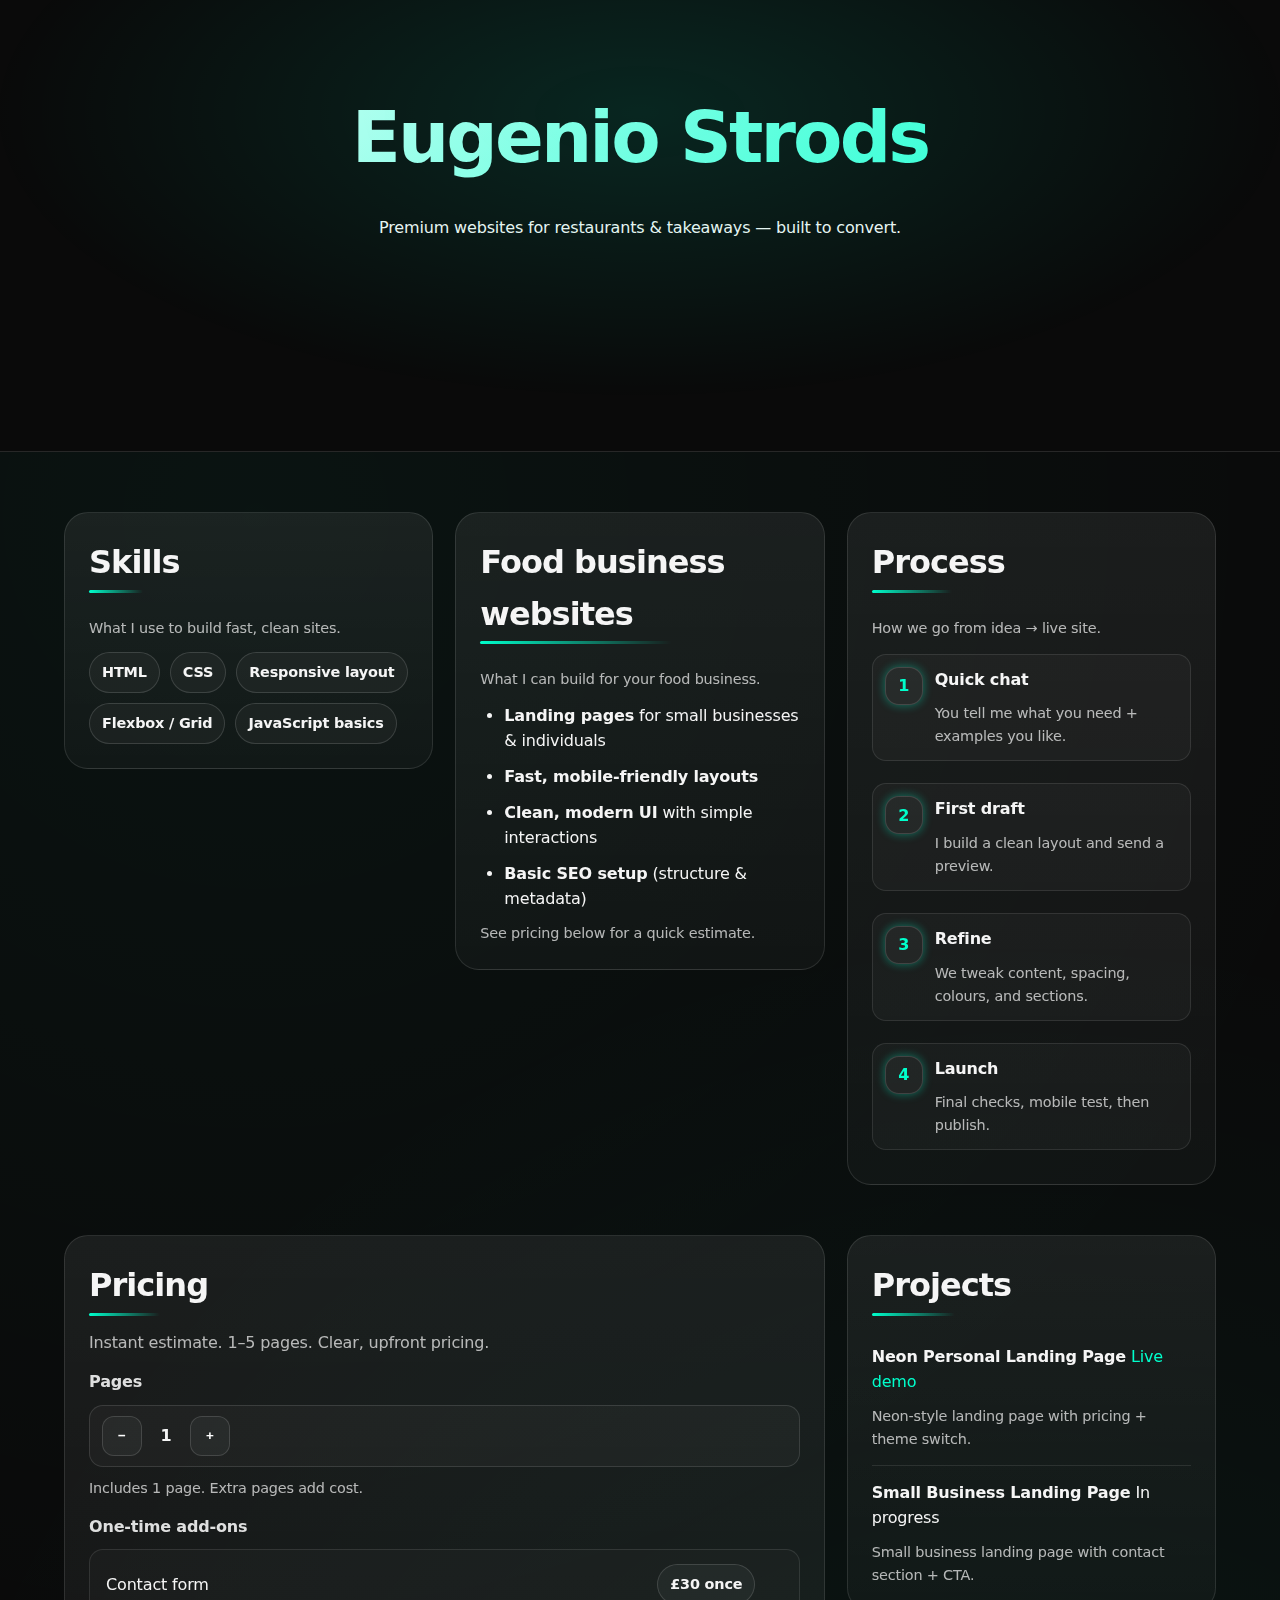
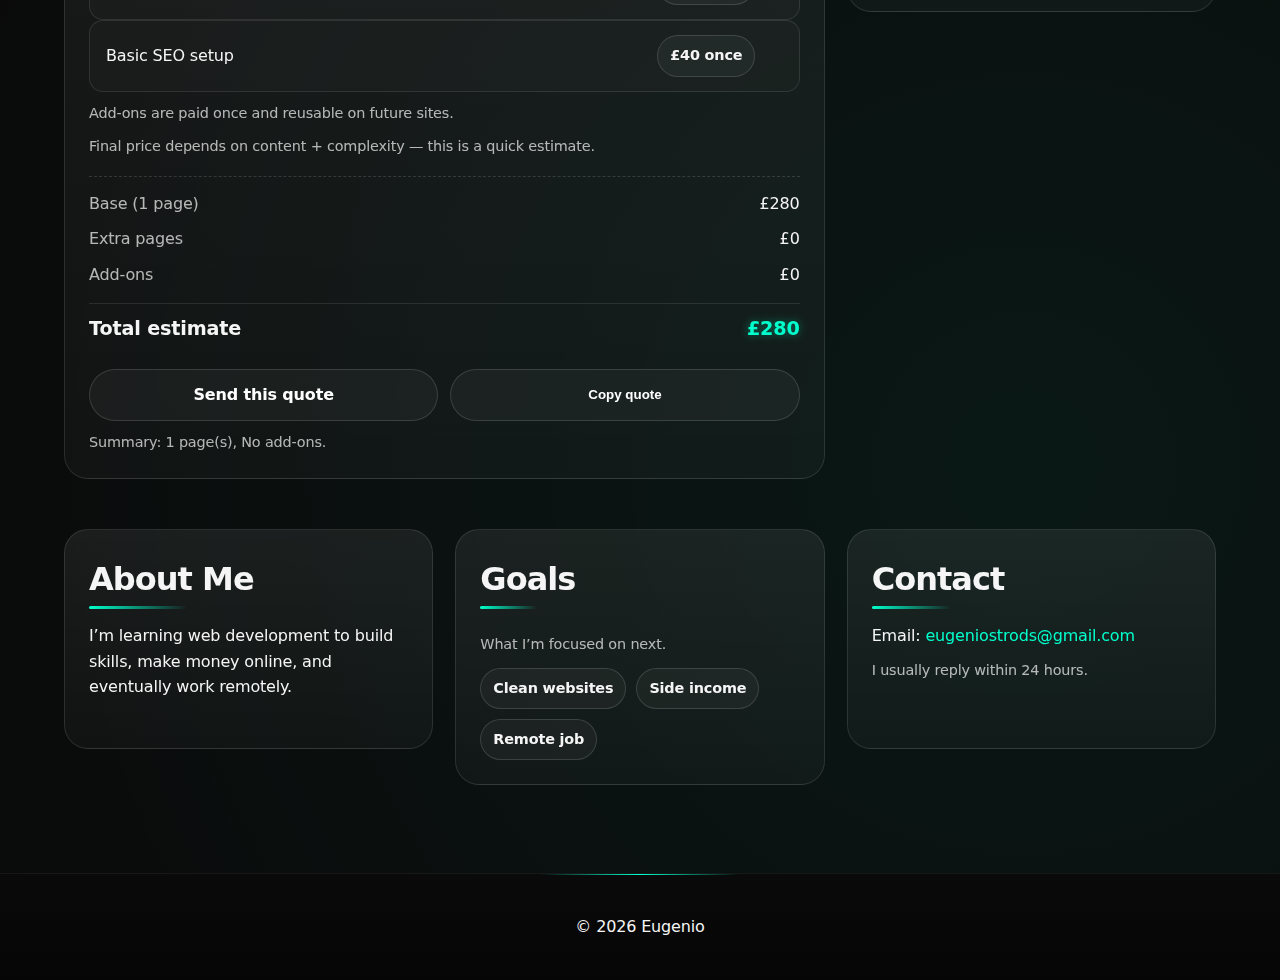
<file: index.html>
<!DOCTYPE html>
<html lang="en">
<head>
  <meta name="viewport" content="width=device-width, initial-scale=1.0">
  <meta charset="UTF-8">
  <title>Eugenio Strods | Learning Web Dev</title>

  <link rel="preconnect" href="https://fonts.googleapis.com">
  <link rel="preconnect" href="https://fonts.gstatic.com" crossorigin>
  <link href="https://fonts.googleapis.com/css2?family=Inter+Tight:wght@400;500;600;700&display=swap" rel="stylesheet">

  <link rel="stylesheet" href="assets/css/themes.css">
  <link rel="stylesheet" href="assets/css/base.css">
  <link rel="stylesheet" href="assets/css/components.css">
  <link rel="stylesheet" href="assets/css/sections.css">
</head>


<body>

  <header>
  <h1>Eugenio Strods</h1>
   <p id="heroLine1">Fast, clean landing pages for small businesses — built to convert.</p>
   <p class="muted tiny" id="heroLine2">1–5 pages. Mobile-first. Clean, modern design.</p>
<div class="header-actions">
  <a class="btn" id="heroCta" href="#pricing">Get a quote</a>

  <div class="chips">
    <button type="button" class="chip" id="accentRed">Red Package</button>
    <button type="button" class="chip" id="accentCyan">Cyan Package</button>
  </div>
</div>

</header>

 <main>
  <div class="grid">
   <section class="card">
  <h2>Skills</h2>
  <p class="muted tiny">What I use to build fast, clean sites.</p>

  <div class="pill-list">
    <span class="pill">HTML</span>
    <span class="pill">CSS</span>
    <span class="pill">Responsive layout</span>
    <span class="pill">Flexbox / Grid</span>
    <span class="pill">JavaScript basics</span>
  </div>
</section>

<section class="card">
  <h2 id="servicesTitle">Services</h2>
  <p class="muted tiny" id="servicesTagline">What I can build for you.</p>

  <ul class="service-list">
    <li><strong>Landing pages</strong> for small businesses & individuals</li>
    <li><strong>Fast, mobile-friendly layouts</strong></li>
    <li><strong>Clean, modern UI</strong> with simple interactions</li>
    <li><strong>Basic SEO setup</strong> (structure & metadata)</li>
  </ul>
  <p class="muted tiny">See pricing below for a quick estimate.</p>
</section>

<section class="card">
  <h2>Process</h2>
  <p class="muted tiny">How we go from idea → live site.</p>

  <ol class="process">
    <li>
      <span class="step">1</span>
      <div>
        <strong>Quick chat</strong>
        <p class="muted tiny">You tell me what you need + examples you like.</p>
      </div>
    </li>

    <li>
      <span class="step">2</span>
      <div>
        <strong>First draft</strong>
        <p class="muted tiny">I build a clean layout and send a preview.</p>
      </div>
    </li>

    <li>
      <span class="step">3</span>
      <div>
        <strong>Refine</strong>
        <p class="muted tiny">We tweak content, spacing, colours, and sections.</p>
      </div>
    </li>

    <li>
      <span class="step">4</span>
      <div>
        <strong>Launch</strong>
        <p class="muted tiny">Final checks, mobile test, then publish.</p>
      </div>
    </li>
  </ol>
</section>

<section class="card wide" id="pricing">
  <h2>Pricing</h2>
  <p class="muted">Instant estimate. 1–5 pages. Clear, upfront pricing.</p>

  <div class="field">
    <label class="label">Pages</label>

    <div class="qty">
      <button class="qty-btn" id="minusBtn" type="button" aria-label="Decrease pages">−</button>
      <span class="qty-value" id="pagesValue">1</span>
      <button class="qty-btn" id="plusBtn" type="button" aria-label="Increase pages">+</button>
      <input class="input-hidden" id="pages" type="number" min="1" max="5" value="1">
    </div>
    <p class="muted tiny">Includes 1 page. Extra pages add cost.</p>
  </div>

  <div class="field">
    <label class="label">One-time add-ons</label>

    <label class="check">
  <input type="checkbox" id="contactForm" class="input-hidden">
  <span class="check-label">Contact form</span>
  <span class="pill">£30 once</span>
</label>

<label class="check">
  <input type="checkbox" id="seo" class="input-hidden">
  <span class="check-label">Basic SEO setup</span>
  <span class="pill">£40 once</span>
</label>

    <p class="muted tiny">Add-ons are paid once and reusable on future sites.</p>
    <p class="muted tiny">Final price depends on content + complexity — this is a quick estimate.</p>
  </div>

  <div class="breakdown">
    <div class="row"><span class="muted">Base (1 page)</span><span id="rowBase">£120</span></div>
    <div class="row"><span class="muted">Extra pages</span><span id="rowPages">£0</span></div>
    <div class="row"><span class="muted">Add-ons</span><span id="rowAddons">£0</span></div>
    <div class="row total"><span>Total estimate</span><span id="priceValue">£120</span></div>
  </div>
  <div class="quote-actions">
  <a class="btn" id="sendQuoteBtn" href="#contact">Send this quote</a>
  <button class="btn" id="copyQuoteBtn" type="button">Copy quote</button>
</div>

<p class="muted tiny" id="quoteSummary" style="margin-top:10px;"></p>
</section>

<section class="card">
  <h2>Projects</h2>

  <div class="project">
    <div class="project-top">
      <strong>Neon Personal Landing Page</strong>
      <a class="link" href="https://eugeniostrods.netlify.app/" target="_blank" rel="noreferrer">Live demo</a>
    </div>
    <p class="muted tiny">Neon-style landing page with pricing + theme switch.</p>
  </div>

  <div class="project">
    <div class="project-top">
      <strong>Small Business Landing Page</strong>
      <span class="status">In progress</span>
    </div>
    <p class="muted tiny">Small business landing page with contact section + CTA.</p>
  </div>
</section>


    <section class="card">
      <h2>About Me</h2>
      <p>
        I’m learning web development to build skills,
        make money online, and eventually work remotely.
      </p>
    </section>

    <section class="card">
  <h2>Goals</h2>
  <p class="muted tiny">What I’m focused on next.</p>

  <div class="pill-list">
    <span class="pill">Clean websites</span>
    <span class="pill">Side income</span>
    <span class="pill">Remote job</span>
  </div>
</section>

   
    <section class="card" id="contact">
      <h2>Contact</h2>
      <p>Email: <a class="link" href="mailto:eugeniostrods@gmail.com">eugeniostrods@gmail.com</a></p>
      <p class="muted tiny">I usually reply within 24 hours.</p>
    </section>
 
</div>
</main>


  <footer>
    <p>© 2026 Eugenio</p>
  </footer>

<!-- JS -->
<script src="assets/js/state.js"></script>
<script src="assets/js/pricing.js"></script>
<script src="assets/js/theme.js"></script>
<script src="assets/js/reveal.js"></script>

</body>
</html>
</file>
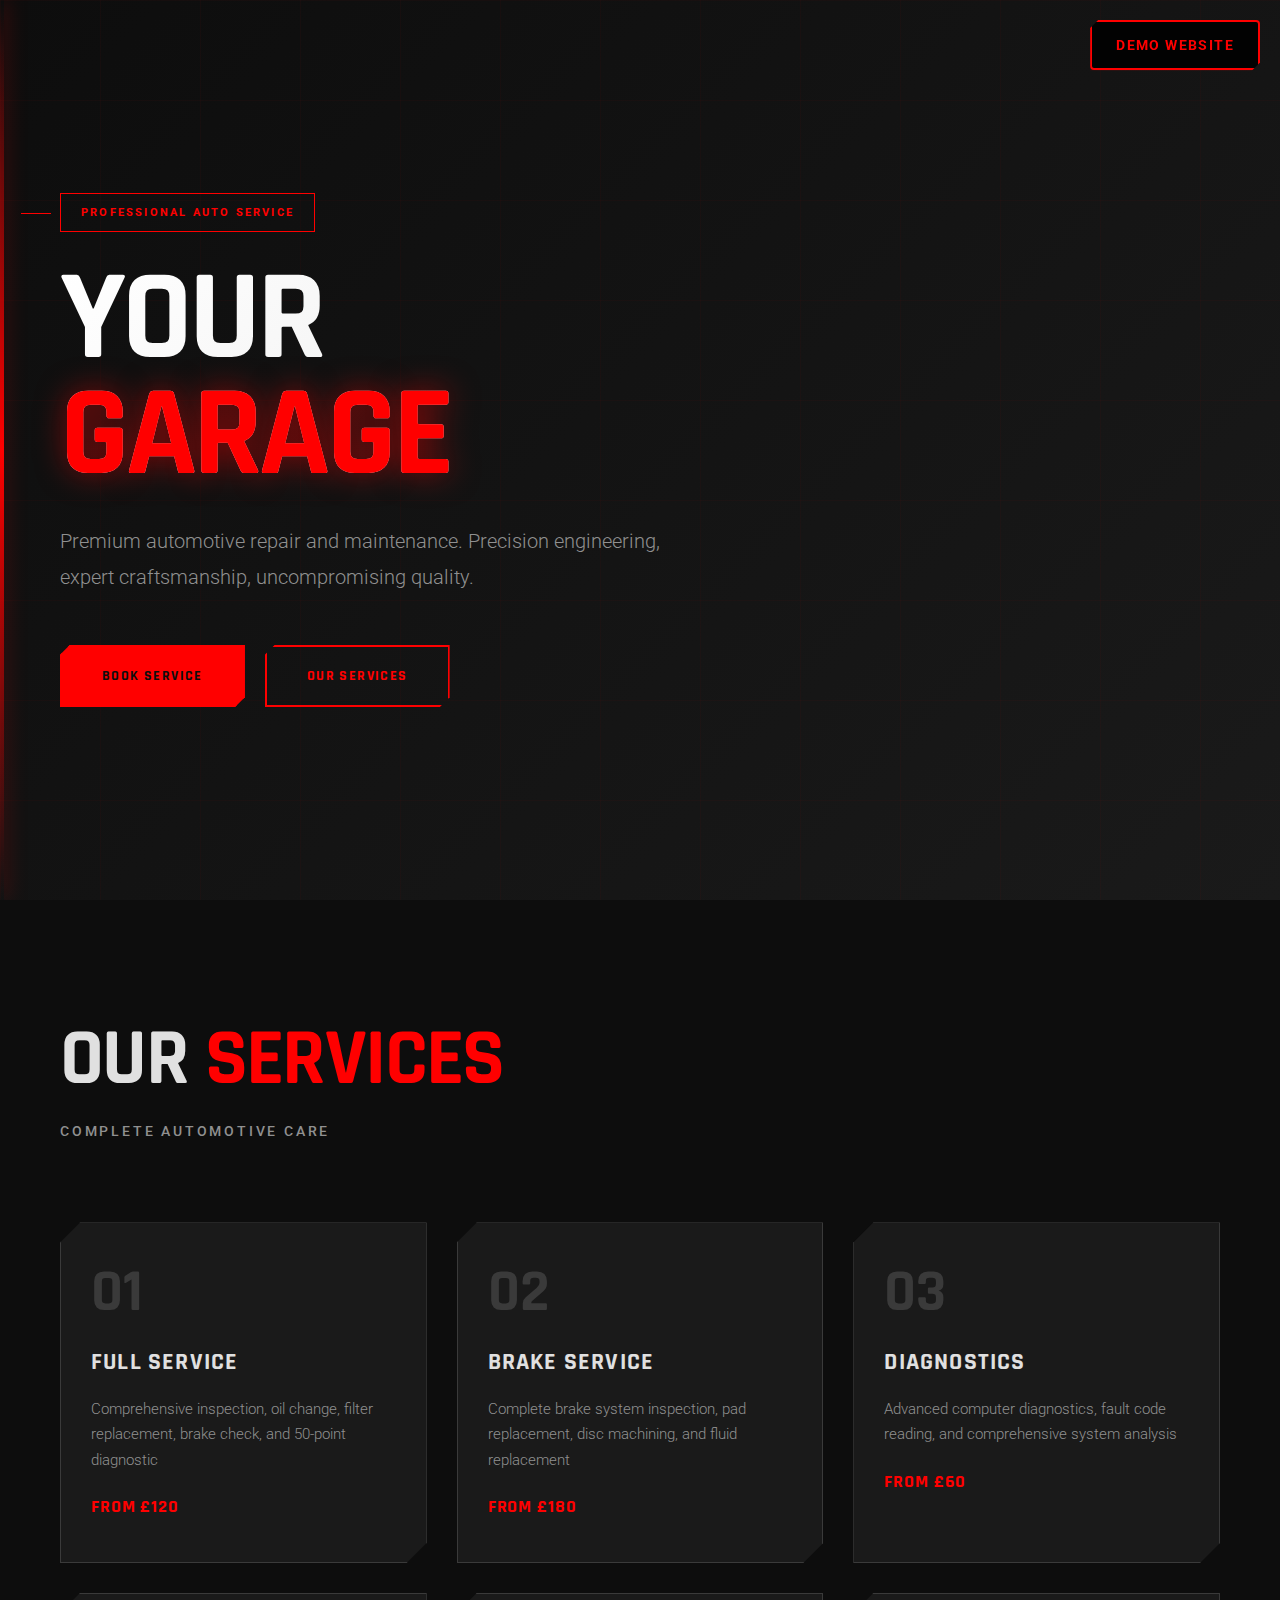
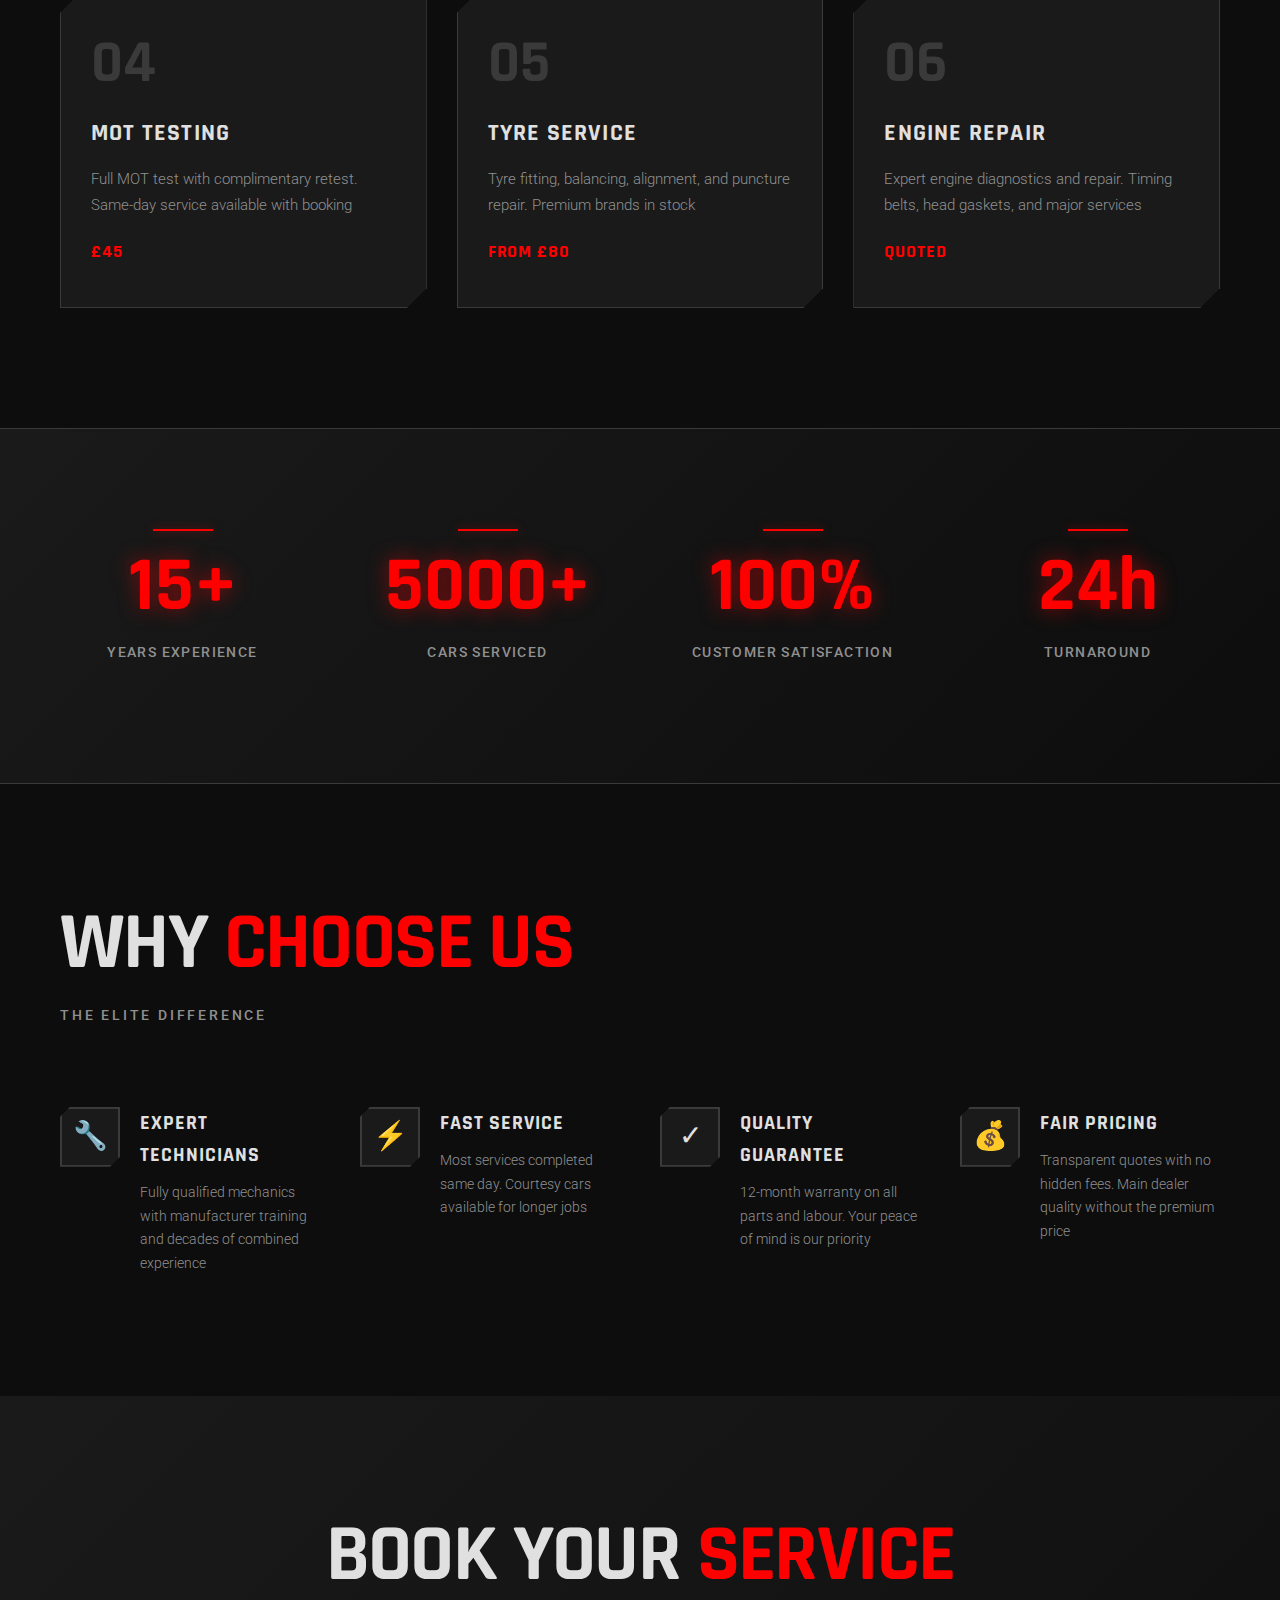
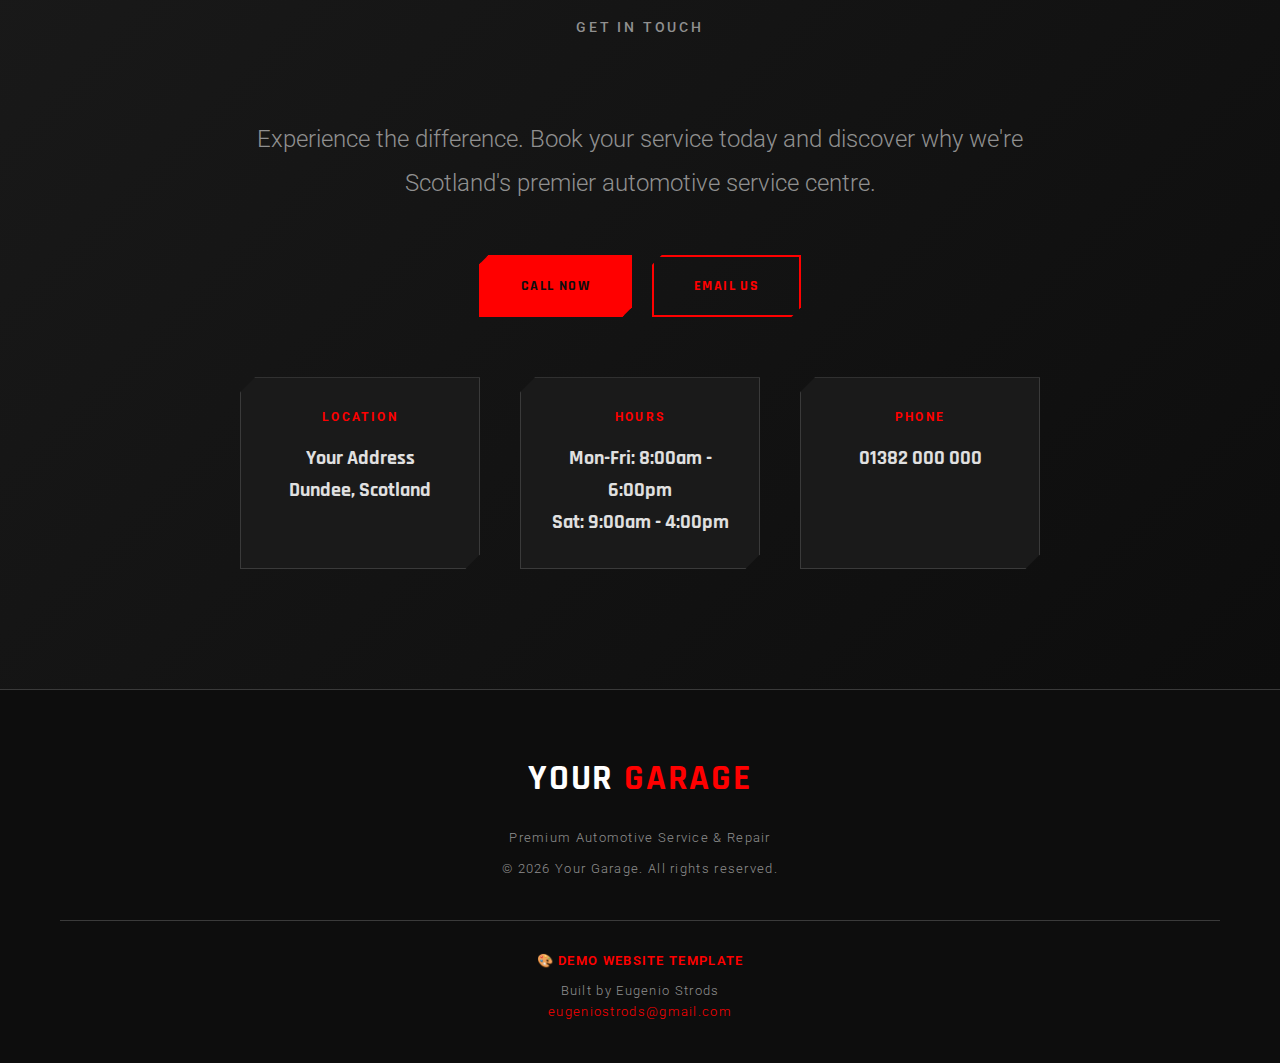
<file: garage-elite-motors.html>
<!DOCTYPE html>
<html lang="en">
<head>
  <meta charset="UTF-8">
  <meta name="viewport" content="width=device-width, initial-scale=1.0">
  <title>Your Garage | Premium Auto Repair & Service</title>
  <meta name="description" content="Professional automotive service and repair. Precision engineering, expert care.">
  
  <link rel="preconnect" href="https://fonts.googleapis.com">
  <link rel="preconnect" href="https://fonts.gstatic.com" crossorigin>
  <link href="https://fonts.googleapis.com/css2?family=Rajdhani:wght@300;400;500;600;700&family=Roboto:wght@300;400;500;700&display=swap" rel="stylesheet">
  
  <style>
    :root {
      --red: #FF0000;
      --red-dark: #CC0000;
      --red-glow: rgba(255, 0, 0, 0.5);
      --black: #0D0D0D;
      --gray-dark: #1A1A1A;
      --gray: #2A2A2A;
      --gray-light: #3A3A3A;
      --white: #FFFFFF;
      --text: #E0E0E0;
      --text-muted: #909090;
    }
    
    * {
      margin: 0;
      padding: 0;
      box-sizing: border-box;
    }
    
    body {
      font-family: 'Roboto', sans-serif;
      background: var(--black);
      color: var(--text);
      line-height: 1.6;
      overflow-x: hidden;
    }
    
    h1, h2, h3 {
      font-family: 'Rajdhani', sans-serif;
      font-weight: 700;
      letter-spacing: -0.02em;
      text-transform: uppercase;
    }
    
    /* Hero Section */
    .hero {
      position: relative;
      height: 100vh;
      display: flex;
      align-items: center;
      overflow: hidden;
      background: linear-gradient(135deg, var(--black) 0%, var(--gray-dark) 100%);
    }
    
    /* Dynamic grid background */
    .hero::before {
      content: '';
      position: absolute;
      inset: 0;
      background-image: 
        linear-gradient(rgba(255,0,0,0.03) 1px, transparent 1px),
        linear-gradient(90deg, rgba(255,0,0,0.03) 1px, transparent 1px);
      background-size: 100px 100px;
      animation: gridPulse 4s ease-in-out infinite;
      z-index: 1;
    }
    
    @keyframes gridPulse {
      0%, 100% { opacity: 0.3; }
      50% { opacity: 0.6; }
    }
    
    /* Red accent line */
    .hero::after {
      content: '';
      position: absolute;
      top: 0;
      left: 0;
      width: 4px;
      height: 100%;
      background: linear-gradient(to bottom, transparent, var(--red), transparent);
      box-shadow: 0 0 20px var(--red-glow);
      animation: scanline 3s ease-in-out infinite;
    }
    
    @keyframes scanline {
      0%, 100% { transform: translateY(-100%); }
      50% { transform: translateY(100%); }
    }
    
    .hero-content {
      position: relative;
      z-index: 2;
      max-width: 1400px;
      margin: 0 auto;
      padding: 0 60px;
      width: 100%;
    }
    
    .hero-badge {
      display: inline-block;
      padding: 10px 20px;
      border: 1px solid var(--red);
      color: var(--red);
      font-size: 11px;
      font-weight: 700;
      letter-spacing: 0.2em;
      text-transform: uppercase;
      margin-bottom: 30px;
      animation: slideInLeft 0.8s ease-out;
      position: relative;
    }
    
    .hero-badge::before {
      content: '';
      position: absolute;
      top: 50%;
      left: -40px;
      width: 30px;
      height: 1px;
      background: var(--red);
    }
    
    @keyframes slideInLeft {
      from {
        opacity: 0;
        transform: translateX(-50px);
      }
      to {
        opacity: 1;
        transform: translateX(0);
      }
    }
    
    .hero-title {
      font-size: clamp(50px, 10vw, 140px);
      font-weight: 700;
      line-height: 0.9;
      margin-bottom: 30px;
      letter-spacing: -0.03em;
      animation: slideInLeft 1s ease-out 0.2s both;
    }
    
    .hero-title span {
      display: block;
      background: linear-gradient(135deg, var(--white) 0%, var(--text) 100%);
      -webkit-background-clip: text;
      -webkit-text-fill-color: transparent;
      background-clip: text;
    }
    
    .hero-title .highlight {
      color: var(--red);
      -webkit-text-fill-color: var(--red);
      text-shadow: 0 0 30px var(--red-glow);
    }
    
    .hero-description {
      font-size: clamp(16px, 2vw, 20px);
      font-weight: 300;
      max-width: 600px;
      margin-bottom: 50px;
      line-height: 1.8;
      color: var(--text-muted);
      animation: slideInLeft 1.2s ease-out 0.4s both;
    }
    
    /* Sharp buttons */
    .btn-group {
      display: flex;
      gap: 20px;
      flex-wrap: wrap;
      animation: slideInLeft 1.4s ease-out 0.6s both;
    }
    
    .btn {
      display: inline-block;
      padding: 18px 40px;
      font-family: 'Rajdhani', sans-serif;
      font-size: 14px;
      font-weight: 700;
      letter-spacing: 0.1em;
      text-transform: uppercase;
      text-decoration: none;
      background: transparent;
      border: 2px solid var(--red);
      color: var(--red);
      clip-path: polygon(10px 0, 100% 0, 100% calc(100% - 10px), calc(100% - 10px) 100%, 0 100%, 0 10px);
      position: relative;
      overflow: hidden;
      transition: all 0.3s cubic-bezier(0.4, 0, 0.2, 1);
    }
    
    .btn::before {
      content: '';
      position: absolute;
      top: 0;
      left: -100%;
      width: 100%;
      height: 100%;
      background: var(--red);
      transition: left 0.3s cubic-bezier(0.4, 0, 0.2, 1);
      z-index: -1;
    }
    
    .btn:hover::before {
      left: 0;
    }
    
    .btn:hover {
      color: var(--black);
      transform: translateX(5px);
      box-shadow: 0 0 30px var(--red-glow);
    }
    
    .btn-primary {
      background: var(--red);
      color: var(--black);
    }
    
    .btn-primary::before {
      background: var(--black);
    }
    
    .btn-primary:hover {
      color: var(--red);
      border-color: var(--red);
    }
    
    /* Services Section */
    .section {
      padding: 120px 60px;
      max-width: 1400px;
      margin: 0 auto;
      position: relative;
    }
    
    .section-header {
      margin-bottom: 80px;
    }
    
    .section-title {
      font-size: clamp(40px, 7vw, 80px);
      font-weight: 700;
      margin-bottom: 20px;
      line-height: 1;
    }
    
    .section-title span {
      color: var(--red);
    }
    
    .section-subtitle {
      font-size: 14px;
      font-weight: 500;
      letter-spacing: 0.2em;
      text-transform: uppercase;
      color: var(--text-muted);
    }
    
    /* Services Grid */
    .services-grid {
      display: grid;
      grid-template-columns: repeat(auto-fit, minmax(300px, 1fr));
      gap: 30px;
    }
    
    .service-card {
      background: var(--gray-dark);
      border: 1px solid var(--gray-light);
      clip-path: polygon(20px 0, 100% 0, 100% calc(100% - 20px), calc(100% - 20px) 100%, 0 100%, 0 20px);
      padding: 40px 30px;
      position: relative;
      overflow: hidden;
      transition: all 0.4s cubic-bezier(0.4, 0, 0.2, 1);
    }
    
    .service-card::before {
      content: '';
      position: absolute;
      top: 0;
      right: 0;
      width: 2px;
      height: 0;
      background: var(--red);
      transition: height 0.4s cubic-bezier(0.4, 0, 0.2, 1);
    }
    
    .service-card:hover {
      transform: translateY(-10px);
      border-color: var(--red);
      box-shadow: 0 20px 60px rgba(0, 0, 0, 0.5);
    }
    
    .service-card:hover::before {
      height: 100%;
      box-shadow: 0 0 20px var(--red-glow);
    }
    
    .service-number {
      font-family: 'Rajdhani', sans-serif;
      font-size: 60px;
      font-weight: 700;
      color: var(--gray-light);
      line-height: 1;
      margin-bottom: 20px;
      transition: all 0.4s ease;
    }
    
    .service-card:hover .service-number {
      color: var(--red);
      text-shadow: 0 0 20px var(--red-glow);
    }
    
    .service-title {
      font-size: 24px;
      font-weight: 700;
      margin-bottom: 15px;
      text-transform: uppercase;
      letter-spacing: 0.05em;
    }
    
    .service-description {
      font-size: 15px;
      font-weight: 300;
      line-height: 1.7;
      color: var(--text-muted);
    }
    
    .service-price {
      font-family: 'Rajdhani', sans-serif;
      font-size: 18px;
      font-weight: 700;
      color: var(--red);
      margin-top: 20px;
      letter-spacing: 0.05em;
    }
    
    /* Stats Section */
    .stats-section {
      background: linear-gradient(135deg, var(--gray-dark) 0%, var(--black) 100%);
      border-top: 1px solid var(--gray-light);
      border-bottom: 1px solid var(--gray-light);
    }
    
    .stats-grid {
      display: grid;
      grid-template-columns: repeat(auto-fit, minmax(200px, 1fr));
      gap: 60px;
      text-align: center;
    }
    
    .stat {
      position: relative;
    }
    
    .stat::before {
      content: '';
      position: absolute;
      top: -20px;
      left: 50%;
      transform: translateX(-50%);
      width: 60px;
      height: 2px;
      background: var(--red);
      box-shadow: 0 0 10px var(--red-glow);
    }
    
    .stat-number {
      font-family: 'Rajdhani', sans-serif;
      font-size: clamp(50px, 6vw, 80px);
      font-weight: 700;
      color: var(--red);
      line-height: 1;
      margin-bottom: 15px;
      text-shadow: 0 0 20px var(--red-glow);
    }
    
    .stat-label {
      font-size: 14px;
      font-weight: 500;
      letter-spacing: 0.1em;
      text-transform: uppercase;
      color: var(--text-muted);
    }
    
    /* Why Choose Section */
    .why-choose {
      background: var(--black);
    }
    
    .features-grid {
      display: grid;
      grid-template-columns: repeat(auto-fit, minmax(250px, 1fr));
      gap: 40px;
    }
    
    .feature {
      position: relative;
      padding-left: 80px;
    }
    
    .feature-icon {
      position: absolute;
      left: 0;
      top: 0;
      width: 60px;
      height: 60px;
      display: flex;
      align-items: center;
      justify-content: center;
      font-size: 28px;
      background: var(--gray-dark);
      border: 2px solid var(--gray-light);
      clip-path: polygon(10px 0, 100% 0, 100% calc(100% - 10px), calc(100% - 10px) 100%, 0 100%, 0 10px);
      transition: all 0.3s ease;
    }
    
    .feature:hover .feature-icon {
      background: var(--red);
      border-color: var(--red);
      box-shadow: 0 0 20px var(--red-glow);
    }
    
    .feature-title {
      font-size: 20px;
      font-weight: 700;
      margin-bottom: 10px;
      text-transform: uppercase;
      letter-spacing: 0.05em;
    }
    
    .feature-description {
      font-size: 14px;
      font-weight: 300;
      line-height: 1.7;
      color: var(--text-muted);
    }
    
    /* Contact Section */
    .contact-section {
      background: linear-gradient(135deg, var(--gray-dark) 0%, var(--black) 100%);
      text-align: center;
    }
    
    .contact-content {
      max-width: 800px;
      margin: 0 auto;
    }
    
    .contact-text {
      font-size: clamp(18px, 2vw, 24px);
      font-weight: 300;
      line-height: 1.8;
      margin-bottom: 50px;
      color: var(--text-muted);
    }
    
    .contact-grid {
      display: grid;
      grid-template-columns: repeat(auto-fit, minmax(200px, 1fr));
      gap: 40px;
      margin-top: 60px;
    }
    
    .contact-item {
      padding: 30px 20px;
      background: var(--gray-dark);
      border: 1px solid var(--gray-light);
      clip-path: polygon(15px 0, 100% 0, 100% calc(100% - 15px), calc(100% - 15px) 100%, 0 100%, 0 15px);
      transition: all 0.3s ease;
    }
    
    .contact-item:hover {
      border-color: var(--red);
      transform: translateY(-5px);
    }
    
    .contact-label {
      font-size: 12px;
      font-weight: 700;
      letter-spacing: 0.2em;
      text-transform: uppercase;
      color: var(--red);
      margin-bottom: 15px;
    }
    
    .contact-value {
      font-family: 'Rajdhani', sans-serif;
      font-size: 20px;
      font-weight: 700;
      color: var(--text);
      text-decoration: none;
      display: block;
      transition: all 0.3s ease;
    }
    
    .contact-value:hover {
      color: var(--red);
    }
    
    /* Footer */
    footer {
      background: var(--black);
      padding: 60px 60px 40px;
      border-top: 1px solid var(--gray-light);
    }
    
    .footer-content {
      max-width: 1400px;
      margin: 0 auto;
      text-align: center;
    }
    
    .footer-logo {
      font-family: 'Rajdhani', sans-serif;
      font-size: 36px;
      font-weight: 700;
      color: var(--white);
      margin-bottom: 20px;
      text-transform: uppercase;
      letter-spacing: 0.05em;
    }
    
    .footer-logo span {
      color: var(--red);
    }
    
    .footer-text {
      font-size: 13px;
      font-weight: 300;
      color: var(--text-muted);
      letter-spacing: 0.1em;
    }
    
    /* Responsive */
    @media (max-width: 768px) {
      .hero-content,
      .section {
        padding-left: 30px;
        padding-right: 30px;
      }
      
      .hero {
        height: 90vh;
      }
      
      .section {
        padding-top: 80px;
        padding-bottom: 80px;
      }
      
      .btn-group {
        flex-direction: column;
      }
      
      .btn {
        width: 100%;
        text-align: center;
      }
      
      footer {
        padding: 40px 30px;
      }
    }
    
    /* Reduced Motion */
    @media (prefers-reduced-motion: reduce) {
      *,
      *::before,
      *::after {
        animation-duration: 0.01ms !important;
        animation-iteration-count: 1 !important;
        transition-duration: 0.01ms !important;
      }
    }
    
    /* Demo Badge */
    .demo-badge {
      position: fixed;
      top: 20px;
      right: 20px;
      background: rgba(0, 0, 0, 0.9);
      backdrop-filter: blur(10px);
      border: 2px solid var(--red);
      padding: 12px 24px;
      border-radius: 4px;
      z-index: 1000;
      font-size: 14px;
      font-weight: 700;
      color: var(--red);
      text-transform: uppercase;
      letter-spacing: 0.1em;
      box-shadow: 0 4px 20px rgba(255, 0, 0, 0.3);
      clip-path: polygon(8px 0, 100% 0, 100% calc(100% - 8px), calc(100% - 8px) 100%, 0 100%, 0 8px);
    }
    
    @media (max-width: 768px) {
      .demo-badge {
        top: 10px;
        right: 10px;
        padding: 8px 16px;
        font-size: 11px;
      }
    }
  </style>
</head>
<body>

  <!-- Demo Badge -->
  <div class="demo-badge">DEMO WEBSITE</div>

  <!-- Hero Section -->
  <section class="hero">
    <div class="hero-content">
      <div class="hero-badge">Professional Auto Service</div>
      <h1 class="hero-title">
        <span>YOUR</span>
        <span class="highlight">GARAGE</span>
      </h1>
      <p class="hero-description">
        Premium automotive repair and maintenance. Precision engineering, expert craftsmanship, uncompromising quality.
      </p>
      <div class="btn-group">
        <a href="tel:01382000000" class="btn btn-primary">Book Service</a>
        <a href="#services" class="btn">Our Services</a>
      </div>
    </div>
  </section>

  <!-- Services Section -->
  <section id="services" class="section">
    <div class="section-header">
      <h2 class="section-title">OUR <span>SERVICES</span></h2>
      <p class="section-subtitle">Complete Automotive Care</p>
    </div>
    
    <div class="services-grid">
      <div class="service-card">
        <div class="service-number">01</div>
        <h3 class="service-title">Full Service</h3>
        <p class="service-description">
          Comprehensive inspection, oil change, filter replacement, brake check, and 50-point diagnostic
        </p>
        <div class="service-price">FROM £120</div>
      </div>
      
      <div class="service-card">
        <div class="service-number">02</div>
        <h3 class="service-title">Brake Service</h3>
        <p class="service-description">
          Complete brake system inspection, pad replacement, disc machining, and fluid replacement
        </p>
        <div class="service-price">FROM £180</div>
      </div>
      
      <div class="service-card">
        <div class="service-number">03</div>
        <h3 class="service-title">Diagnostics</h3>
        <p class="service-description">
          Advanced computer diagnostics, fault code reading, and comprehensive system analysis
        </p>
        <div class="service-price">FROM £60</div>
      </div>
      
      <div class="service-card">
        <div class="service-number">04</div>
        <h3 class="service-title">MOT Testing</h3>
        <p class="service-description">
          Full MOT test with complimentary retest. Same-day service available with booking
        </p>
        <div class="service-price">£45</div>
      </div>
      
      <div class="service-card">
        <div class="service-number">05</div>
        <h3 class="service-title">Tyre Service</h3>
        <p class="service-description">
          Tyre fitting, balancing, alignment, and puncture repair. Premium brands in stock
        </p>
        <div class="service-price">FROM £80</div>
      </div>
      
      <div class="service-card">
        <div class="service-number">06</div>
        <h3 class="service-title">Engine Repair</h3>
        <p class="service-description">
          Expert engine diagnostics and repair. Timing belts, head gaskets, and major services
        </p>
        <div class="service-price">QUOTED</div>
      </div>
    </div>
  </section>

  <!-- Stats Section -->
  <section class="section stats-section">
    <div class="stats-grid">
      <div class="stat">
        <div class="stat-number">15+</div>
        <div class="stat-label">Years Experience</div>
      </div>
      
      <div class="stat">
        <div class="stat-number">5000+</div>
        <div class="stat-label">Cars Serviced</div>
      </div>
      
      <div class="stat">
        <div class="stat-number">100%</div>
        <div class="stat-label">Customer Satisfaction</div>
      </div>
      
      <div class="stat">
        <div class="stat-number">24h</div>
        <div class="stat-label">Turnaround</div>
      </div>
    </div>
  </section>

  <!-- Why Choose Section -->
  <section class="section why-choose">
    <div class="section-header">
      <h2 class="section-title">WHY <span>CHOOSE US</span></h2>
      <p class="section-subtitle">The Elite Difference</p>
    </div>
    
    <div class="features-grid">
      <div class="feature">
        <div class="feature-icon">🔧</div>
        <h3 class="feature-title">Expert Technicians</h3>
        <p class="feature-description">
          Fully qualified mechanics with manufacturer training and decades of combined experience
        </p>
      </div>
      
      <div class="feature">
        <div class="feature-icon">⚡</div>
        <h3 class="feature-title">Fast Service</h3>
        <p class="feature-description">
          Most services completed same day. Courtesy cars available for longer jobs
        </p>
      </div>
      
      <div class="feature">
        <div class="feature-icon">✓</div>
        <h3 class="feature-title">Quality Guarantee</h3>
        <p class="feature-description">
          12-month warranty on all parts and labour. Your peace of mind is our priority
        </p>
      </div>
      
      <div class="feature">
        <div class="feature-icon">💰</div>
        <h3 class="feature-title">Fair Pricing</h3>
        <p class="feature-description">
          Transparent quotes with no hidden fees. Main dealer quality without the premium price
        </p>
      </div>
    </div>
  </section>

  <!-- Contact Section -->
  <section class="section contact-section">
    <div class="contact-content">
      <div class="section-header">
        <h2 class="section-title">BOOK YOUR <span>SERVICE</span></h2>
        <p class="section-subtitle">Get In Touch</p>
      </div>
      
      <p class="contact-text">
        Experience the difference. Book your service today and discover why we're Scotland's premier automotive service centre.
      </p>
      
      <div class="btn-group" style="justify-content: center;">
        <a href="tel:01382000000" class="btn btn-primary">Call Now</a>
        <a href="mailto:info@yourgarage.co.uk" class="btn">Email Us</a>
      </div>
      
      <div class="contact-grid">
        <div class="contact-item">
          <div class="contact-label">Location</div>
          <a href="https://maps.google.com" target="_blank" class="contact-value">
            Your Address<br>Dundee, Scotland
          </a>
        </div>
        
        <div class="contact-item">
          <div class="contact-label">Hours</div>
          <div class="contact-value">
            Mon-Fri: 8:00am - 6:00pm<br>
            Sat: 9:00am - 4:00pm
          </div>
        </div>
        
        <div class="contact-item">
          <div class="contact-label">Phone</div>
          <a href="tel:01382000000" class="contact-value">
            01382 000 000
          </a>
        </div>
      </div>
    </div>
  </section>

  <!-- Footer -->
  <footer>
    <div class="footer-content">
      <div class="footer-logo">YOUR <span>GARAGE</span></div>
      <p class="footer-text">Premium Automotive Service & Repair</p>
      <p class="footer-text" style="margin-top: 10px;">© 2026 Your Garage. All rights reserved.</p>
      <div style="margin-top: 40px; padding-top: 30px; border-top: 1px solid var(--gray-light);">
        <p class="footer-text" style="color: var(--red); font-weight: 600;">🎨 DEMO WEBSITE TEMPLATE</p>
        <p class="footer-text" style="margin-top: 10px;">Built by Eugenio Strods</p>
        <p class="footer-text"><a href="mailto:eugeniostrods@gmail.com" style="color: var(--red); text-decoration: none;">eugeniostrods@gmail.com</a></p>
      </div>
    </div>
  </footer>

</body>
</html>
</file>
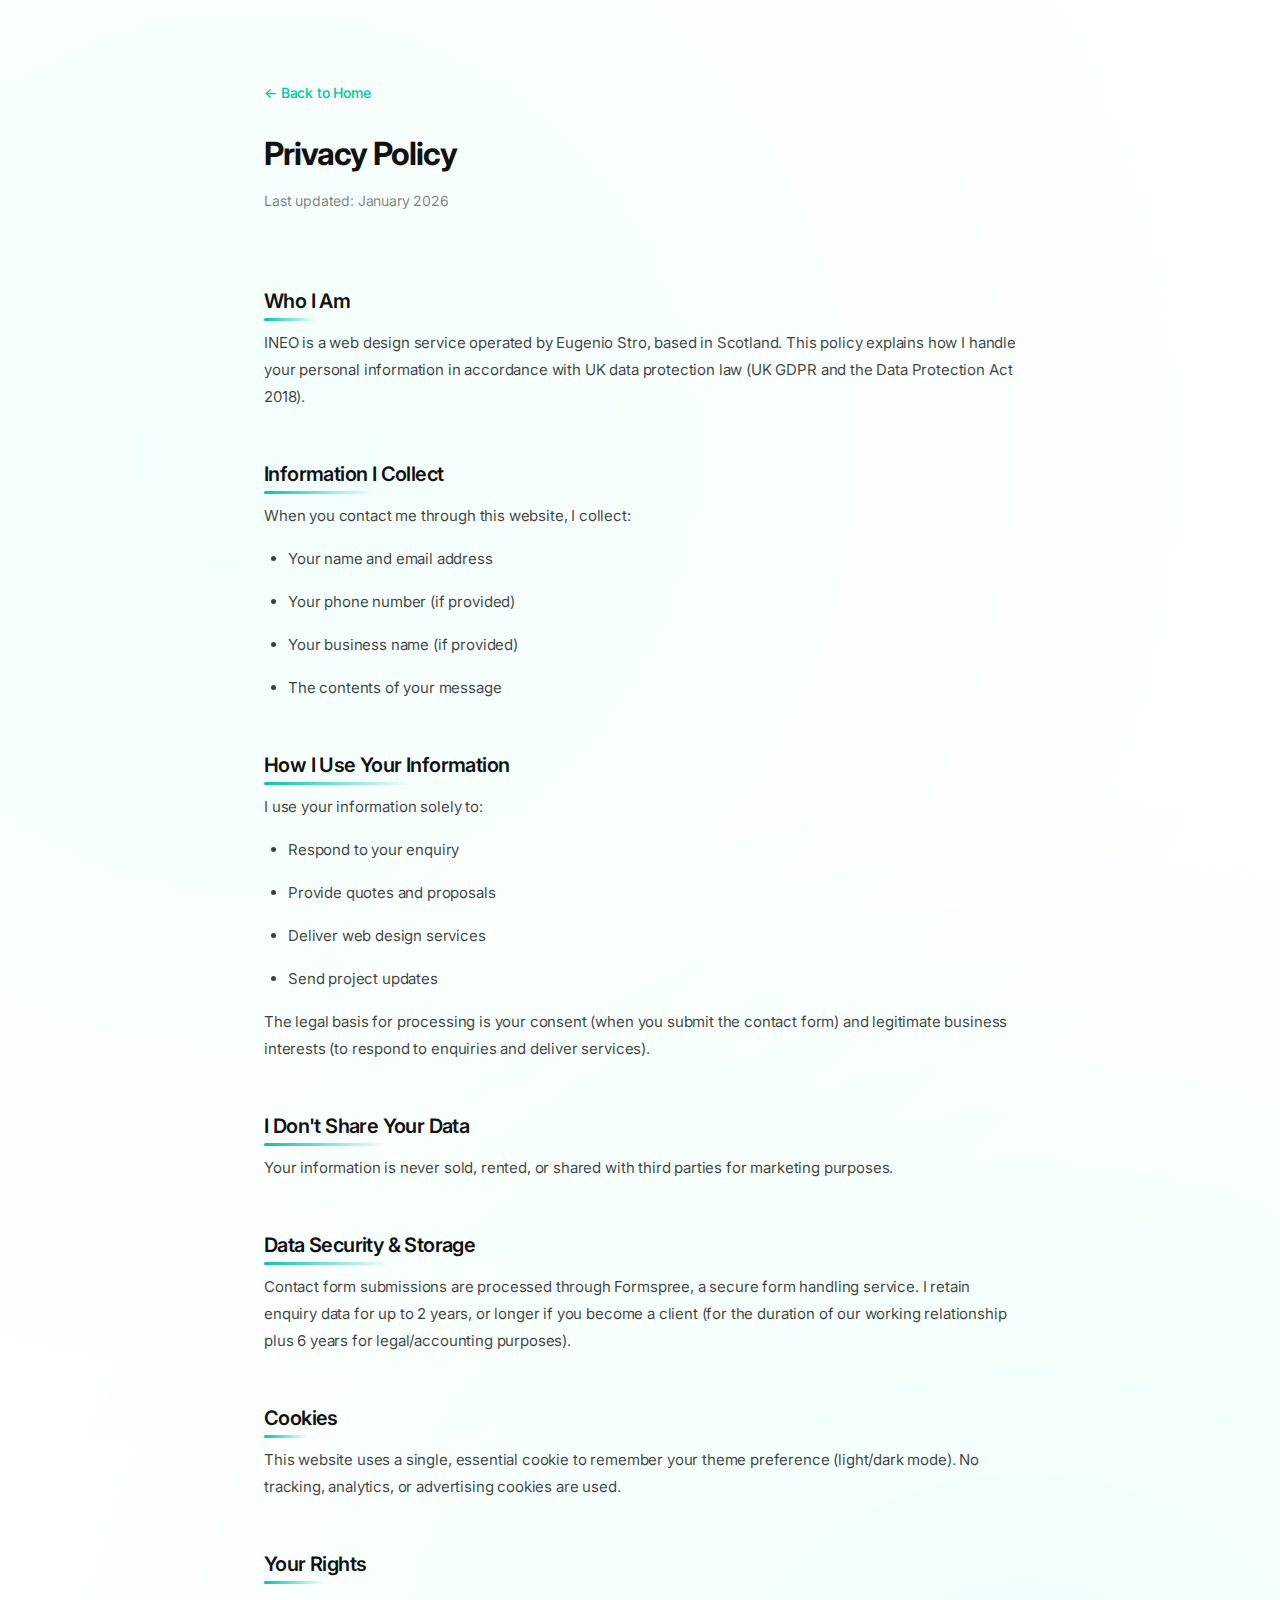
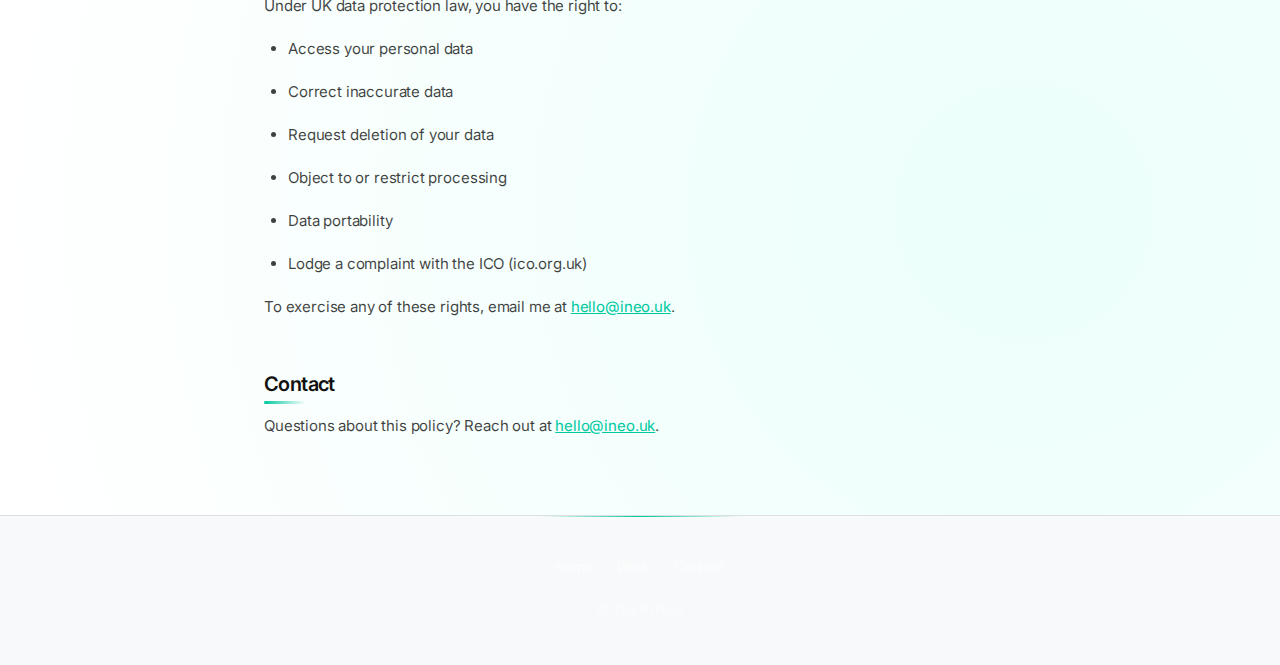
<file: privacy.html>
<!DOCTYPE html>
<html lang="en" data-theme="dark">
<head>
  <meta name="theme-color" content="#00ffcc">
  <meta name="viewport" content="width=device-width, initial-scale=1.0">
  <meta charset="UTF-8">
  <title>Privacy Policy | INEO</title>
  <meta name="description" content="Privacy policy for INEO web design services.">

  <link rel="icon" type="image/svg+xml" href="assets/images/brand/ineo-favicon.svg">
  <link rel="preconnect" href="https://fonts.googleapis.com">
  <link rel="preconnect" href="https://fonts.gstatic.com" crossorigin>
  <link href="https://fonts.googleapis.com/css2?family=Inter:wght@400;500;600;700&display=swap" rel="stylesheet">

  <link rel="stylesheet" href="assets/css/themes.css">
  <link rel="stylesheet" href="assets/css/base.css">
  <link rel="stylesheet" href="assets/css/components.css">
  <link rel="stylesheet" href="assets/css/sections.css">

  <style>
    * { font-family: "Inter", system-ui, sans-serif !important; }
    
    .legal-page {
      max-width: 800px;
      margin: 0 auto;
      padding: 80px 24px 60px;
    }
    
    .legal-page h1 {
      font-size: 32px;
      font-weight: 700;
      margin-bottom: 8px;
      color: var(--text-primary);
    }
    
    .legal-page .updated {
      color: var(--text-muted);
      font-size: 14px;
      margin-bottom: 40px;
    }
    
    .legal-page h2 {
      font-size: 20px;
      font-weight: 600;
      margin: 32px 0 12px;
      color: var(--text-primary);
    }
    
    .legal-page p, .legal-page li {
      color: var(--text-secondary);
      line-height: 1.8;
      font-size: 15px;
      margin-bottom: 16px;
    }
    
    .legal-page ul {
      padding-left: 24px;
      margin-bottom: 16px;
    }
    
    .back-link {
      display: inline-flex;
      align-items: center;
      gap: 8px;
      color: var(--accent-color);
      text-decoration: none;
      font-size: 14px;
      font-weight: 500;
      margin-bottom: 24px;
    }
    
    .back-link:hover {
      text-decoration: underline;
    }
  </style>
</head>
<body>
  <div class="legal-page">
    <a href="index.html" class="back-link">← Back to Home</a>
    
    <h1>Privacy Policy</h1>
    <p class="updated">Last updated: January 2026</p>

    <h2>Who I Am</h2>
    <p>INEO is a web design service operated by Eugenio Stro, based in Scotland. This policy explains how I handle your personal information in accordance with UK data protection law (UK GDPR and the Data Protection Act 2018).</p>

    <h2>Information I Collect</h2>
    <p>When you contact me through this website, I collect:</p>
    <ul>
      <li>Your name and email address</li>
      <li>Your phone number (if provided)</li>
      <li>Your business name (if provided)</li>
      <li>The contents of your message</li>
    </ul>

    <h2>How I Use Your Information</h2>
    <p>I use your information solely to:</p>
    <ul>
      <li>Respond to your enquiry</li>
      <li>Provide quotes and proposals</li>
      <li>Deliver web design services</li>
      <li>Send project updates</li>
    </ul>
    <p>The legal basis for processing is your consent (when you submit the contact form) and legitimate business interests (to respond to enquiries and deliver services).</p>

    <h2>I Don't Share Your Data</h2>
    <p>Your information is never sold, rented, or shared with third parties for marketing purposes.</p>

    <h2>Data Security & Storage</h2>
    <p>Contact form submissions are processed through Formspree, a secure form handling service. I retain enquiry data for up to 2 years, or longer if you become a client (for the duration of our working relationship plus 6 years for legal/accounting purposes).</p>

    <h2>Cookies</h2>
    <p>This website uses a single, essential cookie to remember your theme preference (light/dark mode). No tracking, analytics, or advertising cookies are used.</p>

    <h2>Your Rights</h2>
    <p>Under UK data protection law, you have the right to:</p>
    <ul>
      <li>Access your personal data</li>
      <li>Correct inaccurate data</li>
      <li>Request deletion of your data</li>
      <li>Object to or restrict processing</li>
      <li>Data portability</li>
      <li>Lodge a complaint with the ICO (ico.org.uk)</li>
    </ul>
    <p>To exercise any of these rights, email me at <a href="mailto:hello@ineo.uk" style="color: var(--accent-color);">hello@ineo.uk</a>.</p>

    <h2>Contact</h2>
    <p>Questions about this policy? Reach out at <a href="mailto:hello@ineo.uk" style="color: var(--accent-color);">hello@ineo.uk</a>.</p>
  </div>

  <footer>
    <div class="footer-content">
      <nav class="footer-nav">
        <a href="index.html">Home</a>
        <a href="work.html">Work</a>
        <a href="index.html#contact">Contact</a>
      </nav>
      <p>© 2026 INEO</p>
    </div>
  </footer>

  <script src="assets/js/theme-ultra-divine.js"></script>
</body>
</html>
</file>
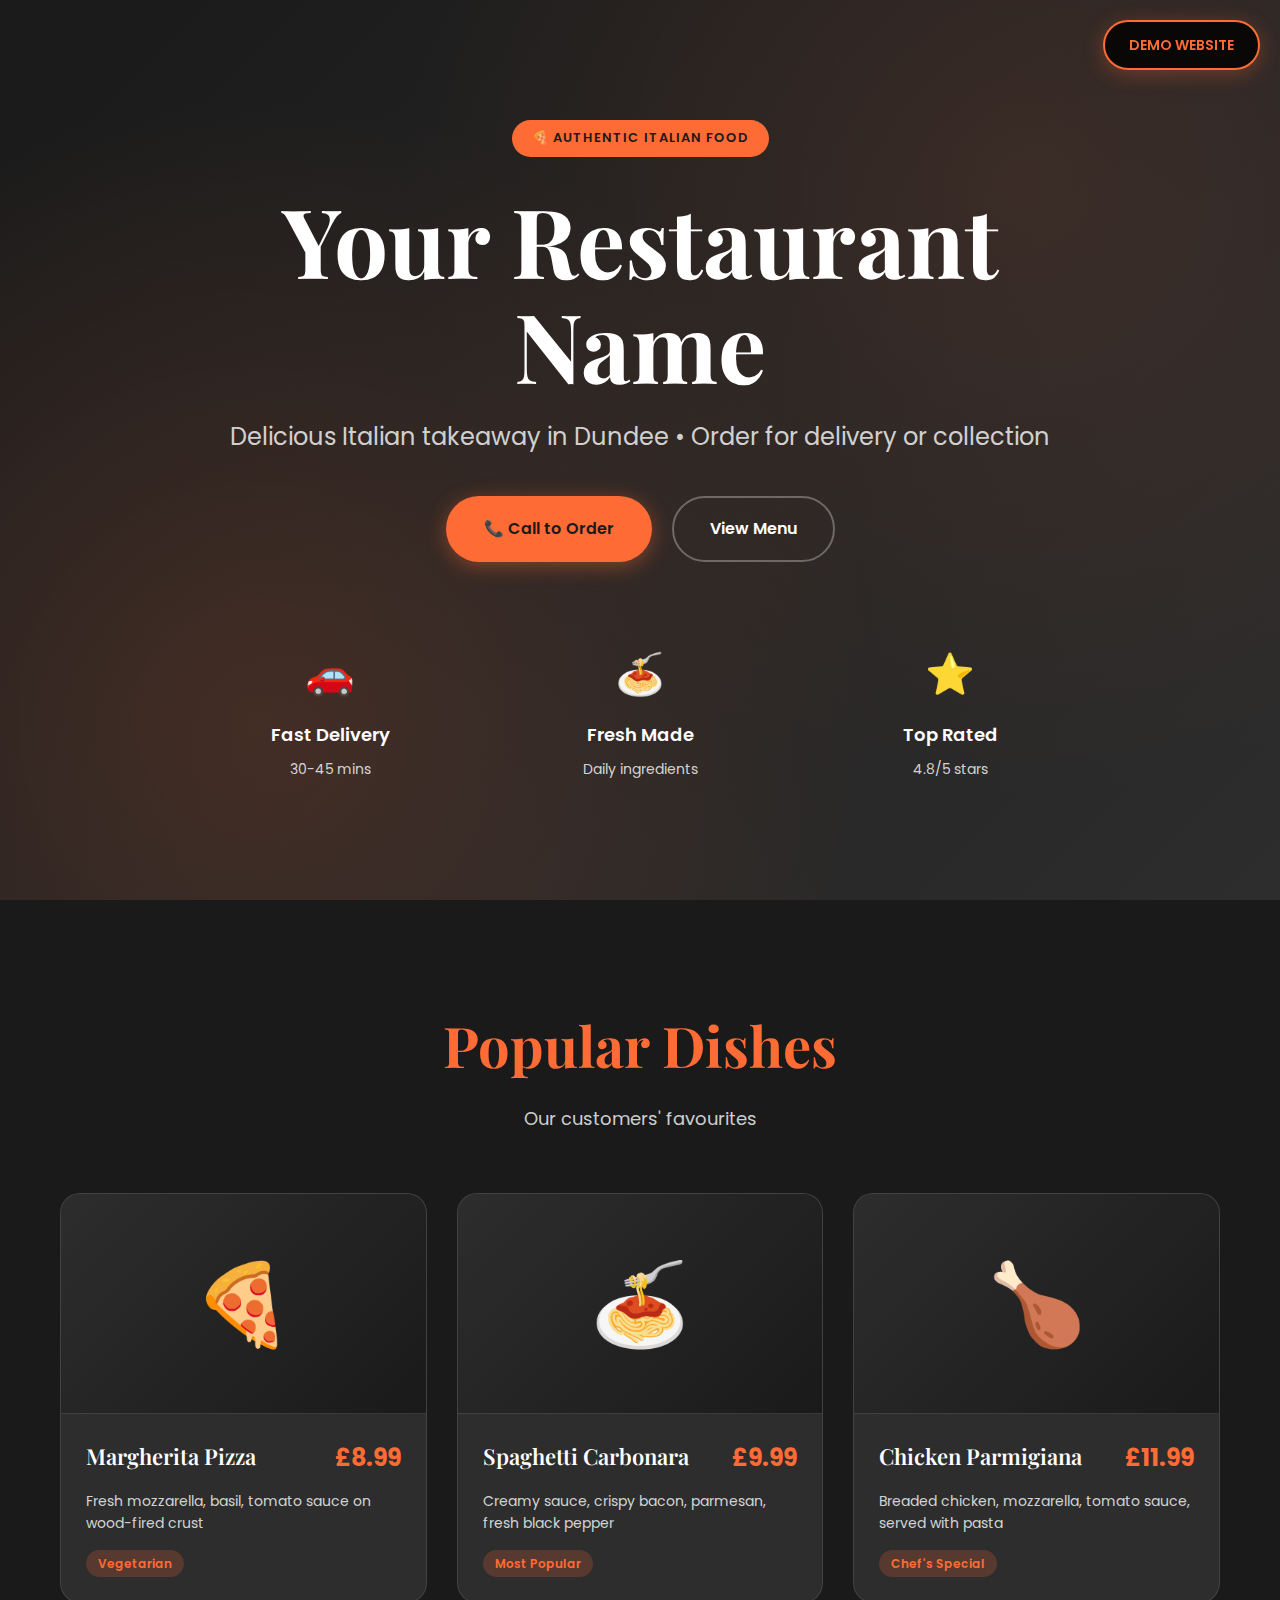
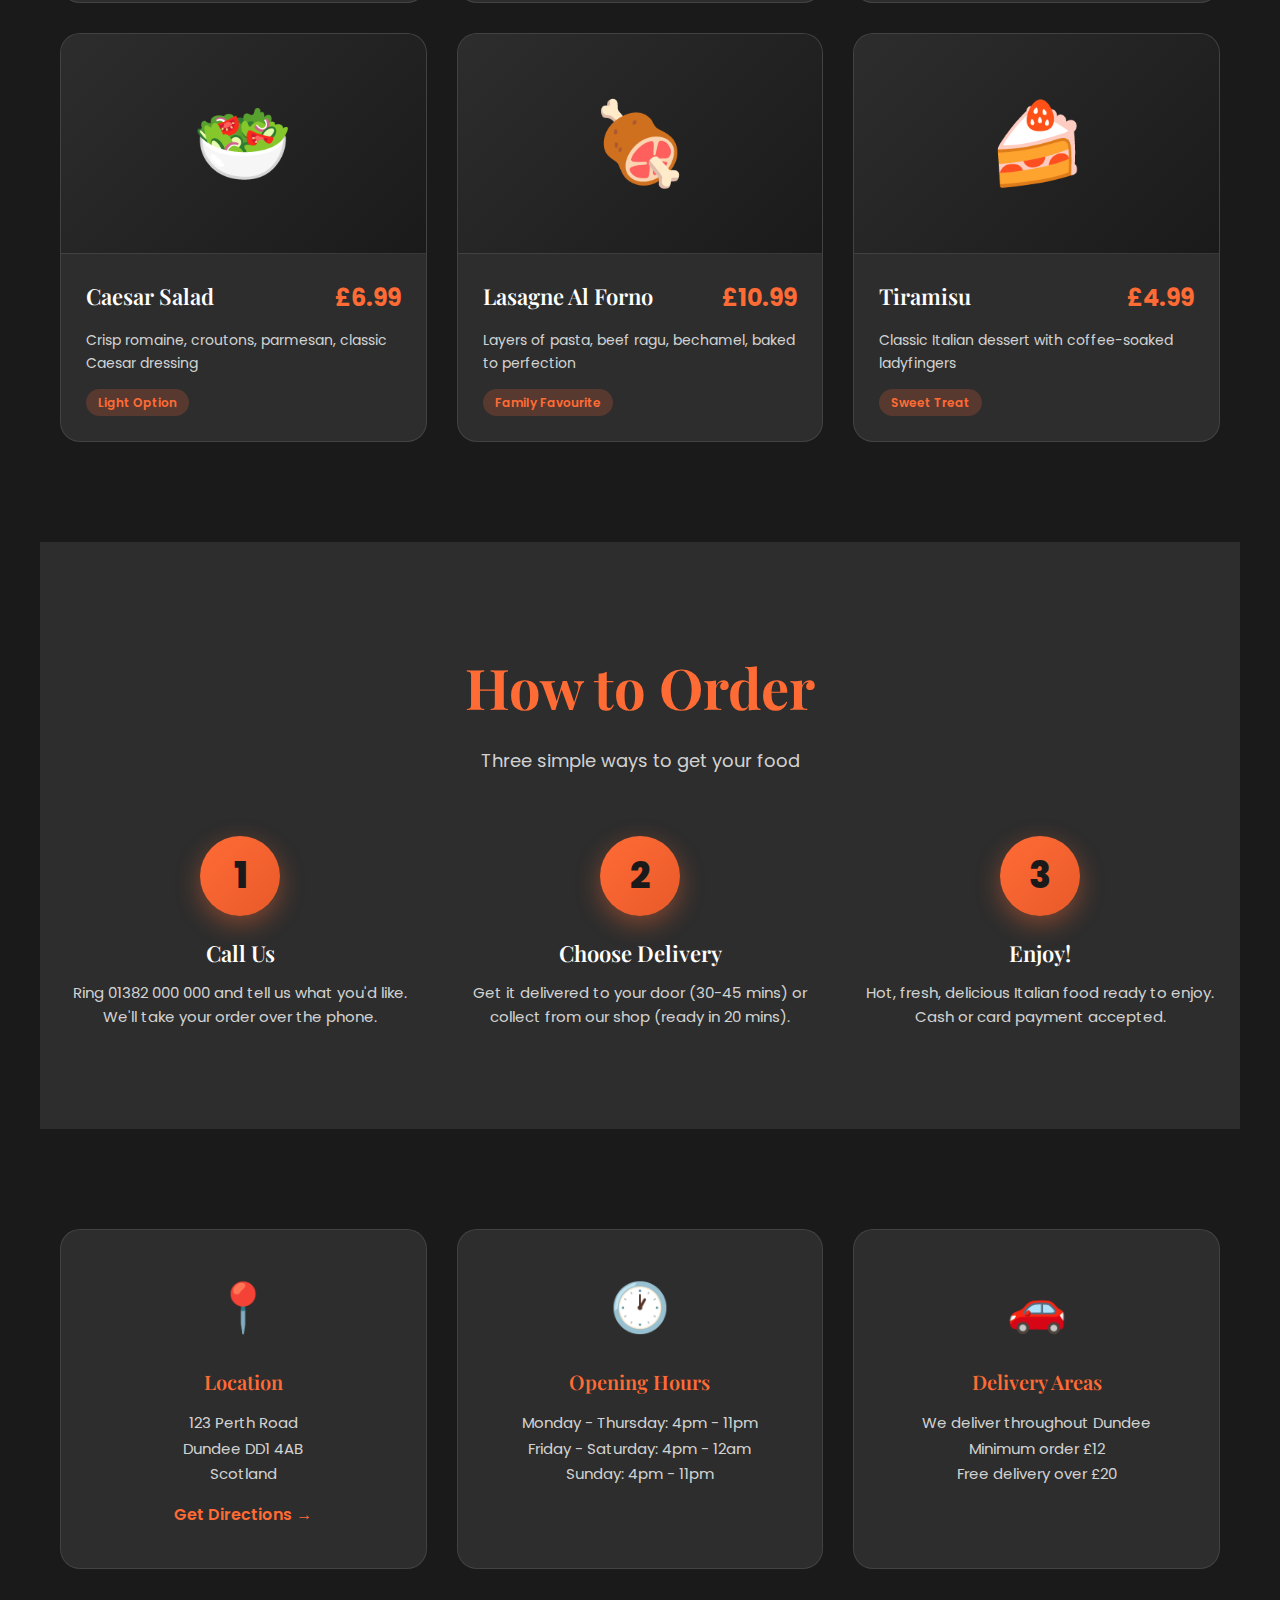
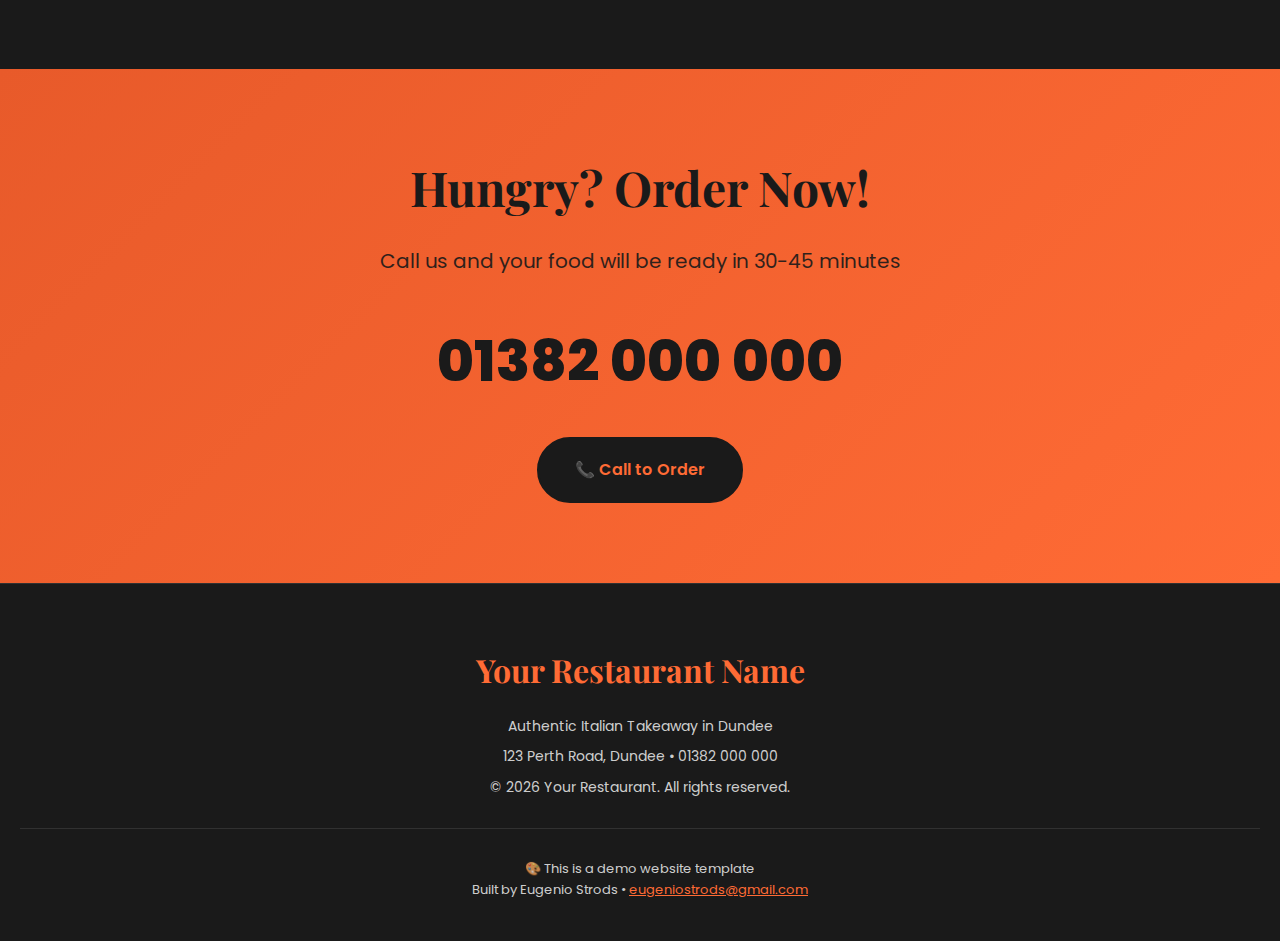
<file: restaurant-takeaway-demo.html>
<!DOCTYPE html>
<html lang="en">
<head>
  <meta charset="UTF-8">
  <meta name="viewport" content="width=device-width, initial-scale=1.0">
  <title>Your Restaurant | Delicious Italian Takeaway</title>
  <meta name="description" content="Order delicious Italian food for delivery or collection. Fast service, authentic taste.">
  
  <link rel="preconnect" href="https://fonts.googleapis.com">
  <link rel="preconnect" href="https://fonts.gstatic.com" crossorigin>
  <link href="https://fonts.googleapis.com/css2?family=Poppins:wght@300;400;500;600;700;800&family=Playfair+Display:wght@400;700&display=swap" rel="stylesheet">
  
  <style>
    :root {
      --orange: #FF6B35;
      --orange-light: #FF8C5A;
      --orange-dark: #E85A2A;
      --dark: #1A1A1A;
      --dark-light: #2D2D2D;
      --cream: #FFF8F0;
      --green: #4CAF50;
      --text: #FFFFFF;
      --text-dark: #1A1A1A;
      --text-muted: rgba(255, 255, 255, 0.8);
    }
    
    * {
      margin: 0;
      padding: 0;
      box-sizing: border-box;
    }
    
    body {
      font-family: 'Poppins', sans-serif;
      background: var(--dark);
      color: var(--text);
      line-height: 1.6;
      overflow-x: hidden;
    }
    
    h1, h2, h3 {
      font-family: 'Playfair Display', serif;
      font-weight: 700;
    }
    
    /* Demo Badge */
    .demo-badge {
      position: fixed;
      top: 20px;
      right: 20px;
      background: rgba(0, 0, 0, 0.8);
      backdrop-filter: blur(10px);
      border: 2px solid var(--orange);
      padding: 12px 24px;
      border-radius: 50px;
      z-index: 1000;
      font-size: 14px;
      font-weight: 600;
      color: var(--orange);
      box-shadow: 0 4px 20px rgba(255, 107, 53, 0.3);
      animation: pulse 2s ease-in-out infinite;
    }
    
    @keyframes pulse {
      0%, 100% { transform: scale(1); }
      50% { transform: scale(1.05); }
    }
    
    /* Hero Section */
    .hero {
      position: relative;
      min-height: 100vh;
      display: flex;
      align-items: center;
      justify-content: center;
      text-align: center;
      background: linear-gradient(135deg, var(--dark) 0%, var(--dark-light) 100%);
      overflow: hidden;
      padding: 100px 20px 80px;
    }
    
    .hero::before {
      content: '';
      position: absolute;
      inset: 0;
      background: 
        radial-gradient(circle at 20% 80%, rgba(255, 107, 53, 0.15) 0%, transparent 50%),
        radial-gradient(circle at 80% 20%, rgba(255, 107, 53, 0.1) 0%, transparent 50%);
      animation: floatBg 20s ease-in-out infinite;
    }
    
    @keyframes floatBg {
      0%, 100% { transform: translate(0, 0) scale(1); }
      50% { transform: translate(20px, -20px) scale(1.1); }
    }
    
    .hero-content {
      position: relative;
      z-index: 2;
      max-width: 900px;
    }
    
    .hero-badge {
      display: inline-block;
      padding: 8px 20px;
      background: var(--orange);
      color: var(--text-dark);
      border-radius: 50px;
      font-size: 13px;
      font-weight: 600;
      text-transform: uppercase;
      letter-spacing: 1px;
      margin-bottom: 30px;
      animation: slideDown 0.8s ease-out;
    }
    
    @keyframes slideDown {
      from {
        opacity: 0;
        transform: translateY(-30px);
      }
      to {
        opacity: 1;
        transform: translateY(0);
      }
    }
    
    .hero-title {
      font-size: clamp(48px, 8vw, 96px);
      line-height: 1.1;
      margin-bottom: 20px;
      animation: fadeInUp 1s ease-out 0.2s both;
    }
    
    @keyframes fadeInUp {
      from {
        opacity: 0;
        transform: translateY(30px);
      }
      to {
        opacity: 1;
        transform: translateY(0);
      }
    }
    
    .hero-subtitle {
      font-size: clamp(18px, 2vw, 24px);
      font-weight: 400;
      color: var(--text-muted);
      margin-bottom: 40px;
      animation: fadeInUp 1.2s ease-out 0.4s both;
    }
    
    .hero-cta {
      display: flex;
      gap: 20px;
      justify-content: center;
      flex-wrap: wrap;
      animation: fadeInUp 1.4s ease-out 0.6s both;
    }
    
    /* Buttons */
    .btn {
      display: inline-flex;
      align-items: center;
      gap: 10px;
      padding: 18px 36px;
      font-size: 16px;
      font-weight: 600;
      text-decoration: none;
      border-radius: 50px;
      transition: all 0.3s ease;
      border: 2px solid transparent;
    }
    
    .btn-primary {
      background: var(--orange);
      color: var(--text-dark);
      box-shadow: 0 4px 20px rgba(255, 107, 53, 0.4);
    }
    
    .btn-primary:hover {
      background: var(--orange-dark);
      transform: translateY(-3px);
      box-shadow: 0 6px 30px rgba(255, 107, 53, 0.5);
    }
    
    .btn-secondary {
      background: transparent;
      color: var(--text);
      border-color: rgba(255, 255, 255, 0.3);
    }
    
    .btn-secondary:hover {
      background: rgba(255, 255, 255, 0.1);
      border-color: var(--orange);
      transform: translateY(-3px);
    }
    
    /* Features */
    .features {
      display: grid;
      grid-template-columns: repeat(auto-fit, minmax(200px, 1fr));
      gap: 30px;
      margin-top: 60px;
    }
    
    .feature-item {
      text-align: center;
      padding: 20px;
      animation: fadeInUp 0.8s ease-out both;
    }
    
    .feature-item:nth-child(1) { animation-delay: 0.8s; }
    .feature-item:nth-child(2) { animation-delay: 1s; }
    .feature-item:nth-child(3) { animation-delay: 1.2s; }
    
    .feature-icon {
      font-size: 40px;
      margin-bottom: 15px;
    }
    
    .feature-title {
      font-size: 18px;
      font-weight: 600;
      margin-bottom: 8px;
    }
    
    .feature-text {
      font-size: 14px;
      color: var(--text-muted);
    }
    
    /* Section */
    .section {
      padding: 100px 20px;
      max-width: 1200px;
      margin: 0 auto;
    }
    
    .section-header {
      text-align: center;
      margin-bottom: 60px;
    }
    
    .section-title {
      font-size: clamp(36px, 5vw, 56px);
      margin-bottom: 15px;
      color: var(--orange);
    }
    
    .section-subtitle {
      font-size: 18px;
      color: var(--text-muted);
      font-weight: 400;
    }
    
    /* Menu Grid */
    .menu-grid {
      display: grid;
      grid-template-columns: repeat(auto-fill, minmax(320px, 1fr));
      gap: 30px;
    }
    
    .menu-card {
      background: var(--dark-light);
      border-radius: 20px;
      overflow: hidden;
      border: 1px solid rgba(255, 255, 255, 0.1);
      transition: all 0.3s ease;
      cursor: pointer;
    }
    
    .menu-card:hover {
      transform: translateY(-8px);
      border-color: var(--orange);
      box-shadow: 0 12px 40px rgba(255, 107, 53, 0.3);
    }
    
    .menu-card-image {
      width: 100%;
      height: 220px;
      background: linear-gradient(135deg, var(--dark-light), var(--dark));
      display: flex;
      align-items: center;
      justify-content: center;
      font-size: 80px;
      border-bottom: 1px solid rgba(255, 255, 255, 0.1);
    }
    
    .menu-card-content {
      padding: 25px;
    }
    
    .menu-card-header {
      display: flex;
      justify-content: space-between;
      align-items: start;
      margin-bottom: 12px;
    }
    
    .menu-card-title {
      font-size: 22px;
      font-weight: 600;
    }
    
    .menu-card-price {
      font-size: 24px;
      font-weight: 700;
      color: var(--orange);
    }
    
    .menu-card-description {
      font-size: 14px;
      color: var(--text-muted);
      line-height: 1.6;
      margin-bottom: 15px;
    }
    
    .menu-card-badge {
      display: inline-block;
      padding: 4px 12px;
      background: rgba(255, 107, 53, 0.2);
      color: var(--orange);
      border-radius: 50px;
      font-size: 12px;
      font-weight: 600;
    }
    
    /* How to Order */
    .how-to-order {
      background: var(--dark-light);
    }
    
    .steps {
      display: grid;
      grid-template-columns: repeat(auto-fit, minmax(250px, 1fr));
      gap: 40px;
      margin-top: 50px;
    }
    
    .step {
      text-align: center;
      position: relative;
    }
    
    .step-number {
      width: 80px;
      height: 80px;
      margin: 0 auto 20px;
      background: linear-gradient(135deg, var(--orange), var(--orange-dark));
      border-radius: 50%;
      display: flex;
      align-items: center;
      justify-content: center;
      font-size: 36px;
      font-weight: 800;
      color: var(--text-dark);
      box-shadow: 0 8px 25px rgba(255, 107, 53, 0.4);
    }
    
    .step-title {
      font-size: 22px;
      font-weight: 600;
      margin-bottom: 10px;
    }
    
    .step-description {
      font-size: 15px;
      color: var(--text-muted);
      line-height: 1.6;
    }
    
    /* Info Section */
    .info-grid {
      display: grid;
      grid-template-columns: repeat(auto-fit, minmax(280px, 1fr));
      gap: 30px;
    }
    
    .info-card {
      background: var(--dark-light);
      padding: 40px 30px;
      border-radius: 20px;
      border: 1px solid rgba(255, 255, 255, 0.1);
      text-align: center;
      transition: all 0.3s ease;
    }
    
    .info-card:hover {
      transform: translateY(-5px);
      border-color: var(--orange);
      box-shadow: 0 8px 30px rgba(255, 107, 53, 0.2);
    }
    
    .info-icon {
      font-size: 48px;
      margin-bottom: 20px;
    }
    
    .info-title {
      font-size: 20px;
      font-weight: 600;
      margin-bottom: 12px;
      color: var(--orange);
    }
    
    .info-text {
      font-size: 15px;
      color: var(--text-muted);
      line-height: 1.7;
    }
    
    .info-link {
      display: inline-block;
      margin-top: 15px;
      color: var(--orange);
      text-decoration: none;
      font-weight: 600;
      transition: all 0.3s ease;
    }
    
    .info-link:hover {
      transform: translateX(5px);
    }
    
    /* CTA Section */
    .cta-section {
      text-align: center;
      background: linear-gradient(135deg, var(--orange-dark), var(--orange));
      color: var(--text-dark);
      padding: 80px 20px;
    }
    
    .cta-title {
      font-size: clamp(32px, 5vw, 48px);
      margin-bottom: 20px;
    }
    
    .cta-text {
      font-size: 20px;
      margin-bottom: 40px;
      opacity: 0.9;
    }
    
    .cta-phone {
      font-size: clamp(36px, 6vw, 56px);
      font-weight: 800;
      margin-bottom: 30px;
      text-decoration: none;
      color: var(--text-dark);
      display: block;
      transition: all 0.3s ease;
    }
    
    .cta-phone:hover {
      transform: scale(1.05);
    }
    
    /* Footer */
    footer {
      background: var(--dark);
      padding: 60px 20px 40px;
      text-align: center;
      border-top: 1px solid rgba(255, 255, 255, 0.1);
    }
    
    .footer-logo {
      font-size: 32px;
      font-weight: 700;
      font-family: 'Playfair Display', serif;
      color: var(--orange);
      margin-bottom: 20px;
    }
    
    .footer-text {
      font-size: 14px;
      color: var(--text-muted);
      margin: 8px 0;
    }
    
    .footer-demo {
      margin-top: 30px;
      padding-top: 30px;
      border-top: 1px solid rgba(255, 255, 255, 0.1);
      font-size: 13px;
      color: var(--text-muted);
    }
    
    /* Responsive */
    @media (max-width: 768px) {
      .demo-badge {
        top: 10px;
        right: 10px;
        padding: 8px 16px;
        font-size: 12px;
      }
      
      .hero {
        padding: 80px 20px 60px;
      }
      
      .section {
        padding: 60px 20px;
      }
      
      .hero-cta {
        flex-direction: column;
      }
      
      .btn {
        width: 100%;
        justify-content: center;
      }
      
      .menu-grid {
        grid-template-columns: 1fr;
      }
    }
    
    /* Reduced Motion */
    @media (prefers-reduced-motion: reduce) {
      *,
      *::before,
      *::after {
        animation-duration: 0.01ms !important;
        animation-iteration-count: 1 !important;
        transition-duration: 0.01ms !important;
      }
    }
  </style>
</head>
<body>

  <!-- Demo Badge -->
  <div class="demo-badge">DEMO WEBSITE</div>

  <!-- Hero Section -->
  <section class="hero">
    <div class="hero-content">
      <div class="hero-badge">🍕 Authentic Italian Food</div>
      <h1 class="hero-title">Your Restaurant Name</h1>
      <p class="hero-subtitle">Delicious Italian takeaway in Dundee • Order for delivery or collection</p>
      
      <div class="hero-cta">
        <a href="tel:01382000000" class="btn btn-primary">
          📞 Call to Order
        </a>
        <a href="#menu" class="btn btn-secondary">
          View Menu
        </a>
      </div>
      
      <div class="features">
        <div class="feature-item">
          <div class="feature-icon">🚗</div>
          <div class="feature-title">Fast Delivery</div>
          <div class="feature-text">30-45 mins</div>
        </div>
        
        <div class="feature-item">
          <div class="feature-icon">🍝</div>
          <div class="feature-title">Fresh Made</div>
          <div class="feature-text">Daily ingredients</div>
        </div>
        
        <div class="feature-item">
          <div class="feature-icon">⭐</div>
          <div class="feature-title">Top Rated</div>
          <div class="feature-text">4.8/5 stars</div>
        </div>
      </div>
    </div>
  </section>

  <!-- Menu Section -->
  <section id="menu" class="section">
    <div class="section-header">
      <h2 class="section-title">Popular Dishes</h2>
      <p class="section-subtitle">Our customers' favourites</p>
    </div>
    
    <div class="menu-grid">
      <div class="menu-card">
        <div class="menu-card-image">🍕</div>
        <div class="menu-card-content">
          <div class="menu-card-header">
            <h3 class="menu-card-title">Margherita Pizza</h3>
            <div class="menu-card-price">£8.99</div>
          </div>
          <p class="menu-card-description">
            Fresh mozzarella, basil, tomato sauce on wood-fired crust
          </p>
          <span class="menu-card-badge">Vegetarian</span>
        </div>
      </div>
      
      <div class="menu-card">
        <div class="menu-card-image">🍝</div>
        <div class="menu-card-content">
          <div class="menu-card-header">
            <h3 class="menu-card-title">Spaghetti Carbonara</h3>
            <div class="menu-card-price">£9.99</div>
          </div>
          <p class="menu-card-description">
            Creamy sauce, crispy bacon, parmesan, fresh black pepper
          </p>
          <span class="menu-card-badge">Most Popular</span>
        </div>
      </div>
      
      <div class="menu-card">
        <div class="menu-card-image">🍗</div>
        <div class="menu-card-content">
          <div class="menu-card-header">
            <h3 class="menu-card-title">Chicken Parmigiana</h3>
            <div class="menu-card-price">£11.99</div>
          </div>
          <p class="menu-card-description">
            Breaded chicken, mozzarella, tomato sauce, served with pasta
          </p>
          <span class="menu-card-badge">Chef's Special</span>
        </div>
      </div>
      
      <div class="menu-card">
        <div class="menu-card-image">🥗</div>
        <div class="menu-card-content">
          <div class="menu-card-header">
            <h3 class="menu-card-title">Caesar Salad</h3>
            <div class="menu-card-price">£6.99</div>
          </div>
          <p class="menu-card-description">
            Crisp romaine, croutons, parmesan, classic Caesar dressing
          </p>
          <span class="menu-card-badge">Light Option</span>
        </div>
      </div>
      
      <div class="menu-card">
        <div class="menu-card-image">🍖</div>
        <div class="menu-card-content">
          <div class="menu-card-header">
            <h3 class="menu-card-title">Lasagne Al Forno</h3>
            <div class="menu-card-price">£10.99</div>
          </div>
          <p class="menu-card-description">
            Layers of pasta, beef ragu, bechamel, baked to perfection
          </p>
          <span class="menu-card-badge">Family Favourite</span>
        </div>
      </div>
      
      <div class="menu-card">
        <div class="menu-card-image">🍰</div>
        <div class="menu-card-content">
          <div class="menu-card-header">
            <h3 class="menu-card-title">Tiramisu</h3>
            <div class="menu-card-price">£4.99</div>
          </div>
          <p class="menu-card-description">
            Classic Italian dessert with coffee-soaked ladyfingers
          </p>
          <span class="menu-card-badge">Sweet Treat</span>
        </div>
      </div>
    </div>
  </section>

  <!-- How to Order -->
  <section class="section how-to-order">
    <div class="section-header">
      <h2 class="section-title">How to Order</h2>
      <p class="section-subtitle">Three simple ways to get your food</p>
    </div>
    
    <div class="steps">
      <div class="step">
        <div class="step-number">1</div>
        <h3 class="step-title">Call Us</h3>
        <p class="step-description">
          Ring 01382 000 000 and tell us what you'd like. We'll take your order over the phone.
        </p>
      </div>
      
      <div class="step">
        <div class="step-number">2</div>
        <h3 class="step-title">Choose Delivery</h3>
        <p class="step-description">
          Get it delivered to your door (30-45 mins) or collect from our shop (ready in 20 mins).
        </p>
      </div>
      
      <div class="step">
        <div class="step-number">3</div>
        <h3 class="step-title">Enjoy!</h3>
        <p class="step-description">
          Hot, fresh, delicious Italian food ready to enjoy. Cash or card payment accepted.
        </p>
      </div>
    </div>
  </section>

  <!-- Info Section -->
  <section class="section">
    <div class="info-grid">
      <div class="info-card">
        <div class="info-icon">📍</div>
        <h3 class="info-title">Location</h3>
        <p class="info-text">
          123 Perth Road<br>
          Dundee DD1 4AB<br>
          Scotland
        </p>
        <a href="https://maps.google.com" target="_blank" class="info-link">
          Get Directions →
        </a>
      </div>
      
      <div class="info-card">
        <div class="info-icon">🕐</div>
        <h3 class="info-title">Opening Hours</h3>
        <p class="info-text">
          Monday - Thursday: 4pm - 11pm<br>
          Friday - Saturday: 4pm - 12am<br>
          Sunday: 4pm - 11pm
        </p>
      </div>
      
      <div class="info-card">
        <div class="info-icon">🚗</div>
        <h3 class="info-title">Delivery Areas</h3>
        <p class="info-text">
          We deliver throughout Dundee<br>
          Minimum order £12<br>
          Free delivery over £20
        </p>
      </div>
    </div>
  </section>

  <!-- CTA Section -->
  <section class="cta-section">
    <h2 class="cta-title">Hungry? Order Now!</h2>
    <p class="cta-text">Call us and your food will be ready in 30-45 minutes</p>
    <a href="tel:01382000000" class="cta-phone">01382 000 000</a>
    <div class="btn-group" style="justify-content: center;">
      <a href="tel:01382000000" class="btn" style="background: var(--text-dark); color: var(--orange); border-color: var(--text-dark);">
        📞 Call to Order
      </a>
    </div>
  </section>

  <!-- Footer -->
  <footer>
    <div class="footer-logo">Your Restaurant Name</div>
    <p class="footer-text">Authentic Italian Takeaway in Dundee</p>
    <p class="footer-text">123 Perth Road, Dundee • 01382 000 000</p>
    <p class="footer-text">© 2026 Your Restaurant. All rights reserved.</p>
    
    <div class="footer-demo">
      <p>🎨 This is a demo website template</p>
      <p>Built by Eugenio Strods • <a href="mailto:eugeniostrods@gmail.com" style="color: var(--orange);">eugeniostrods@gmail.com</a></p>
    </div>
  </footer>

</body>
</html>
</file>
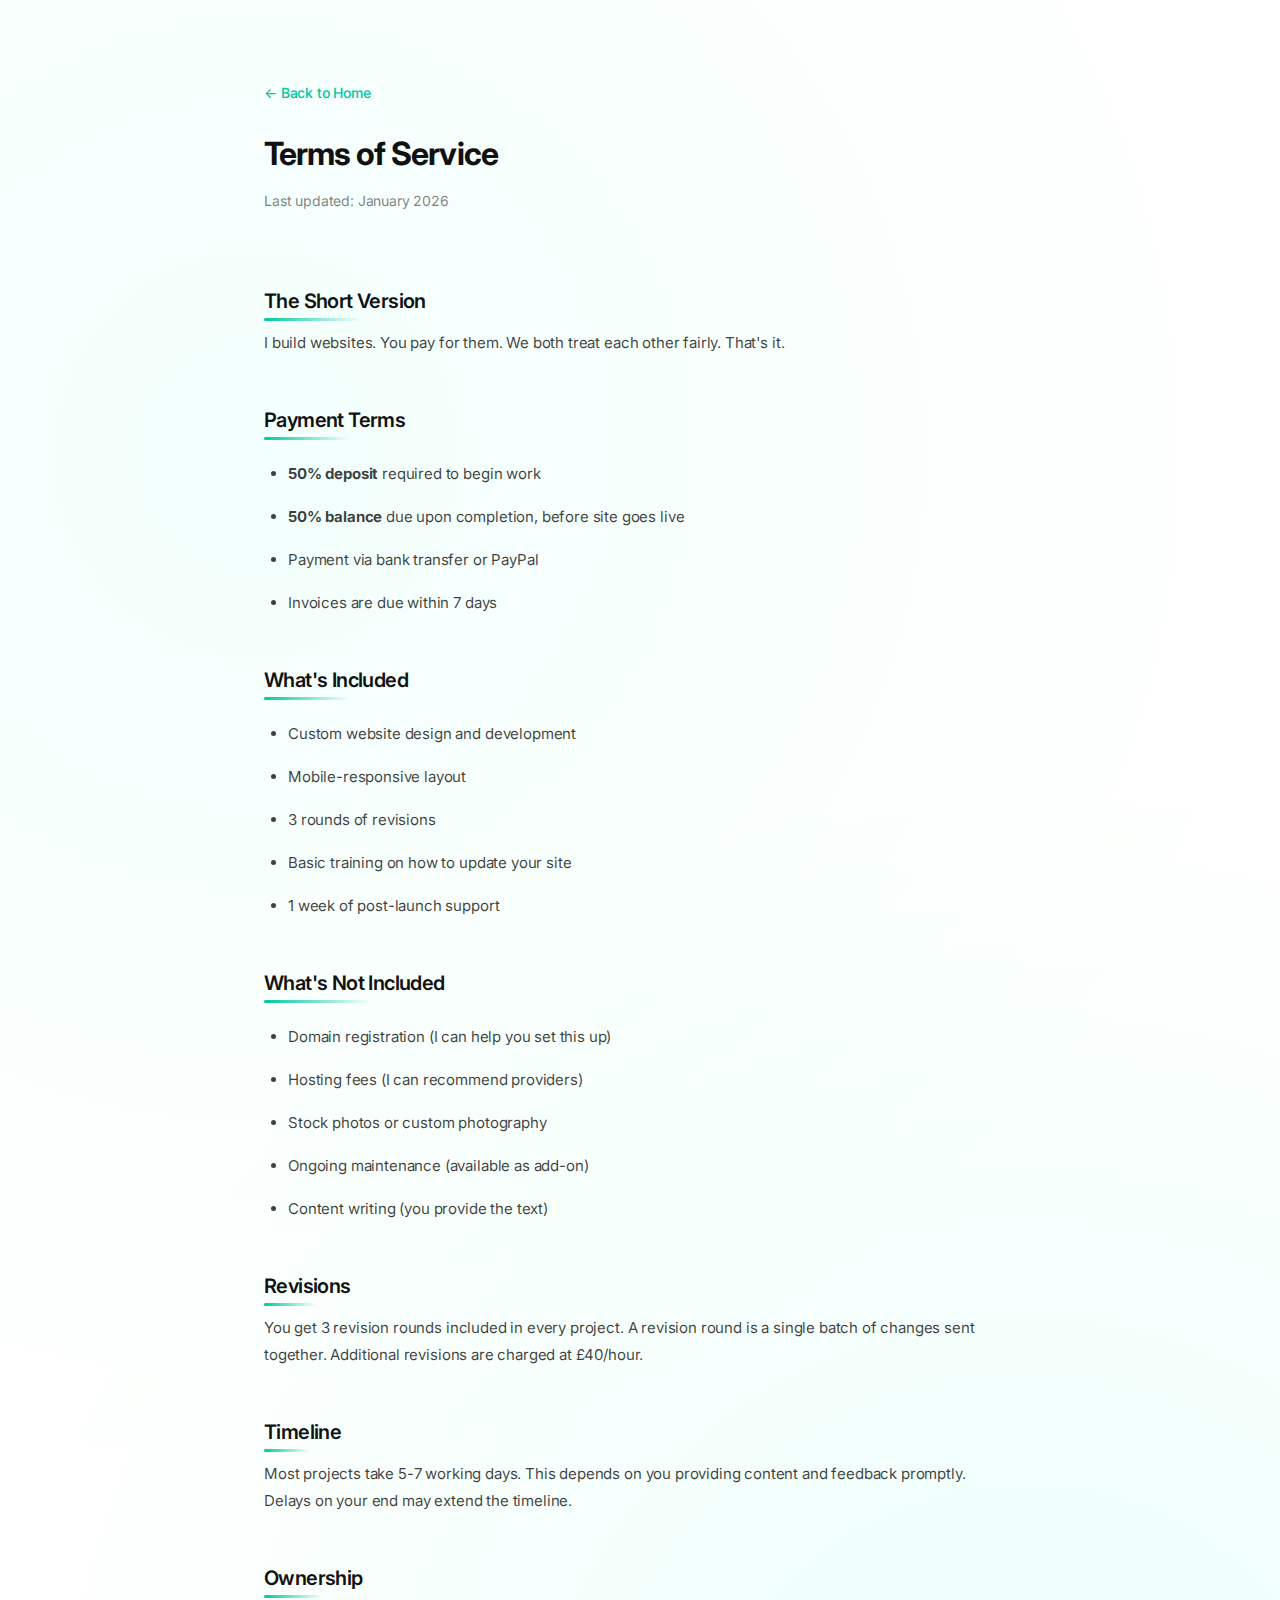
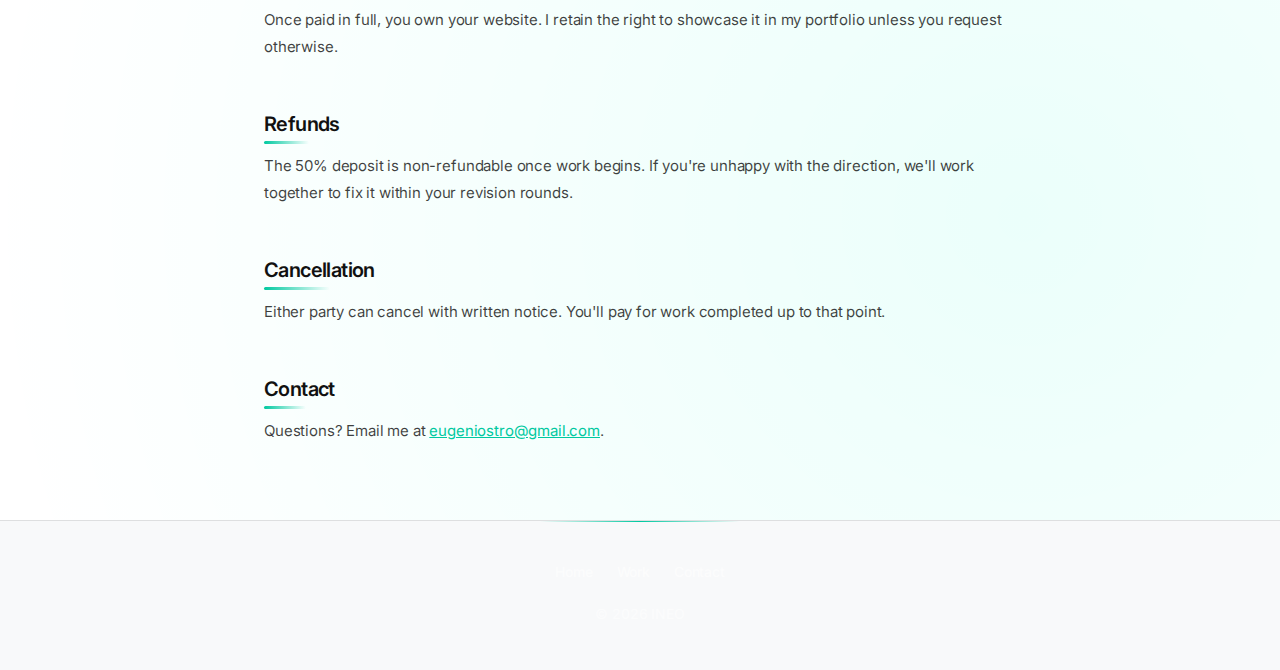
<file: terms.html>
<!DOCTYPE html>
<html lang="en" data-theme="dark">
<head>
  <meta name="theme-color" content="#00ffcc">
  <meta name="viewport" content="width=device-width, initial-scale=1.0">
  <meta charset="UTF-8">
  <title>Terms of Service | INEO</title>
  <meta name="description" content="Terms of service for INEO web design services.">

  <link rel="icon" type="image/svg+xml" href="assets/images/brand/ineo-favicon.svg">
  <link rel="preconnect" href="https://fonts.googleapis.com">
  <link rel="preconnect" href="https://fonts.gstatic.com" crossorigin>
  <link href="https://fonts.googleapis.com/css2?family=Inter:wght@400;500;600;700&display=swap" rel="stylesheet">

  <link rel="stylesheet" href="assets/css/themes.css">
  <link rel="stylesheet" href="assets/css/base.css">
  <link rel="stylesheet" href="assets/css/components.css">
  <link rel="stylesheet" href="assets/css/sections.css">

  <style>
    * { font-family: "Inter", system-ui, sans-serif !important; }
    
    .legal-page {
      max-width: 800px;
      margin: 0 auto;
      padding: 80px 24px 60px;
    }
    
    .legal-page h1 {
      font-size: 32px;
      font-weight: 700;
      margin-bottom: 8px;
      color: var(--text-primary);
    }
    
    .legal-page .updated {
      color: var(--text-muted);
      font-size: 14px;
      margin-bottom: 40px;
    }
    
    .legal-page h2 {
      font-size: 20px;
      font-weight: 600;
      margin: 32px 0 12px;
      color: var(--text-primary);
    }
    
    .legal-page p, .legal-page li {
      color: var(--text-secondary);
      line-height: 1.8;
      font-size: 15px;
      margin-bottom: 16px;
    }
    
    .legal-page ul {
      padding-left: 24px;
      margin-bottom: 16px;
    }
    
    .back-link {
      display: inline-flex;
      align-items: center;
      gap: 8px;
      color: var(--accent-color);
      text-decoration: none;
      font-size: 14px;
      font-weight: 500;
      margin-bottom: 24px;
    }
    
    .back-link:hover {
      text-decoration: underline;
    }
  </style>
</head>
<body>
  <div class="legal-page">
    <a href="index.html" class="back-link">← Back to Home</a>
    
    <h1>Terms of Service</h1>
    <p class="updated">Last updated: January 2026</p>

    <h2>The Short Version</h2>
    <p>I build websites. You pay for them. We both treat each other fairly. That's it.</p>

    <h2>Payment Terms</h2>
    <ul>
      <li><strong>50% deposit</strong> required to begin work</li>
      <li><strong>50% balance</strong> due upon completion, before site goes live</li>
      <li>Payment via bank transfer or PayPal</li>
      <li>Invoices are due within 7 days</li>
    </ul>

    <h2>What's Included</h2>
    <ul>
      <li>Custom website design and development</li>
      <li>Mobile-responsive layout</li>
      <li>3 rounds of revisions</li>
      <li>Basic training on how to update your site</li>
      <li>1 week of post-launch support</li>
    </ul>

    <h2>What's Not Included</h2>
    <ul>
      <li>Domain registration (I can help you set this up)</li>
      <li>Hosting fees (I can recommend providers)</li>
      <li>Stock photos or custom photography</li>
      <li>Ongoing maintenance (available as add-on)</li>
      <li>Content writing (you provide the text)</li>
    </ul>

    <h2>Revisions</h2>
    <p>You get 3 revision rounds included in every project. A revision round is a single batch of changes sent together. Additional revisions are charged at £40/hour.</p>

    <h2>Timeline</h2>
    <p>Most projects take 5-7 working days. This depends on you providing content and feedback promptly. Delays on your end may extend the timeline.</p>

    <h2>Ownership</h2>
    <p>Once paid in full, you own your website. I retain the right to showcase it in my portfolio unless you request otherwise.</p>

    <h2>Refunds</h2>
    <p>The 50% deposit is non-refundable once work begins. If you're unhappy with the direction, we'll work together to fix it within your revision rounds.</p>

    <h2>Cancellation</h2>
    <p>Either party can cancel with written notice. You'll pay for work completed up to that point.</p>

    <h2>Contact</h2>
    <p>Questions? Email me at <a href="mailto:eugeniostro@gmail.com" style="color: var(--accent-color);">eugeniostro@gmail.com</a>.</p>
  </div>

  <footer>
    <div class="footer-content">
      <nav class="footer-nav">
        <a href="index.html">Home</a>
        <a href="work.html">Work</a>
        <a href="index.html#contact">Contact</a>
      </nav>
      <p>© 2026 INEO</p>
    </div>
  </footer>

  <script src="assets/js/theme-ultra-divine.js"></script>
</body>
</html>
</file>
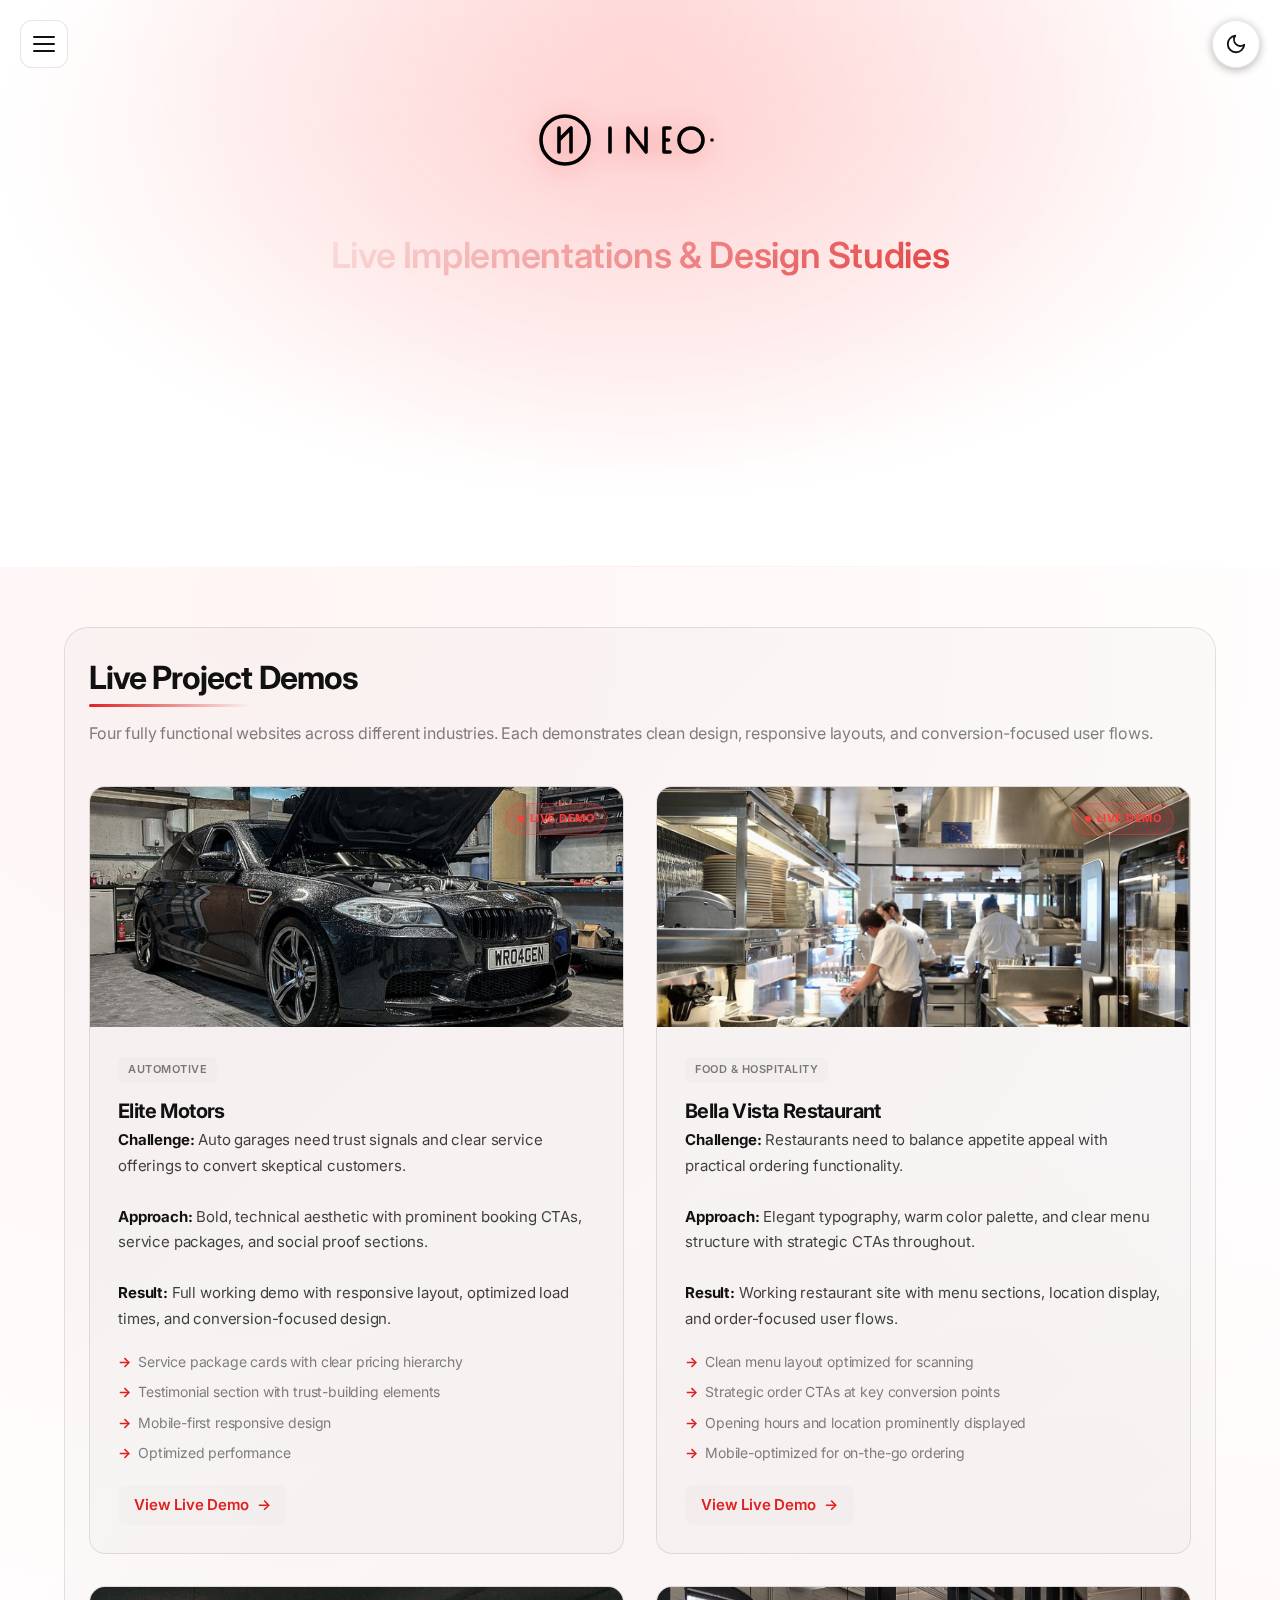
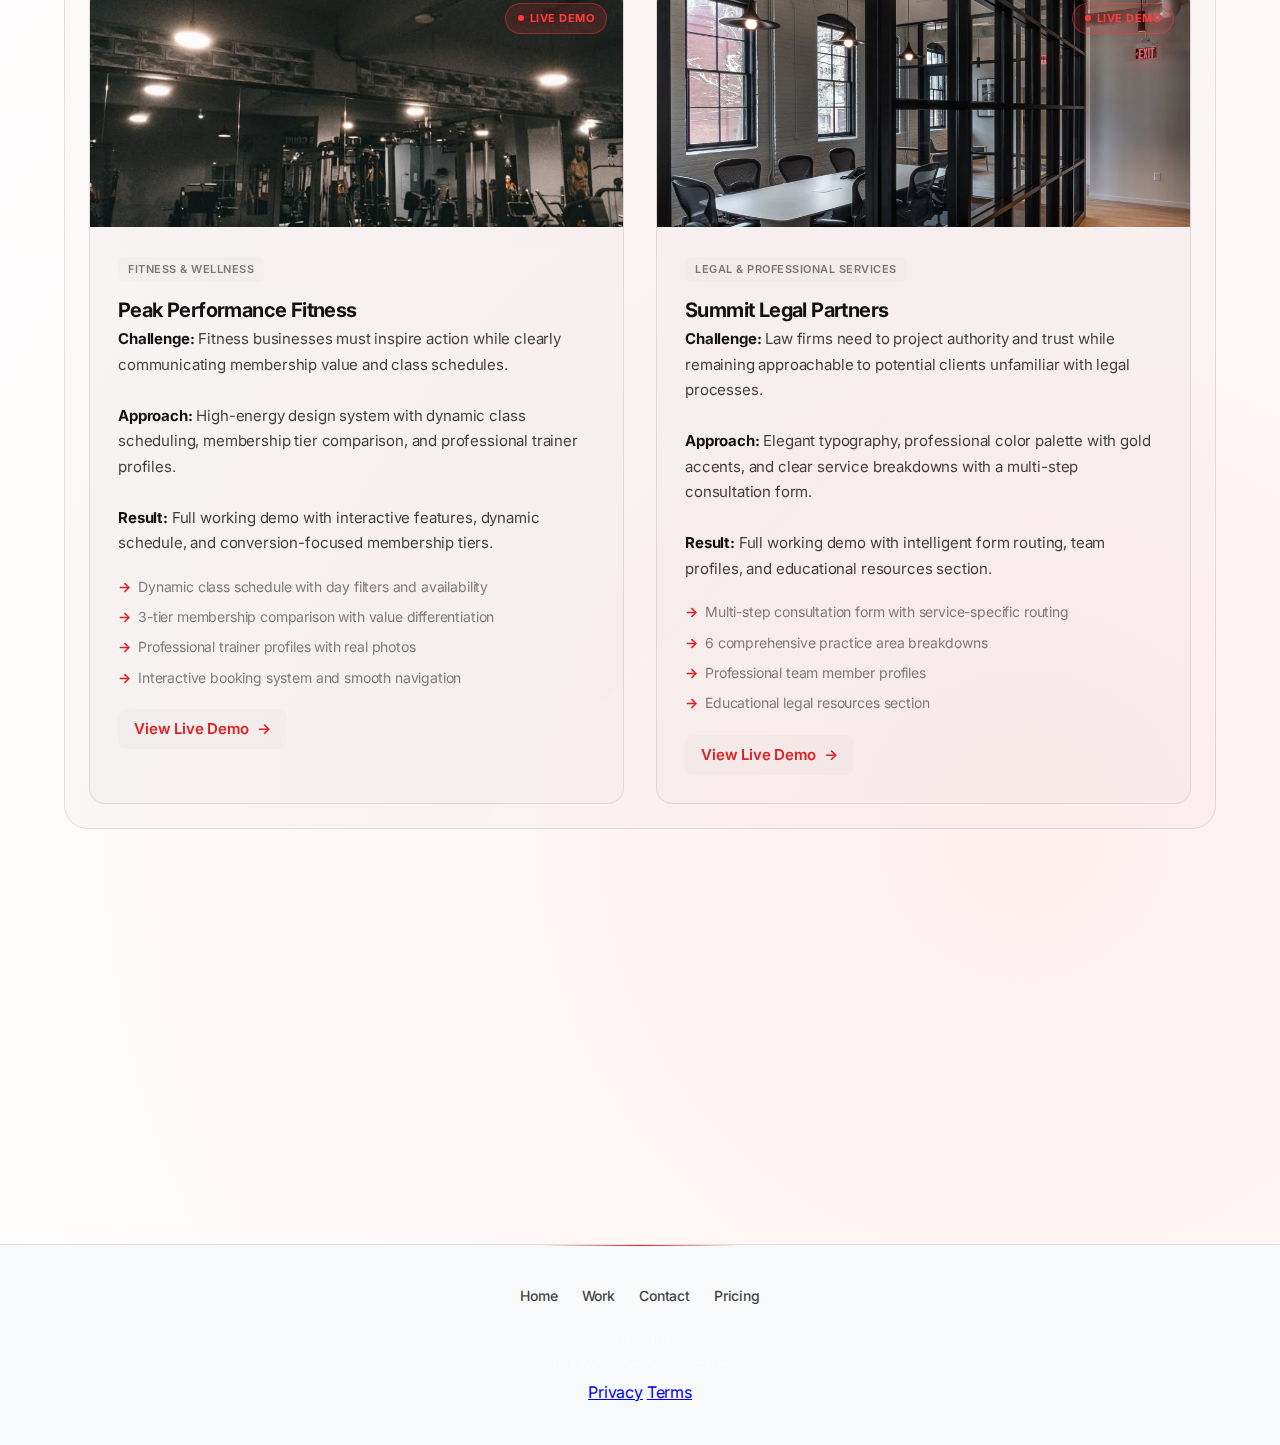
<file: work.html>
<!DOCTYPE html>
<html lang="en" data-theme="dark">
<head>
  <meta name="theme-color" content="#ff3b3b">
  <meta name="viewport" content="width=device-width, initial-scale=1.0">
  <meta charset="UTF-8">
  <title>My Work | INEO</title>
  <meta name="description" content="Live demos and projects I've built. Simple sites that help businesses get customers.">

  <!-- Favicons -->
  <link rel="icon" type="image/svg+xml" href="assets/images/brand/ineo-favicon.svg">
  <link rel="icon" type="image/png" sizes="192x192" href="assets/images/brand/ineo-icon-192.png">
  <link rel="apple-touch-icon" href="assets/images/brand/ineo-icon-192.png">

  <!-- Font: Inter -->
  <link rel="preconnect" href="https://fonts.googleapis.com">
  <link rel="preconnect" href="https://fonts.gstatic.com" crossorigin>
  <link href="https://fonts.googleapis.com/css2?family=Inter:wght@400;500;600;700;800&display=swap" rel="stylesheet">

  <link rel="stylesheet" href="assets/css/themes.css?v=20260109">
  <link rel="stylesheet" href="assets/css/base.css?v=20260109">
  <link rel="stylesheet" href="assets/css/components.css?v=20260109">
  <link rel="stylesheet" href="assets/css/sections.css?v=20260109">
  <link rel="stylesheet" href="assets/css/theme-ultra-divine.css?v=20260109">
  <link rel="stylesheet" href="assets/css/smooth-buttons.css?v=20260109">

  <style>
    /* =========================
       RED THEME FOR WORK PAGE
    ========================= */
    :root,
    :root[data-theme="dark"],
    :root[data-theme="light"] {
      --accent-color: #ff3b3b !important;
      --accent-glow: rgba(255, 59, 59, 0.5) !important;
      --accent-color-rgb: 255, 59, 59 !important;
    }

    /* Adjust hero glow for red theme */
    :root[data-theme="dark"] {
      --hero-glow: rgba(255, 59, 59, 0.15);
    }

    :root[data-theme="light"] {
      --hero-glow: rgba(255, 59, 59, 0.2);
      --accent-color: #e02020 !important;
      --accent-glow: rgba(224, 32, 32, 0.4) !important;
    }

    /* Red glow backgrounds */
    :root[data-theme="dark"] body {
      background: 
        radial-gradient(circle at 80% 80%, rgba(255, 59, 59, 0.06) 0%, transparent 50%),
        radial-gradient(circle at 20% 20%, rgba(255, 59, 59, 0.04) 0%, transparent 50%),
        #0a0a0a !important;
    }

    :root[data-theme="light"] body {
      background: 
        radial-gradient(circle at 80% 80%, rgba(255, 59, 59, 0.08) 0%, transparent 50%),
        radial-gradient(circle at 20% 20%, rgba(255, 59, 59, 0.05) 0%, transparent 50%),
        #ffffff !important;
    }

    /* Red header glow */
    :root[data-theme="light"] header {
      background: 
        radial-gradient(ellipse at top, rgba(255, 59, 59, 0.1) 0%, transparent 60%),
        var(--bg-primary) !important;
    }

    /* Red pills for light mode */
    :root[data-theme="light"] .pill {
      background: rgba(255, 59, 59, 0.15);
      border-color: rgba(255, 59, 59, 0.3);
    }

    :root[data-theme="light"] .stat-value {
      color: #c91818 !important;
    }

    /* Font throughout */
    * {
      font-family: "Inter", system-ui, -apple-system, sans-serif !important;
    }

    /* ========================
       LOADING SCREEN
    ======================== */
    .loading-screen {
      position: fixed;
      top: 0;
      left: 0;
      width: 100%;
      height: 100%;
      background: #0a0a0a;
      display: flex;
      align-items: center;
      justify-content: center;
      z-index: 9999;
      transition: opacity 0.15s ease, visibility 0.15s ease;
    }

    .loading-screen.hidden {
      opacity: 0;
      visibility: hidden;
      pointer-events: none;
    }

    .loading-logo {
      width: 80px;
      height: 80px;
      animation: loadingPulse 1.5s ease-in-out infinite;
    }

    @keyframes loadingPulse {
      0%, 100% { 
        opacity: 0.4; 
        transform: scale(0.95);
      }
      50% { 
        opacity: 1; 
        transform: scale(1);
      }
    }

    :root[data-theme="light"] .loading-screen {
      background: #ffffff;
    }
    
    /* Disable animations during theme switch for performance */
    .loading-screen:not(.hidden) ~ * .reveal {
      transition: none !important;
    }

    /* Kill FPS-dropping animations */
    .cursor-follower,
    .header-particles {
      display: none !important;
    }

    /* =========================
       HAMBURGER MENU SYSTEM
    ========================= */
    
    .hamburger-btn {
      position: fixed;
      top: 20px;
      left: 20px;
      z-index: 1001;
      width: 48px;
      height: 48px;
      border-radius: 12px;
      border: 1px solid var(--border-color);
      background: var(--navbar-bg);
      backdrop-filter: blur(12px);
      cursor: pointer;
      display: flex;
      flex-direction: column;
      align-items: center;
      justify-content: center;
      gap: 5px;
      padding: 12px;
      transition: all 0.3s ease;
    }

    .hamburger-btn:hover {
      border-color: var(--accent-color);
      background: var(--bg-card);
    }

    .hamburger-btn span {
      display: block;
      width: 22px;
      height: 2px;
      background: var(--text-primary);
      border-radius: 2px;
      transition: all 0.3s ease;
    }

    .hamburger-btn.is-active span:nth-child(1) {
      transform: rotate(45deg) translate(5px, 5px);
    }

    .hamburger-btn.is-active span:nth-child(2) {
      opacity: 0;
      transform: translateX(-10px);
    }

    .hamburger-btn.is-active span:nth-child(3) {
      transform: rotate(-45deg) translate(5px, -5px);
    }

    /* Side Menu */
    .side-menu {
      position: fixed;
      top: 0;
      left: 0;
      width: 320px;
      max-width: 85vw;
      height: 100vh;
      background: var(--menu-bg);
      backdrop-filter: blur(20px);
      border-right: 1px solid var(--border-color);
      z-index: 1000;
      transform: translateX(-100%);
      transition: transform 0.4s cubic-bezier(0.4, 0, 0.2, 1);
      display: flex;
      flex-direction: column;
      overflow-y: auto;
    }

    .side-menu.is-open {
      transform: translateX(0);
    }

    .menu-header {
      padding: 80px 24px 24px;
      border-bottom: 1px solid var(--border-subtle);
    }

    .menu-logo {
      height: 40px;
      width: auto;
      margin-bottom: 8px;
    }

    :root[data-theme="light"] .menu-logo {
      filter: invert(1);
    }

    .menu-tagline {
      font-size: 13px;
      color: var(--text-muted);
    }

    .menu-nav {
      padding: 24px;
      flex: 1;
    }

    .menu-section {
      margin-bottom: 24px;
    }

    .menu-section-title {
      font-size: 11px;
      font-weight: 700;
      text-transform: uppercase;
      letter-spacing: 1px;
      color: var(--text-muted);
      margin-bottom: 12px;
      padding-left: 12px;
    }

    .menu-link {
      display: flex;
      align-items: center;
      gap: 12px;
      padding: 14px 12px;
      border-radius: 10px;
      color: var(--text-primary);
      text-decoration: none;
      font-weight: 500;
      font-size: 15px;
      transition: all 0.2s ease;
      margin-bottom: 4px;
    }

    .menu-link:hover {
      background: var(--bg-card);
      color: var(--accent-color);
    }

    .menu-link-icon {
      width: 18px;
      height: 18px;
      flex-shrink: 0;
      color: var(--text-muted);
      opacity: 0.7;
      transition: opacity 0.2s ease, color 0.2s ease;
    }
    
    .menu-link:hover .menu-link-icon {
      opacity: 1;
      color: var(--accent-color);
    }

    .menu-footer {
      padding: 24px;
      border-top: 1px solid var(--border-subtle);
    }

    .menu-theme-toggle {
      display: flex;
      align-items: center;
      justify-content: space-between;
      padding: 12px 16px;
      background: var(--bg-card);
      border-radius: 12px;
      border: 1px solid var(--border-subtle);
    }

    .menu-theme-label {
      font-size: 14px;
      font-weight: 500;
      color: var(--text-secondary);
    }

    /* Menu Overlay */
    .menu-overlay {
      position: fixed;
      inset: 0;
      background: rgba(0, 0, 0, 0.5);
      backdrop-filter: blur(4px);
      z-index: 999;
      opacity: 0;
      visibility: hidden;
      transition: all 0.3s ease;
    }

    .menu-overlay.is-visible {
      opacity: 1;
      visibility: visible;
    }

    /* Top Right Controls */
    .top-controls {
      position: fixed;
      top: 20px;
      right: 20px;
      z-index: 1000;
      display: flex;
      gap: 12px;
      align-items: center;
    }

    .theme-toggle {
      width: 48px;
      height: 48px;
      border-radius: 50%;
      border: 1px solid var(--border-color);
      background: var(--navbar-bg);
      backdrop-filter: blur(12px);
      cursor: pointer;
      display: flex;
      align-items: center;
      justify-content: center;
      transition: all 0.3s ease;
    }

    .theme-toggle:hover {
      border-color: var(--accent-color);
      transform: scale(1.05);
    }

    .theme-toggle svg {
      width: 22px;
      height: 22px;
      color: var(--text-primary);
      transition: all 0.3s ease;
    }

    /* Show sun in dark mode, moon in light mode */
    :root[data-theme="dark"] .theme-toggle .icon-moon,
    :root:not([data-theme]) .theme-toggle .icon-moon {
      display: none;
    }

    :root[data-theme="light"] .theme-toggle .icon-sun {
      display: none;
    }

    /* Logo */
    .header-logo {
      margin-bottom: 32px;
      display: flex;
      justify-content: center;
    }

    .header-logo img {
      height: 120px;
      width: auto;
      filter: drop-shadow(0 4px 12px var(--accent-glow));
      transition: filter 0.3s ease;
    }

    :root[data-theme="light"] .header-logo img {
      filter: invert(1) drop-shadow(0 4px 12px var(--accent-glow));
    }

    /* Simple header background */
    header {
      background: 
        radial-gradient(ellipse at top, rgba(0, 255, 204, 0.08) 0%, transparent 60%),
        var(--bg-primary);
      position: relative;
      overflow: hidden;
    }

    .header-bg-grid {
      opacity: 0.15;
      animation: none;
    }

    /* Smaller headline */
    header h1 {
      font-size: clamp(24px, 3vw, 36px);
      font-weight: 600;
      letter-spacing: -0.01em;
      line-height: 1.3;
      color: var(--text-primary);
      margin-bottom: 16px;
    }

    .hero-line-1 {
      font-size: clamp(15px, 1.8vw, 17px);
      color: var(--text-secondary);
      font-weight: 400;
      line-height: 1.7;
      max-width: 600px;
      margin: 0 auto 10px;
    }

    /* Project cards - 2x2 grid for 4 cards */
    .projects-grid {
      display: grid;
      grid-template-columns: repeat(2, 1fr);
      gap: 32px;
      margin-top: 40px;
    }

    .project-card {
      background: var(--bg-card);
      border: 1px solid var(--border-subtle);
      border-radius: 16px;
      overflow: hidden;
      transition: all 0.3s ease;
    }

    .project-card:hover {
      border-color: var(--accent-color);
      transform: translateY(-4px);
    }

    .project-image {
      width: 100%;
      height: 240px;
      overflow: hidden;
      position: relative;
      background: var(--bg-card);
    }

    .project-image img {
      width: 100%;
      height: 100%;
      object-fit: cover;
      transition: transform 0.3s ease;
    }

    .project-card:hover .project-image img {
      transform: scale(1.05);
    }

    .project-badge {
      position: absolute;
      top: 16px;
      right: 16px;
      padding: 6px 12px;
      border-radius: 999px;
      font-size: 11px;
      font-weight: 700;
      text-transform: uppercase;
      letter-spacing: 0.5px;
      display: flex;
      align-items: center;
      gap: 6px;
    }

    .badge-live {
      background: rgba(255, 59, 59, 0.15);
      border: 1px solid rgba(255, 59, 59, 0.4);
      color: #ff3b3b;
    }

    .badge-live::before {
      content: '';
      width: 6px;
      height: 6px;
      background: #ff3b3b;
      border-radius: 50%;
      animation: pulse 2s ease-in-out infinite;
    }

    @keyframes pulse {
      0%, 100% {
        opacity: 1;
      }
      50% {
        opacity: 0.5;
      }
    }

    .badge-progress {
      background: rgba(255, 165, 0, 0.15);
      border: 1px solid rgba(255, 165, 0, 0.4);
      color: #ffa500;
    }

    .project-content {
      padding: 28px;
    }

    .project-header {
      display: flex;
      align-items: flex-start;
      justify-content: space-between;
      gap: 12px;
      margin-bottom: 12px;
    }

    .project-title {
      font-size: 20px;
      font-weight: 700;
      color: var(--text-primary);
      margin: 0;
    }

    .industry-tag {
      display: inline-block;
      padding: 4px 10px;
      background: var(--bg-card);
      border-radius: 6px;
      font-size: 11px;
      font-weight: 600;
      text-transform: uppercase;
      letter-spacing: 0.5px;
      color: var(--text-muted);
      margin-bottom: 12px;
    }

    .project-description {
      color: var(--text-secondary);
      line-height: 1.7;
      font-size: 15px;
      margin-bottom: 20px;
    }

    .project-description strong {
      color: var(--text-primary);
    }

    .project-features {
      list-style: none;
      padding: 0;
      margin: 0 0 20px 0;
    }

    .project-features li {
      color: var(--text-muted);
      font-size: 14px;
      line-height: 1.6;
      margin-bottom: 8px;
      padding-left: 20px;
      position: relative;
    }

    .project-features li::before {
      content: '→';
      position: absolute;
      left: 0;
      color: var(--accent-color);
      font-weight: 700;
    }

    .project-link {
      display: inline-flex;
      align-items: center;
      gap: 8px;
      color: var(--accent-color);
      font-weight: 600;
      font-size: 15px;
      text-decoration: none;
      transition: all 0.2s ease;
    }

    .project-link:hover {
      gap: 12px;
    }

    .project-link-disabled {
      opacity: 0.4;
      cursor: not-allowed;
      pointer-events: none;
    }

    /* Placeholder for in-progress */
    .project-image-placeholder {
      width: 100%;
      height: 100%;
      display: flex;
      align-items: center;
      justify-content: center;
      background: linear-gradient(135deg, var(--panel-top) 0%, var(--panel-bot) 100%);
      position: relative;
      overflow: hidden;
    }

    .project-image-placeholder::before {
      content: '';
      position: absolute;
      inset: 0;
      background-image: 
        linear-gradient(var(--border-subtle) 1px, transparent 1px),
        linear-gradient(90deg, var(--border-subtle) 1px, transparent 1px);
      background-size: 30px 30px;
      opacity: 0.5;
    }

    .project-image-placeholder svg {
      width: 60px;
      height: 60px;
      opacity: 0.2;
      position: relative;
      z-index: 1;
    }

    .project-image.in-progress::after {
      content: 'In Development';
      position: absolute;
      inset: 0;
      display: flex;
      align-items: center;
      justify-content: center;
      background: rgba(10, 10, 10, 0.85);
      backdrop-filter: blur(4px);
      color: #ffa500;
      font-weight: 700;
      font-size: 16px;
      text-transform: uppercase;
      letter-spacing: 1px;
    }

    /* Cards and headings */
    .card h2 {
      color: var(--text-primary);
    }

    .muted {
      color: var(--text-muted);
    }

    /* Footer */
    footer {
      background: var(--bg-secondary);
      border-top: 1px solid var(--border-subtle);
    }

    .footer-content {
      color: var(--text-secondary);
    }

    .footer-nav a {
      color: var(--text-secondary);
    }

    .footer-nav a:hover {
      color: var(--accent-color);
    }

    @media (max-width: 768px) {
      .header-logo img {
        height: 90px;
      }

      .hamburger-btn,
      .top-controls {
        top: 12px;
      }

      .hamburger-btn {
        left: 12px;
        width: 44px;
        height: 44px;
      }

      .top-controls {
        right: 12px;
      }

      .theme-toggle {
        width: 44px;
        height: 44px;
      }

      .projects-grid {
        grid-template-columns: 1fr;
      }
    }
  </style>
</head>

<body>
  <!-- Loading Screen -->
  <div class="loading-screen" id="loadingScreen">
    <img src="assets/images/brand/ineo-mark.svg" alt="" class="loading-logo">
  </div>

  <!-- Page Transition Overlay -->
  <div class="page-transition-overlay" id="pageTransition">
    <div class="loader"></div>
  </div>

  <!-- Hamburger Menu Button -->
  <button class="hamburger-btn" id="hamburgerBtn" aria-label="Open menu" aria-expanded="false">
    <span></span>
    <span></span>
    <span></span>
  </button>

  <!-- Menu Overlay -->
  <div class="menu-overlay" id="menuOverlay"></div>

  <!-- Side Menu -->
  <nav class="side-menu" id="sideMenu" aria-label="Main navigation">
    <div class="menu-header">
      <img src="assets/images/brand/ineo-logo-full-white.svg" alt="INEO" class="menu-logo">
      <p class="menu-tagline">Simple websites that work</p>
    </div>

    <div class="menu-nav">
      <div class="menu-section">
        <p class="menu-section-title">Navigation</p>
        <a href="index.html" class="menu-link">
          <svg class="menu-link-icon" xmlns="http://www.w3.org/2000/svg" width="18" height="18" viewBox="0 0 24 24" fill="none" stroke="currentColor" stroke-width="2" stroke-linecap="round" stroke-linejoin="round"><path d="M3 9l9-7 9 7v11a2 2 0 0 1-2 2H5a2 2 0 0 1-2-2z"></path><polyline points="9 22 9 12 15 12 15 22"></polyline></svg>
          <span>Home</span>
        </a>
        <a href="#" class="menu-link">
          <svg class="menu-link-icon" xmlns="http://www.w3.org/2000/svg" width="18" height="18" viewBox="0 0 24 24" fill="none" stroke="currentColor" stroke-width="2" stroke-linecap="round" stroke-linejoin="round"><rect x="2" y="7" width="20" height="14" rx="2" ry="2"></rect><path d="M16 21V5a2 2 0 0 0-2-2h-4a2 2 0 0 0-2 2v16"></path></svg>
          <span>My Work</span>
        </a>
        <a href="index.html#pricing" class="menu-link">
          <svg class="menu-link-icon" xmlns="http://www.w3.org/2000/svg" width="18" height="18" viewBox="0 0 24 24" fill="none" stroke="currentColor" stroke-width="2" stroke-linecap="round" stroke-linejoin="round"><line x1="12" y1="1" x2="12" y2="23"></line><path d="M17 5H9.5a3.5 3.5 0 0 0 0 7h5a3.5 3.5 0 0 1 0 7H6"></path></svg>
          <span>Pricing</span>
        </a>
        <a href="index.html#contact" class="menu-link">
          <svg class="menu-link-icon" xmlns="http://www.w3.org/2000/svg" width="18" height="18" viewBox="0 0 24 24" fill="none" stroke="currentColor" stroke-width="2" stroke-linecap="round" stroke-linejoin="round"><path d="M4 4h16c1.1 0 2 .9 2 2v12c0 1.1-.9 2-2 2H4c-1.1 0-2-.9-2-2V6c0-1.1.9-2 2-2z"></path><polyline points="22,6 12,13 2,6"></polyline></svg>
          <span>Contact</span>
        </a>
      </div>

      <div class="menu-section">
        <p class="menu-section-title">Live Demos</p>
        <a href="demos/garage-elite-motors.html" class="menu-link" target="_blank">
          <svg class="menu-link-icon" xmlns="http://www.w3.org/2000/svg" width="18" height="18" viewBox="0 0 24 24" fill="none" stroke="currentColor" stroke-width="2" stroke-linecap="round" stroke-linejoin="round"><path d="M14 16H9m10 0h3v-3.15a1 1 0 0 0-.84-.99L16 11l-2.7-3.6a1 1 0 0 0-.8-.4H5.24a2 2 0 0 0-1.8 1.1l-.8 1.63A6 6 0 0 0 2 12.42V16h2"></path><circle cx="6.5" cy="16.5" r="2.5"></circle><circle cx="16.5" cy="16.5" r="2.5"></circle></svg>
          <span>Elite Motors</span>
        </a>
        <a href="demos/restaurant-takeaway-demo.html" class="menu-link" target="_blank">
          <svg class="menu-link-icon" xmlns="http://www.w3.org/2000/svg" width="18" height="18" viewBox="0 0 24 24" fill="none" stroke="currentColor" stroke-width="2" stroke-linecap="round" stroke-linejoin="round"><path d="M18 8h1a4 4 0 0 1 0 8h-1"></path><path d="M2 8h16v9a4 4 0 0 1-4 4H6a4 4 0 0 1-4-4V8z"></path><line x1="6" y1="1" x2="6" y2="4"></line><line x1="10" y1="1" x2="10" y2="4"></line><line x1="14" y1="1" x2="14" y2="4"></line></svg>
          <span>Bella Vista</span>
        </a>
        <a href="demos/peak-performance/index.html" class="menu-link" target="_blank">
          <svg class="menu-link-icon" xmlns="http://www.w3.org/2000/svg" width="18" height="18" viewBox="0 0 24 24" fill="none" stroke="currentColor" stroke-width="2" stroke-linecap="round" stroke-linejoin="round"><path d="M18 20V10"></path><path d="M12 20V4"></path><path d="M6 20v-6"></path></svg>
          <span>Peak Performance</span>
        </a>
        <a href="demos/summit-legal-partners/index.html" class="menu-link" target="_blank">
          <svg class="menu-link-icon" xmlns="http://www.w3.org/2000/svg" width="18" height="18" viewBox="0 0 24 24" fill="none" stroke="currentColor" stroke-width="2" stroke-linecap="round" stroke-linejoin="round"><circle cx="12" cy="12" r="10"></circle><path d="M9.09 9a3 3 0 0 1 5.83 1c0 2-3 3-3 3"></path><line x1="12" y1="17" x2="12.01" y2="17"></line></svg>
          <span>Summit Legal</span>
        </a>
      </div>

      <div class="menu-section">
        <p class="menu-section-title">Contact</p>
        <a href="mailto:eugeniostro@gmail.com" class="menu-link">
          <svg class="menu-link-icon" xmlns="http://www.w3.org/2000/svg" width="18" height="18" viewBox="0 0 24 24" fill="none" stroke="currentColor" stroke-width="2" stroke-linecap="round" stroke-linejoin="round"><circle cx="12" cy="12" r="4"></circle><path d="M16 8v5a3 3 0 0 0 6 0v-1a10 10 0 1 0-3.92 7.94"></path></svg>
          <span>Email Me</span>
        </a>
        <a href="tel:+447463702991" class="menu-link">
          <svg class="menu-link-icon" xmlns="http://www.w3.org/2000/svg" width="18" height="18" viewBox="0 0 24 24" fill="none" stroke="currentColor" stroke-width="2" stroke-linecap="round" stroke-linejoin="round"><path d="M22 16.92v3a2 2 0 0 1-2.18 2 19.79 19.79 0 0 1-8.63-3.07 19.5 19.5 0 0 1-6-6 19.79 19.79 0 0 1-3.07-8.67A2 2 0 0 1 4.11 2h3a2 2 0 0 1 2 1.72 12.84 12.84 0 0 0 .7 2.81 2 2 0 0 1-.45 2.11L8.09 9.91a16 16 0 0 0 6 6l1.27-1.27a2 2 0 0 1 2.11-.45 12.84 12.84 0 0 0 2.81.7A2 2 0 0 1 22 16.92z"></path></svg>
          <span>Call Me</span>
        </a>
        <a href="https://wa.me/447463702991" class="menu-link" target="_blank">
          <svg class="menu-link-icon" xmlns="http://www.w3.org/2000/svg" width="18" height="18" viewBox="0 0 24 24" fill="none" stroke="currentColor" stroke-width="2" stroke-linecap="round" stroke-linejoin="round"><path d="M21 15a2 2 0 0 1-2 2H7l-4 4V5a2 2 0 0 1 2-2h14a2 2 0 0 1 2 2z"></path></svg>
          <span>WhatsApp</span>
        </a>
      </div>
    </div>

    <div class="menu-footer">
      <div class="menu-theme-toggle">
        <span class="menu-theme-label">Theme</span>
        <button class="theme-toggle" id="menuThemeToggle" aria-label="Toggle theme">
          <svg class="icon-sun" xmlns="http://www.w3.org/2000/svg" width="22" height="22" viewBox="0 0 24 24" fill="none" stroke="currentColor" stroke-width="2" stroke-linecap="round" stroke-linejoin="round">
            <circle cx="12" cy="12" r="5"></circle>
            <line x1="12" y1="1" x2="12" y2="3"></line>
            <line x1="12" y1="21" x2="12" y2="23"></line>
            <line x1="4.22" y1="4.22" x2="5.64" y2="5.64"></line>
            <line x1="18.36" y1="18.36" x2="19.78" y2="19.78"></line>
            <line x1="1" y1="12" x2="3" y2="12"></line>
            <line x1="21" y1="12" x2="23" y2="12"></line>
            <line x1="4.22" y1="19.78" x2="5.64" y2="18.36"></line>
            <line x1="18.36" y1="5.64" x2="19.78" y2="4.22"></line>
          </svg>
          <svg class="icon-moon" xmlns="http://www.w3.org/2000/svg" width="22" height="22" viewBox="0 0 24 24" fill="none" stroke="currentColor" stroke-width="2" stroke-linecap="round" stroke-linejoin="round">
            <path d="M21 12.79A9 9 0 1 1 11.21 3 7 7 0 0 0 21 12.79z"></path>
          </svg>
        </button>
      </div>
    </div>
  </nav>

  <!-- Top Right Controls -->
  <div class="top-controls">
    <button class="theme-toggle" id="themeToggle" aria-label="Toggle theme">
      <svg class="icon-sun" xmlns="http://www.w3.org/2000/svg" width="22" height="22" viewBox="0 0 24 24" fill="none" stroke="currentColor" stroke-width="2" stroke-linecap="round" stroke-linejoin="round">
        <circle cx="12" cy="12" r="5"></circle>
        <line x1="12" y1="1" x2="12" y2="3"></line>
        <line x1="12" y1="21" x2="12" y2="23"></line>
        <line x1="4.22" y1="4.22" x2="5.64" y2="5.64"></line>
        <line x1="18.36" y1="18.36" x2="19.78" y2="19.78"></line>
        <line x1="1" y1="12" x2="3" y2="12"></line>
        <line x1="21" y1="12" x2="23" y2="12"></line>
        <line x1="4.22" y1="19.78" x2="5.64" y2="18.36"></line>
        <line x1="18.36" y1="5.64" x2="19.78" y2="4.22"></line>
      </svg>
      <svg class="icon-moon" xmlns="http://www.w3.org/2000/svg" width="22" height="22" viewBox="0 0 24 24" fill="none" stroke="currentColor" stroke-width="2" stroke-linecap="round" stroke-linejoin="round">
        <path d="M21 12.79A9 9 0 1 1 11.21 3 7 7 0 0 0 21 12.79z"></path>
      </svg>
    </button>
  </div>

  <!-- Floating CTA -->
  <div class="floating-cta" id="floatingCta">
    <a href="index.html#contact" class="btn btn-primary btn-floating">
      <span>Get a Quote</span>
      <span class="btn-arrow">→</span>
    </a>
  </div>

  <header>
    <div class="header-content">
      <!-- Logo -->
      <div class="header-logo reveal">
        <img src="assets/images/brand/ineo-logo-full-white.svg" alt="INEO">
      </div>

      <h1>Live Implementations & Design Studies</h1>
      
      <p class="hero-line-1">
        A focused collection demonstrating my approach to performance, 
        conversion, and user experience.
      </p>
      <p class="muted tiny">
        4 live demos showcasing different industries. Each project addresses 
        specific business challenges with measurable outcomes.
      </p>
      
      <div class="header-actions">
        <a class="btn btn-primary btn-large" href="index.html#contact">
          <span>Get a Quote</span>
          <span class="btn-arrow">→</span>
        </a>
        <a class="btn" href="index.html">
          <span>← Back to Home</span>
        </a>
      </div>
    </div>
    
    <div class="header-bg-grid"></div>
  </header>

  <main>
    <div class="grid">
      <section class="card wide reveal">
        <div class="card-glow"></div>
        
        <h2>Live Project Demos</h2>
        <p class="muted">
          Four fully functional websites across different industries. Each demonstrates 
          clean design, responsive layouts, and conversion-focused user flows.
        </p>

        <div class="projects-grid">
          
          <!-- PROJECT 1: Elite Motors (LIVE) -->
          <article class="project-card">
            <div class="project-image">
              <img src="assets/images/portfolio/elite-motors-hero.jpg" 
                   alt="Elite Motors garage interior with BMW M5"
                   loading="lazy">
              <span class="project-badge badge-live">Live Demo</span>
            </div>
            
            <div class="project-content">
              <div class="industry-tag">Automotive</div>
              <h3 class="project-title">Elite Motors</h3>
              
              <p class="project-description">
                <strong>Challenge:</strong> Auto garages need trust signals and clear service offerings to convert skeptical customers.<br><br>
                <strong>Approach:</strong> Bold, technical aesthetic with prominent booking CTAs, service packages, and social proof sections.<br><br>
                <strong>Result:</strong> Full working demo with responsive layout, optimized load times, and conversion-focused design.
              </p>
              
              <ul class="project-features">
                <li>Service package cards with clear pricing hierarchy</li>
                <li>Testimonial section with trust-building elements</li>
                <li>Mobile-first responsive design</li>
                <li>Optimized performance</li>
              </ul>
              
              <a class="project-link" href="demos/garage-elite-motors.html" target="_blank">
                <span>View Live Demo</span>
                <span>→</span>
              </a>
            </div>
          </article>

          <!-- PROJECT 2: Bella Vista (LIVE) -->
          <article class="project-card">
            <div class="project-image">
              <img src="assets/images/portfolio/bella-vista-hero.jpg" 
                   alt="Professional restaurant kitchen interior"
                   loading="lazy">
              <span class="project-badge badge-live">Live Demo</span>
            </div>
            
            <div class="project-content">
              <div class="industry-tag">Food & Hospitality</div>
              <h3 class="project-title">Bella Vista Restaurant</h3>
              
              <p class="project-description">
                <strong>Challenge:</strong> Restaurants need to balance appetite appeal with practical ordering functionality.<br><br>
                <strong>Approach:</strong> Elegant typography, warm color palette, and clear menu structure with strategic CTAs throughout.<br><br>
                <strong>Result:</strong> Working restaurant site with menu sections, location display, and order-focused user flows.
              </p>
              
              <ul class="project-features">
                <li>Clean menu layout optimized for scanning</li>
                <li>Strategic order CTAs at key conversion points</li>
                <li>Opening hours and location prominently displayed</li>
                <li>Mobile-optimized for on-the-go ordering</li>
              </ul>
              
              <a class="project-link" href="demos/restaurant-takeaway-demo.html" target="_blank">
                <span>View Live Demo</span>
                <span>→</span>
              </a>
            </div>
          </article>

          <!-- PROJECT 3: Peak Performance (LIVE) -->
          <article class="project-card">
            <div class="project-image">
              <img src="assets/images/demos/my-work-peak-performance.jpg" 
                   alt="Peak Performance Fitness gym interior"
                   loading="lazy">
              <span class="project-badge badge-live">Live Demo</span>
            </div>
            
            <div class="project-content">
              <div class="industry-tag">Fitness & Wellness</div>
              <h3 class="project-title">Peak Performance Fitness</h3>
              
              <p class="project-description">
                <strong>Challenge:</strong> Fitness businesses must inspire action while clearly communicating membership value and class schedules.<br><br>
                <strong>Approach:</strong> High-energy design system with dynamic class scheduling, membership tier comparison, and professional trainer profiles.<br><br>
                <strong>Result:</strong> Full working demo with interactive features, dynamic schedule, and conversion-focused membership tiers.
              </p>
              
              <ul class="project-features">
                <li>Dynamic class schedule with day filters and availability</li>
                <li>3-tier membership comparison with value differentiation</li>
                <li>Professional trainer profiles with real photos</li>
                <li>Interactive booking system and smooth navigation</li>
              </ul>
              
              <a class="project-link" href="demos/peak-performance/index.html" target="_blank">
                <span>View Live Demo</span>
                <span>→</span>
              </a>
            </div>
          </article>

          <!-- PROJECT 4: Summit Legal Partners (LIVE) -->
          <article class="project-card">
            <div class="project-image">
              <img src="demos/summit-legal-partners/summit-background.jpg" 
                   alt="Summit Legal Partners professional law office"
                   loading="lazy">
              <span class="project-badge badge-live">Live Demo</span>
            </div>
            
            <div class="project-content">
              <div class="industry-tag">Legal & Professional Services</div>
              <h3 class="project-title">Summit Legal Partners</h3>
              
              <p class="project-description">
                <strong>Challenge:</strong> Law firms need to project authority and trust while remaining approachable to potential clients unfamiliar with legal processes.<br><br>
                <strong>Approach:</strong> Elegant typography, professional color palette with gold accents, and clear service breakdowns with a multi-step consultation form.<br><br>
                <strong>Result:</strong> Full working demo with intelligent form routing, team profiles, and educational resources section.
              </p>
              
              <ul class="project-features">
                <li>Multi-step consultation form with service-specific routing</li>
                <li>6 comprehensive practice area breakdowns</li>
                <li>Professional team member profiles</li>
                <li>Educational legal resources section</li>
              </ul>
              
              <a class="project-link" href="demos/summit-legal-partners/index.html" target="_blank">
                <span>View Live Demo</span>
                <span>→</span>
              </a>
            </div>
          </article>

        </div>
      </section>

      <section class="card wide reveal" style="margin-top: 40px;">
        <div class="card-glow"></div>
        <h2>Ready to Start Your Project?</h2>
        <p class="muted">
          Let's discuss your business goals and create a solution that drives real results.
        </p>
        <div style="margin-top: 24px;">
          <a class="btn btn-primary btn-large" href="index.html#contact">
            <span>Let's Talk</span>
            <span class="btn-arrow">→</span>
          </a>
        </div>
      </section>
    </div>
  </main>

  <footer>
    <div class="footer-content">
      <nav class="footer-nav">
        <a href="index.html">Home</a>
        <a href="work.html">Work</a>
        <a href="index.html#contact">Contact</a>
        <a href="index.html#pricing">Pricing</a>
      </nav>
      <p>© 2026 INEO</p>
      <p class="muted tiny">Built by someone who cares</p>
      <nav class="footer-legal">
        <a href="privacy.html">Privacy</a>
        <a href="terms.html">Terms</a>
      </nav>
    </div>
  </footer>

  <!-- JS -->
  <script src="assets/js/state.js"></script>
  <script src="assets/js/theme-ultra-divine.js"></script>
  <script src="assets/js/reveal.js"></script>
  <script src="assets/js/stats.js"></script>
  <script src="assets/js/floating.js"></script>
  
  <script>
    // Additional menu theme toggle sync
    document.addEventListener('DOMContentLoaded', function() {
      const menuToggle = document.getElementById('menuThemeToggle');
      const mainToggle = document.getElementById('themeToggle');
      
      if (menuToggle && mainToggle) {
        menuToggle.addEventListener('click', function() {
          mainToggle.click();
        });
      }
    });
  </script>
</body>
</html>
</file>
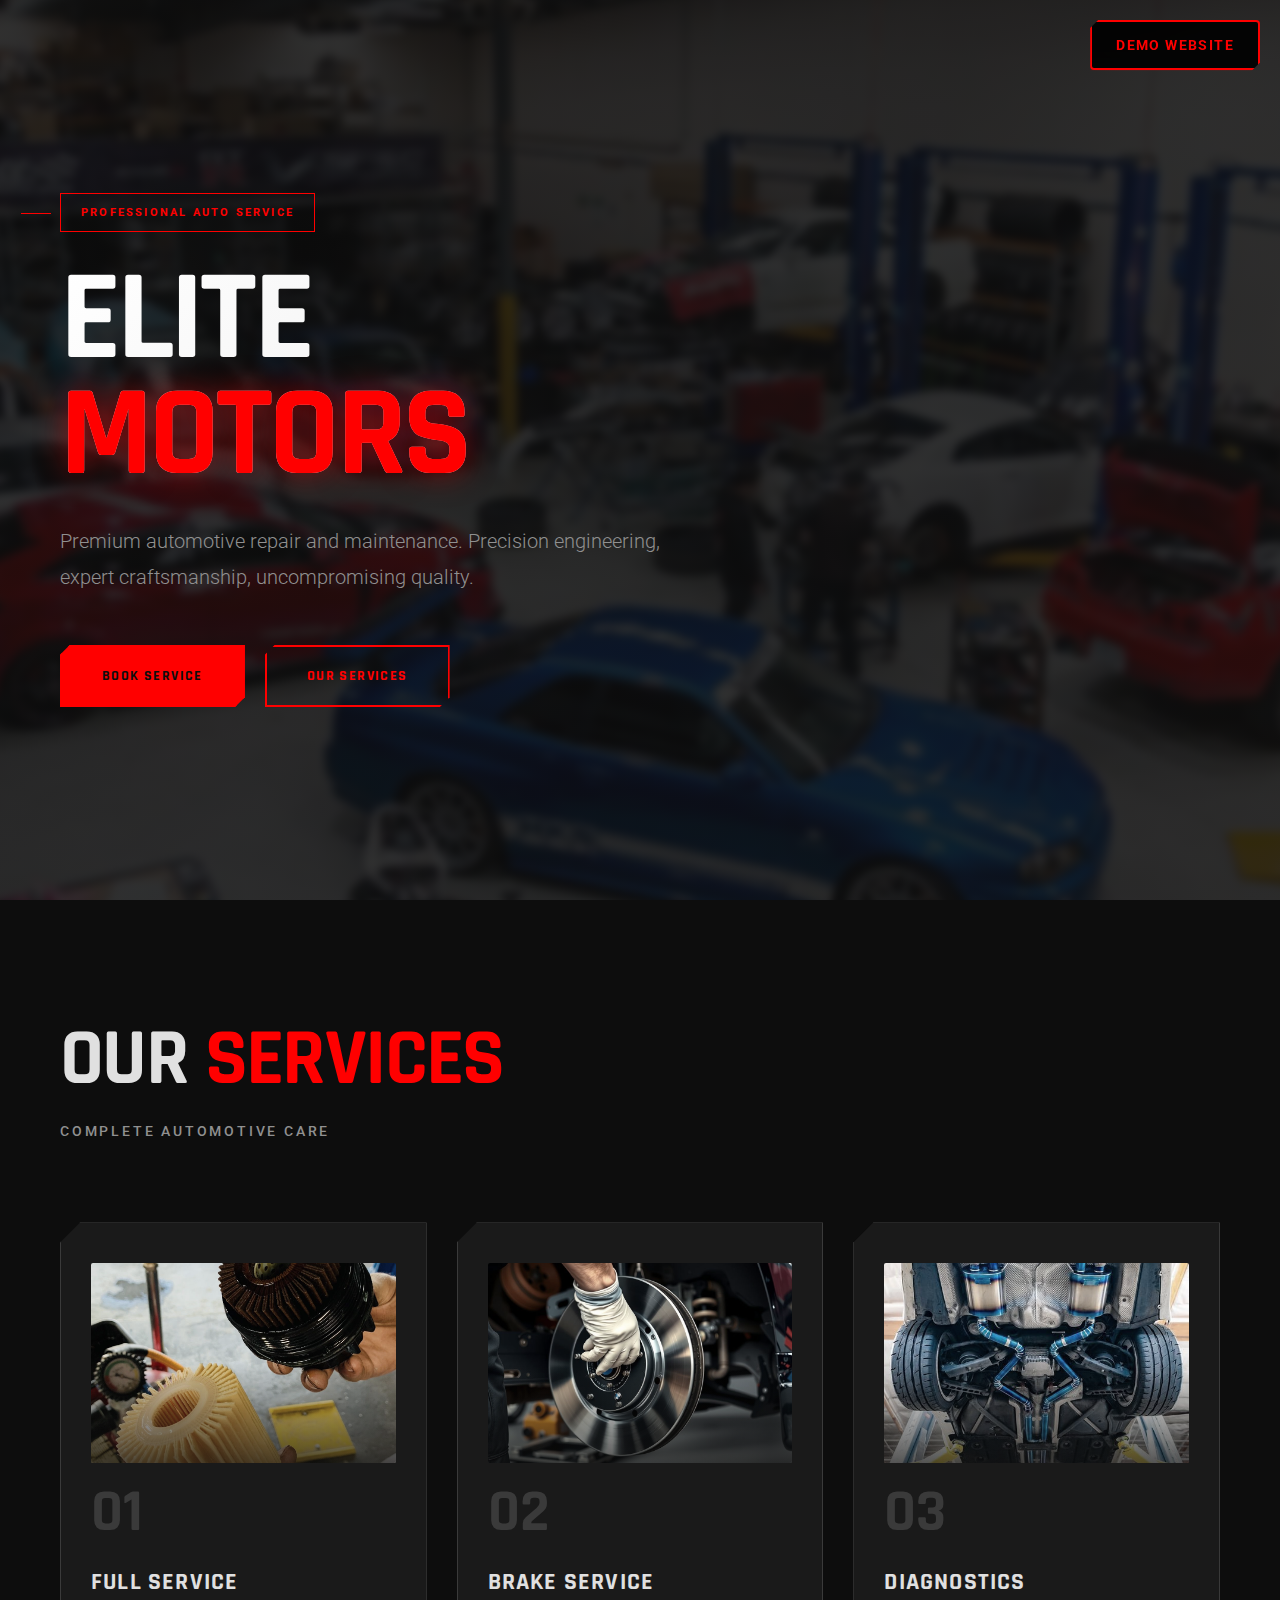
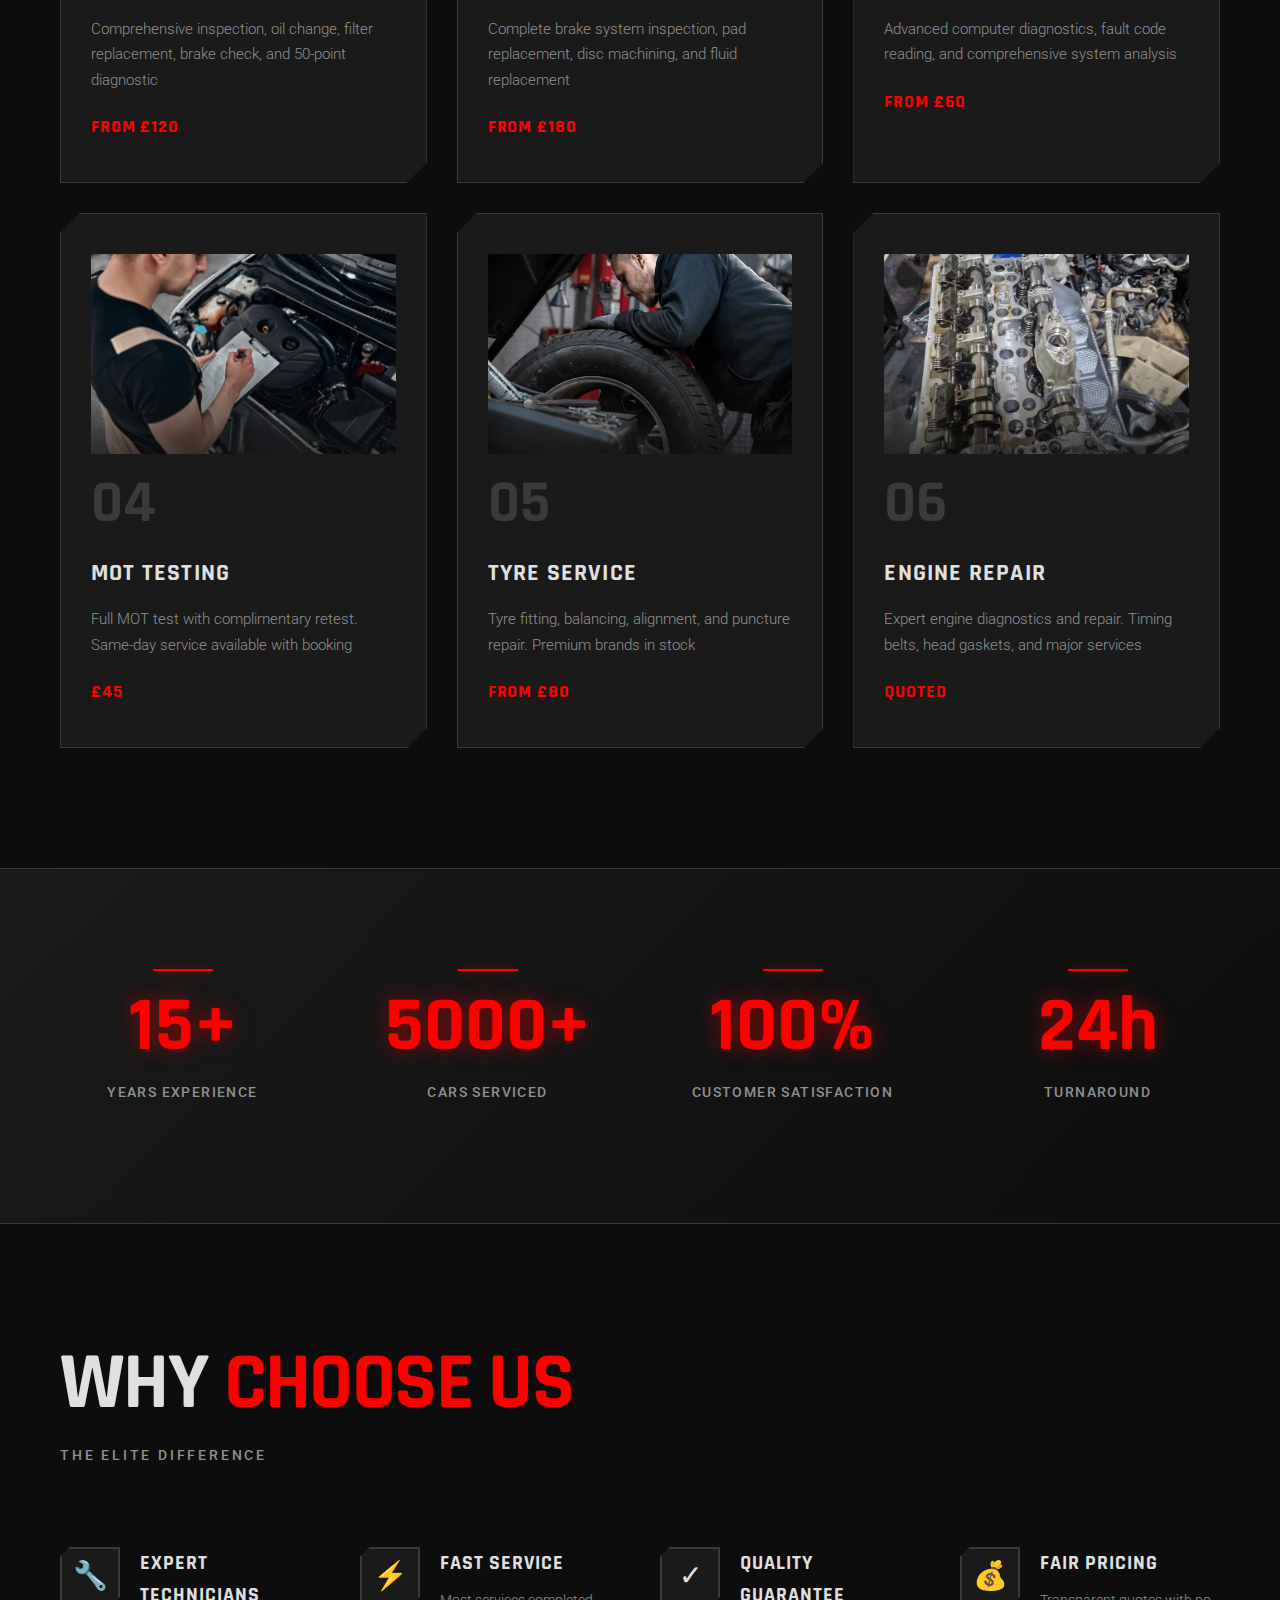
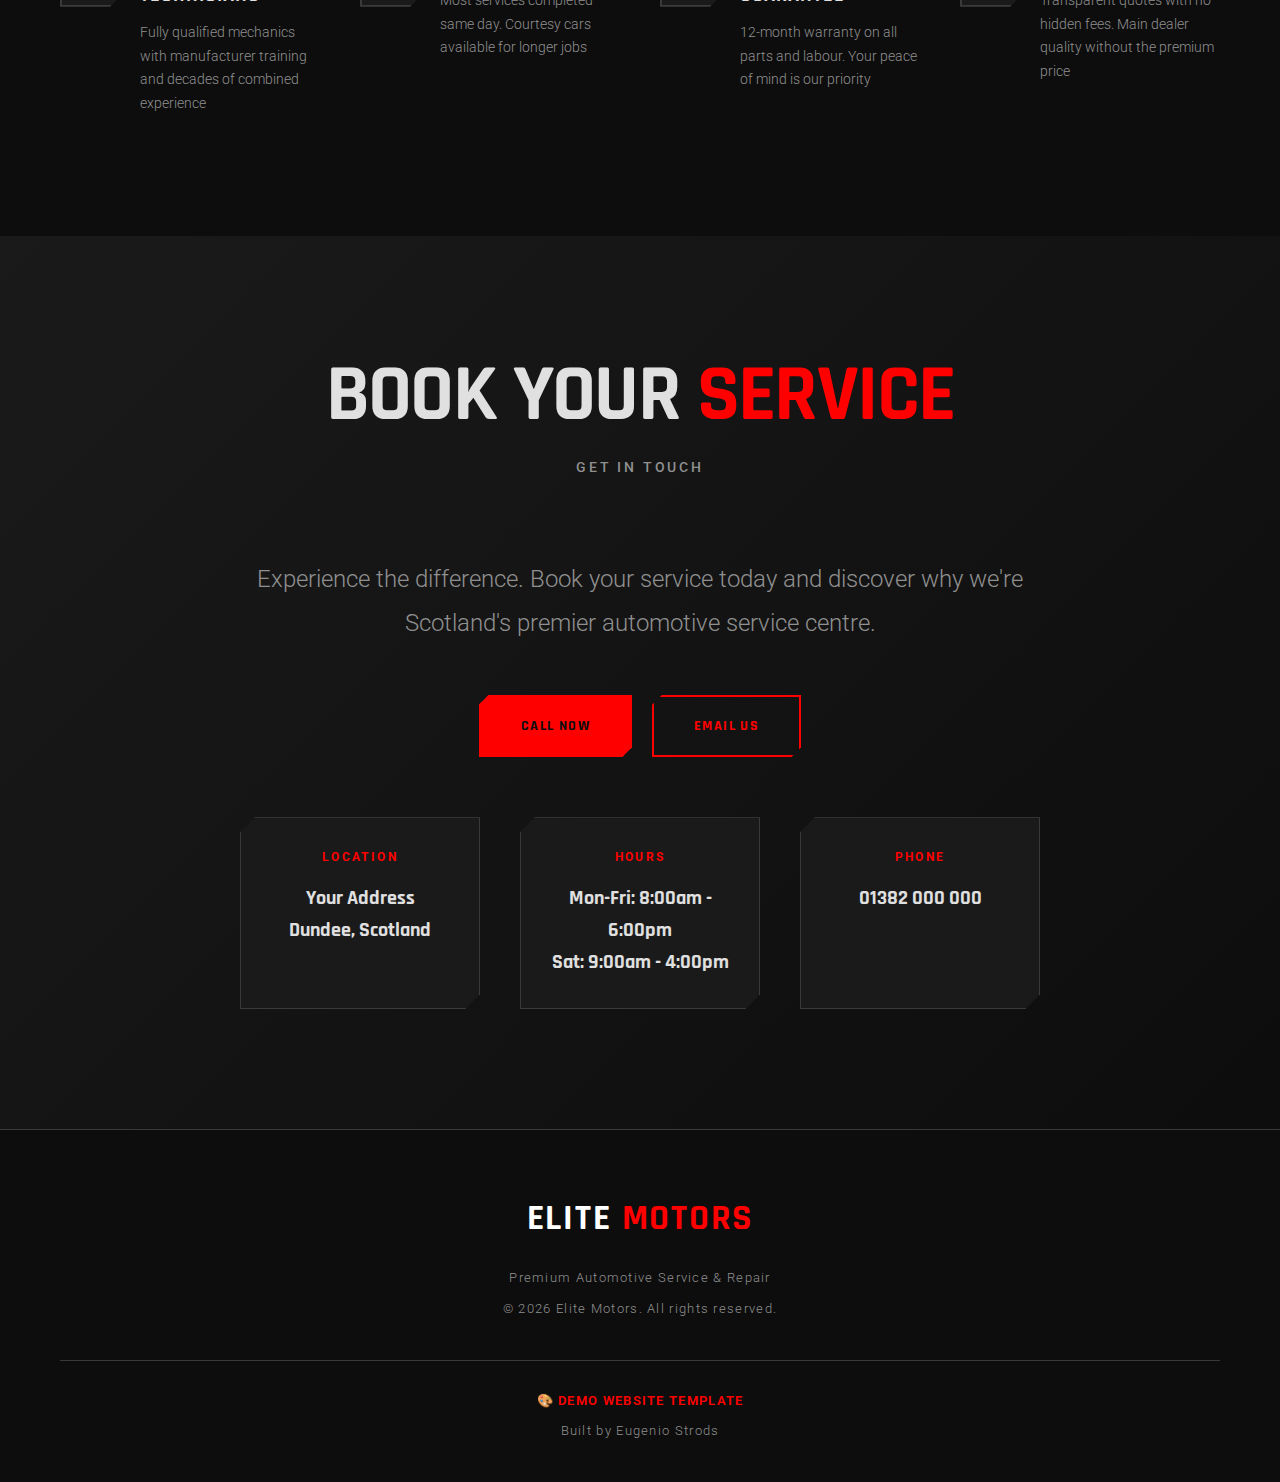
<file: demos/garage-elite-motors.html>
<!DOCTYPE html>
<html lang="en">
<head>
  <meta charset="UTF-8">
  <meta name="viewport" content="width=device-width, initial-scale=1.0">
  <title>Elite Motors | Premium Auto Repair & Service</title>
  <meta name="description" content="Professional automotive service and repair. Precision engineering, expert care.">
  
  <link rel="preconnect" href="https://fonts.googleapis.com">
  <link rel="preconnect" href="https://fonts.gstatic.com" crossorigin>
  <link href="https://fonts.googleapis.com/css2?family=Rajdhani:wght@300;400;500;600;700&family=Roboto:wght@300;400;500;700&display=swap" rel="stylesheet">
  
  <style>
    :root {
      --red: #FF0000;
      --red-dark: #CC0000;
      --red-glow: rgba(255, 0, 0, 0.5);
      --black: #0D0D0D;
      --gray-dark: #1A1A1A;
      --gray: #2A2A2A;
      --gray-light: #3A3A3A;
      --white: #FFFFFF;
      --text: #E0E0E0;
      --text-muted: #909090;
    }
    
    * {
      margin: 0;
      padding: 0;
      box-sizing: border-box;
    }
    
    body {
      font-family: 'Roboto', sans-serif;
      background: var(--black);
      color: var(--text);
      line-height: 1.6;
      overflow-x: hidden;
    }
    
    h1, h2, h3 {
      font-family: 'Rajdhani', sans-serif;
      font-weight: 700;
      letter-spacing: -0.02em;
      text-transform: uppercase;
    }
    
    /* Hero Section */
    .hero {
      position: relative;
      height: 100vh;
      display: flex;
      align-items: center;
      overflow: hidden;
      background: #0d0d0d;
    }
    
    /* Blurred background image layer */
    .hero::before {
      content: '';
      position: absolute;
      inset: 0;
      background-image: url('../assets/images/demos/garage-interior.jpg');
      background-size: cover;
      background-position: center;
      background-repeat: no-repeat;
      filter: blur(4px);
      transform: scale(1.1);
      z-index: 0;
    }
    
    /* Dark overlay for text readability */
    .hero::after {
      content: '';
      position: absolute;
      inset: 0;
      background: linear-gradient(rgba(13, 13, 13, 0.85), rgba(13, 13, 13, 0.85));
      z-index: 1;
    }
      height: 100%;
      background: linear-gradient(to bottom, transparent, var(--red), transparent);
      box-shadow: 0 0 20px var(--red-glow);
      animation: scanline 3s ease-in-out infinite;
    }
    
    @keyframes scanline {
      0%, 100% { transform: translateY(-100%); }
      50% { transform: translateY(100%); }
    }
    
    .hero-content {
      position: relative;
      z-index: 2;
      max-width: 1400px;
      margin: 0 auto;
      padding: 0 60px;
      width: 100%;
    }
    
    .hero-badge {
      display: inline-block;
      padding: 10px 20px;
      border: 1px solid var(--red);
      color: var(--red);
      font-size: 11px;
      font-weight: 700;
      letter-spacing: 0.2em;
      text-transform: uppercase;
      margin-bottom: 30px;
      animation: slideInLeft 0.8s ease-out;
      position: relative;
    }
    
    .hero-badge::before {
      content: '';
      position: absolute;
      top: 50%;
      left: -40px;
      width: 30px;
      height: 1px;
      background: var(--red);
    }
    
    @keyframes slideInLeft {
      from {
        opacity: 0;
        transform: translateX(-50px);
      }
      to {
        opacity: 1;
        transform: translateX(0);
      }
    }
    
    .hero-title {
      font-size: clamp(50px, 10vw, 140px);
      font-weight: 700;
      line-height: 0.9;
      margin-bottom: 30px;
      letter-spacing: -0.03em;
      animation: slideInLeft 1s ease-out 0.2s both;
    }
    
    .hero-title span {
      display: block;
      background: linear-gradient(135deg, var(--white) 0%, var(--text) 100%);
      -webkit-background-clip: text;
      -webkit-text-fill-color: transparent;
      background-clip: text;
    }
    
    .hero-title .highlight {
      color: var(--red);
      -webkit-text-fill-color: var(--red);
      text-shadow: 0 0 30px var(--red-glow);
    }
    
    .hero-description {
      font-size: clamp(16px, 2vw, 20px);
      font-weight: 300;
      max-width: 600px;
      margin-bottom: 50px;
      line-height: 1.8;
      color: var(--text-muted);
      animation: slideInLeft 1.2s ease-out 0.4s both;
    }
    
    /* Sharp buttons */
    .btn-group {
      display: flex;
      gap: 20px;
      flex-wrap: wrap;
      animation: slideInLeft 1.4s ease-out 0.6s both;
    }
    
    .btn {
      display: inline-block;
      padding: 18px 40px;
      font-family: 'Rajdhani', sans-serif;
      font-size: 14px;
      font-weight: 700;
      letter-spacing: 0.1em;
      text-transform: uppercase;
      text-decoration: none;
      background: transparent;
      border: 2px solid var(--red);
      color: var(--red);
      clip-path: polygon(10px 0, 100% 0, 100% calc(100% - 10px), calc(100% - 10px) 100%, 0 100%, 0 10px);
      position: relative;
      overflow: hidden;
      transition: all 0.3s cubic-bezier(0.4, 0, 0.2, 1);
    }
    
    .btn::before {
      content: '';
      position: absolute;
      top: 0;
      left: -100%;
      width: 100%;
      height: 100%;
      background: var(--red);
      transition: left 0.3s cubic-bezier(0.4, 0, 0.2, 1);
      z-index: -1;
    }
    
    .btn:hover::before {
      left: 0;
    }
    
    .btn:hover {
      color: var(--black);
      transform: translateX(5px);
      box-shadow: 0 0 30px var(--red-glow);
    }
    
    .btn-primary {
      background: var(--red);
      color: var(--black);
    }
    
    .btn-primary::before {
      background: var(--black);
    }
    
    .btn-primary:hover {
      color: var(--red);
      border-color: var(--red);
    }
    
    /* Services Section */
    .section {
      padding: 120px 60px;
      max-width: 1400px;
      margin: 0 auto;
      position: relative;
    }
    
    .section-header {
      margin-bottom: 80px;
    }
    
    .section-title {
      font-size: clamp(40px, 7vw, 80px);
      font-weight: 700;
      margin-bottom: 20px;
      line-height: 1;
    }
    
    .section-title span {
      color: var(--red);
    }
    
    .section-subtitle {
      font-size: 14px;
      font-weight: 500;
      letter-spacing: 0.2em;
      text-transform: uppercase;
      color: var(--text-muted);
    }
    
    /* Services Grid */
    .services-grid {
      display: grid;
      grid-template-columns: repeat(auto-fit, minmax(300px, 1fr));
      gap: 30px;
    }
    
    .service-card {
      background: var(--gray-dark);
      border: 1px solid var(--gray-light);
      clip-path: polygon(20px 0, 100% 0, 100% calc(100% - 20px), calc(100% - 20px) 100%, 0 100%, 0 20px);
      padding: 40px 30px;
      position: relative;
      overflow: hidden;
      transition: all 0.4s cubic-bezier(0.4, 0, 0.2, 1);
    }
    
    .service-card::before {
      content: '';
      position: absolute;
      top: 0;
      right: 0;
      width: 2px;
      height: 0;
      background: var(--red);
      transition: height 0.4s cubic-bezier(0.4, 0, 0.2, 1);
    }
    
    .service-card:hover {
      transform: translateY(-10px);
      border-color: var(--red);
      box-shadow: 0 20px 60px rgba(0, 0, 0, 0.5);
    }
    
    .service-card:hover::before {
      height: 100%;
      box-shadow: 0 0 20px var(--red-glow);
    }
    
    .service-number {
      font-family: 'Rajdhani', sans-serif;
      font-size: 60px;
      font-weight: 700;
      color: var(--gray-light);
      line-height: 1;
      margin-bottom: 20px;
      transition: all 0.4s ease;
    }
    
    .service-card:hover .service-number {
      color: var(--red);
      text-shadow: 0 0 20px var(--red-glow);
    }
    
    .service-title {
      font-size: 24px;
      font-weight: 700;
      margin-bottom: 15px;
      text-transform: uppercase;
      letter-spacing: 0.05em;
    }
    
    .service-description {
      font-size: 15px;
      font-weight: 300;
      line-height: 1.7;
      color: var(--text-muted);
    }
    
    .service-price {
      font-family: 'Rajdhani', sans-serif;
      font-size: 18px;
      font-weight: 700;
      color: var(--red);
      margin-top: 20px;
      letter-spacing: 0.05em;
    }
    
    /* Service Images */
    .service-image {
      width: 100%;
      height: 200px;
      overflow: hidden;
      border-radius: 2px;
      margin-bottom: 20px;
      position: relative;
    }
    
    .service-image img {
      width: 100%;
      height: 100%;
      object-fit: cover;
      transition: transform 0.4s cubic-bezier(0.4, 0, 0.2, 1);
      filter: grayscale(30%);
    }
    
    .service-card:hover .service-image img {
      transform: scale(1.1);
      filter: grayscale(0%);
    }
    
    .service-image::after {
      content: '';
      position: absolute;
      inset: 0;
      background: linear-gradient(to bottom, transparent 50%, rgba(13, 13, 13, 0.7) 100%);
      pointer-events: none;
    }
    
    /* Stats Section */
    .stats-section {
      background: linear-gradient(135deg, var(--gray-dark) 0%, var(--black) 100%);
      border-top: 1px solid var(--gray-light);
      border-bottom: 1px solid var(--gray-light);
    }
    
    .stats-grid {
      display: grid;
      grid-template-columns: repeat(auto-fit, minmax(200px, 1fr));
      gap: 60px;
      text-align: center;
    }
    
    .stat {
      position: relative;
    }
    
    .stat::before {
      content: '';
      position: absolute;
      top: -20px;
      left: 50%;
      transform: translateX(-50%);
      width: 60px;
      height: 2px;
      background: var(--red);
      box-shadow: 0 0 10px var(--red-glow);
    }
    
    .stat-number {
      font-family: 'Rajdhani', sans-serif;
      font-size: clamp(50px, 6vw, 80px);
      font-weight: 700;
      color: var(--red);
      line-height: 1;
      margin-bottom: 15px;
      text-shadow: 0 0 20px var(--red-glow);
    }
    
    .stat-label {
      font-size: 14px;
      font-weight: 500;
      letter-spacing: 0.1em;
      text-transform: uppercase;
      color: var(--text-muted);
    }
    
    /* Why Choose Section */
    .why-choose {
      background: var(--black);
    }
    
    .features-grid {
      display: grid;
      grid-template-columns: repeat(auto-fit, minmax(250px, 1fr));
      gap: 40px;
    }
    
    .feature {
      position: relative;
      padding-left: 80px;
    }
    
    .feature-icon {
      position: absolute;
      left: 0;
      top: 0;
      width: 60px;
      height: 60px;
      display: flex;
      align-items: center;
      justify-content: center;
      font-size: 28px;
      background: var(--gray-dark);
      border: 2px solid var(--gray-light);
      clip-path: polygon(10px 0, 100% 0, 100% calc(100% - 10px), calc(100% - 10px) 100%, 0 100%, 0 10px);
      transition: all 0.3s ease;
    }
    
    .feature:hover .feature-icon {
      background: var(--red);
      border-color: var(--red);
      box-shadow: 0 0 20px var(--red-glow);
    }
    
    .feature-title {
      font-size: 20px;
      font-weight: 700;
      margin-bottom: 10px;
      text-transform: uppercase;
      letter-spacing: 0.05em;
    }
    
    .feature-description {
      font-size: 14px;
      font-weight: 300;
      line-height: 1.7;
      color: var(--text-muted);
    }
    
    /* Contact Section */
    .contact-section {
      background: linear-gradient(135deg, var(--gray-dark) 0%, var(--black) 100%);
      text-align: center;
    }
    
    .contact-content {
      max-width: 800px;
      margin: 0 auto;
    }
    
    .contact-text {
      font-size: clamp(18px, 2vw, 24px);
      font-weight: 300;
      line-height: 1.8;
      margin-bottom: 50px;
      color: var(--text-muted);
    }
    
    .contact-grid {
      display: grid;
      grid-template-columns: repeat(auto-fit, minmax(200px, 1fr));
      gap: 40px;
      margin-top: 60px;
    }
    
    .contact-item {
      padding: 30px 20px;
      background: var(--gray-dark);
      border: 1px solid var(--gray-light);
      clip-path: polygon(15px 0, 100% 0, 100% calc(100% - 15px), calc(100% - 15px) 100%, 0 100%, 0 15px);
      transition: all 0.3s ease;
    }
    
    .contact-item:hover {
      border-color: var(--red);
      transform: translateY(-5px);
    }
    
    .contact-label {
      font-size: 12px;
      font-weight: 700;
      letter-spacing: 0.2em;
      text-transform: uppercase;
      color: var(--red);
      margin-bottom: 15px;
    }
    
    .contact-value {
      font-family: 'Rajdhani', sans-serif;
      font-size: 20px;
      font-weight: 700;
      color: var(--text);
      text-decoration: none;
      display: block;
      transition: all 0.3s ease;
    }
    
    .contact-value:hover {
      color: var(--red);
    }
    
    /* Footer */
    footer {
      background: var(--black);
      padding: 60px 60px 40px;
      border-top: 1px solid var(--gray-light);
    }
    
    .footer-content {
      max-width: 1400px;
      margin: 0 auto;
      text-align: center;
    }
    
    .footer-logo {
      font-family: 'Rajdhani', sans-serif;
      font-size: 36px;
      font-weight: 700;
      color: var(--white);
      margin-bottom: 20px;
      text-transform: uppercase;
      letter-spacing: 0.05em;
    }
    
    .footer-logo span {
      color: var(--red);
    }
    
    .footer-text {
      font-size: 13px;
      font-weight: 300;
      color: var(--text-muted);
      letter-spacing: 0.1em;
    }
    
    /* Responsive */
    @media (max-width: 768px) {
      .hero-content,
      .section {
        padding-left: 30px;
        padding-right: 30px;
      }
      
      .hero {
        height: 90vh;
      }
      
      .section {
        padding-top: 80px;
        padding-bottom: 80px;
      }
      
      .btn-group {
        flex-direction: column;
      }
      
      .btn {
        width: 100%;
        text-align: center;
      }
      
      footer {
        padding: 40px 30px;
      }
    }
    
    /* Reduced Motion */
    @media (prefers-reduced-motion: reduce) {
      *,
      *::before,
      *::after {
        animation-duration: 0.01ms !important;
        animation-iteration-count: 1 !important;
        transition-duration: 0.01ms !important;
      }
    }
    
    /* Demo Badge */
    .demo-badge {
      position: fixed;
      top: 20px;
      right: 20px;
      background: rgba(0, 0, 0, 0.9);
      backdrop-filter: blur(10px);
      border: 2px solid var(--red);
      padding: 12px 24px;
      border-radius: 4px;
      z-index: 1000;
      font-size: 14px;
      font-weight: 700;
      color: var(--red);
      text-transform: uppercase;
      letter-spacing: 0.1em;
      box-shadow: 0 4px 20px rgba(255, 0, 0, 0.3);
      clip-path: polygon(8px 0, 100% 0, 100% calc(100% - 8px), calc(100% - 8px) 100%, 0 100%, 0 8px);
    }
    
    @media (max-width: 768px) {
      .demo-badge {
        top: 10px;
        right: 10px;
        padding: 8px 16px;
        font-size: 11px;
      }
    }
  </style>
</head>
<body>

  <!-- Demo Badge -->
  <div class="demo-badge">DEMO WEBSITE</div>

  <!-- Hero Section -->
  <section class="hero">
    <div class="hero-content">
      <div class="hero-badge">Professional Auto Service</div>
      <h1 class="hero-title">
        <span>ELITE</span>
        <span class="highlight">MOTORS</span>
      </h1>
      <p class="hero-description">
        Premium automotive repair and maintenance. Precision engineering, expert craftsmanship, uncompromising quality.
      </p>
      <div class="btn-group">
        <a href="tel:01382000000" class="btn btn-primary">Book Service</a>
        <a href="#services" class="btn">Our Services</a>
      </div>
    </div>
  </section>

  <!-- Services Section -->
  <section id="services" class="section">
    <div class="section-header">
      <h2 class="section-title">OUR <span>SERVICES</span></h2>
      <p class="section-subtitle">Complete Automotive Care</p>
    </div>
    
    <div class="services-grid">
      <div class="service-card">
        <div class="service-image">
          <img src="../assets/images/demos/oil-change.jpg" alt="Professional oil change service" loading="lazy">
        </div>
        <div class="service-number">01</div>
        <h3 class="service-title">Full Service</h3>
        <p class="service-description">
          Comprehensive inspection, oil change, filter replacement, brake check, and 50-point diagnostic
        </p>
        <div class="service-price">FROM £120</div>
      </div>
      
      <div class="service-card">
        <div class="service-image">
          <img src="../assets/images/demos/brake-testing.jpg" alt="Professional brake disc service" loading="lazy">
        </div>
        <div class="service-number">02</div>
        <h3 class="service-title">Brake Service</h3>
        <p class="service-description">
          Complete brake system inspection, pad replacement, disc machining, and fluid replacement
        </p>
        <div class="service-price">FROM £180</div>
      </div>
      
      <div class="service-card">
        <div class="service-image">
          <img src="../assets/images/demos/undercar.jpg" alt="Professional undercar inspection" loading="lazy">
        </div>
        <div class="service-number">03</div>
        <h3 class="service-title">Diagnostics</h3>
        <p class="service-description">
          Advanced computer diagnostics, fault code reading, and comprehensive system analysis
        </p>
        <div class="service-price">FROM £60</div>
      </div>
      
      <div class="service-card">
        <div class="service-image">
          <img src="../assets/images/demos/mot-testing.jpg" alt="Professional MOT inspection" loading="lazy">
        </div>
        <div class="service-number">04</div>
        <h3 class="service-title">MOT Testing</h3>
        <p class="service-description">
          Full MOT test with complimentary retest. Same-day service available with booking
        </p>
        <div class="service-price">£45</div>
      </div>
      
      <div class="service-card">
        <div class="service-image">
          <img src="../assets/images/demos/tyre-service.jpg" alt="Professional tyre fitting and balancing" loading="lazy">
        </div>
        <div class="service-number">05</div>
        <h3 class="service-title">Tyre Service</h3>
        <p class="service-description">
          Tyre fitting, balancing, alignment, and puncture repair. Premium brands in stock
        </p>
        <div class="service-price">FROM £80</div>
      </div>
      
      <div class="service-card">
        <div class="service-image">
          <img src="../assets/images/demos/engine-repair.jpg" alt="Professional engine diagnostics and repair" loading="lazy">
        </div>
        <div class="service-number">06</div>
        <h3 class="service-title">Engine Repair</h3>
        <p class="service-description">
          Expert engine diagnostics and repair. Timing belts, head gaskets, and major services
        </p>
        <div class="service-price">QUOTED</div>
      </div>
    </div>
  </section>

  <!-- Stats Section -->
  <section class="section stats-section">
    <div class="stats-grid">
      <div class="stat">
        <div class="stat-number">15+</div>
        <div class="stat-label">Years Experience</div>
      </div>
      
      <div class="stat">
        <div class="stat-number">5000+</div>
        <div class="stat-label">Cars Serviced</div>
      </div>
      
      <div class="stat">
        <div class="stat-number">100%</div>
        <div class="stat-label">Customer Satisfaction</div>
      </div>
      
      <div class="stat">
        <div class="stat-number">24h</div>
        <div class="stat-label">Turnaround</div>
      </div>
    </div>
  </section>

  <!-- Why Choose Section -->
  <section class="section why-choose">
    <div class="section-header">
      <h2 class="section-title">WHY <span>CHOOSE US</span></h2>
      <p class="section-subtitle">The Elite Difference</p>
    </div>
    
    <div class="features-grid">
      <div class="feature">
        <div class="feature-icon">🔧</div>
        <h3 class="feature-title">Expert Technicians</h3>
        <p class="feature-description">
          Fully qualified mechanics with manufacturer training and decades of combined experience
        </p>
      </div>
      
      <div class="feature">
        <div class="feature-icon">⚡</div>
        <h3 class="feature-title">Fast Service</h3>
        <p class="feature-description">
          Most services completed same day. Courtesy cars available for longer jobs
        </p>
      </div>
      
      <div class="feature">
        <div class="feature-icon">✓</div>
        <h3 class="feature-title">Quality Guarantee</h3>
        <p class="feature-description">
          12-month warranty on all parts and labour. Your peace of mind is our priority
        </p>
      </div>
      
      <div class="feature">
        <div class="feature-icon">💰</div>
        <h3 class="feature-title">Fair Pricing</h3>
        <p class="feature-description">
          Transparent quotes with no hidden fees. Main dealer quality without the premium price
        </p>
      </div>
    </div>
  </section>

  <!-- Contact Section -->
  <section class="section contact-section">
    <div class="contact-content">
      <div class="section-header">
        <h2 class="section-title">BOOK YOUR <span>SERVICE</span></h2>
        <p class="section-subtitle">Get In Touch</p>
      </div>
      
      <p class="contact-text">
        Experience the difference. Book your service today and discover why we're Scotland's premier automotive service centre.
      </p>
      
      <div class="btn-group" style="justify-content: center;">
        <a href="tel:01382000000" class="btn btn-primary">Call Now</a>
        <a href="/cdn-cgi/l/email-protection#4a23242c250a33253f382d2b382b2d2f642925643f21" class="btn">Email Us</a>
      </div>
      
      <div class="contact-grid">
        <div class="contact-item">
          <div class="contact-label">Location</div>
          <a href="https://maps.google.com" target="_blank" class="contact-value">
            Your Address<br>Dundee, Scotland
          </a>
        </div>
        
        <div class="contact-item">
          <div class="contact-label">Hours</div>
          <div class="contact-value">
            Mon-Fri: 8:00am - 6:00pm<br>
            Sat: 9:00am - 4:00pm
          </div>
        </div>
        
        <div class="contact-item">
          <div class="contact-label">Phone</div>
          <a href="tel:01382000000" class="contact-value">
            01382 000 000
          </a>
        </div>
      </div>
    </div>
  </section>

  <!-- Footer -->
  <footer>
    <div class="footer-content">
      <div class="footer-logo">ELITE <span>MOTORS</span></div>
      <p class="footer-text">Premium Automotive Service & Repair</p>
      <p class="footer-text" style="margin-top: 10px;">© 2026 Elite Motors. All rights reserved.</p>
      <div style="margin-top: 40px; padding-top: 30px; border-top: 1px solid var(--gray-light);">
        <p class="footer-text" style="color: var(--red); font-weight: 600;">🎨 DEMO WEBSITE TEMPLATE</p>
        <p class="footer-text" style="margin-top: 10px;">Built by Eugenio Strods</p>
        <p class="footer-text"><a href="/cdn-cgi/l/email-protection#791c0c1e1c1710160a0d0b161d0a391e14181015571a1614" style="color: var(--red); text-decoration: no
</file>
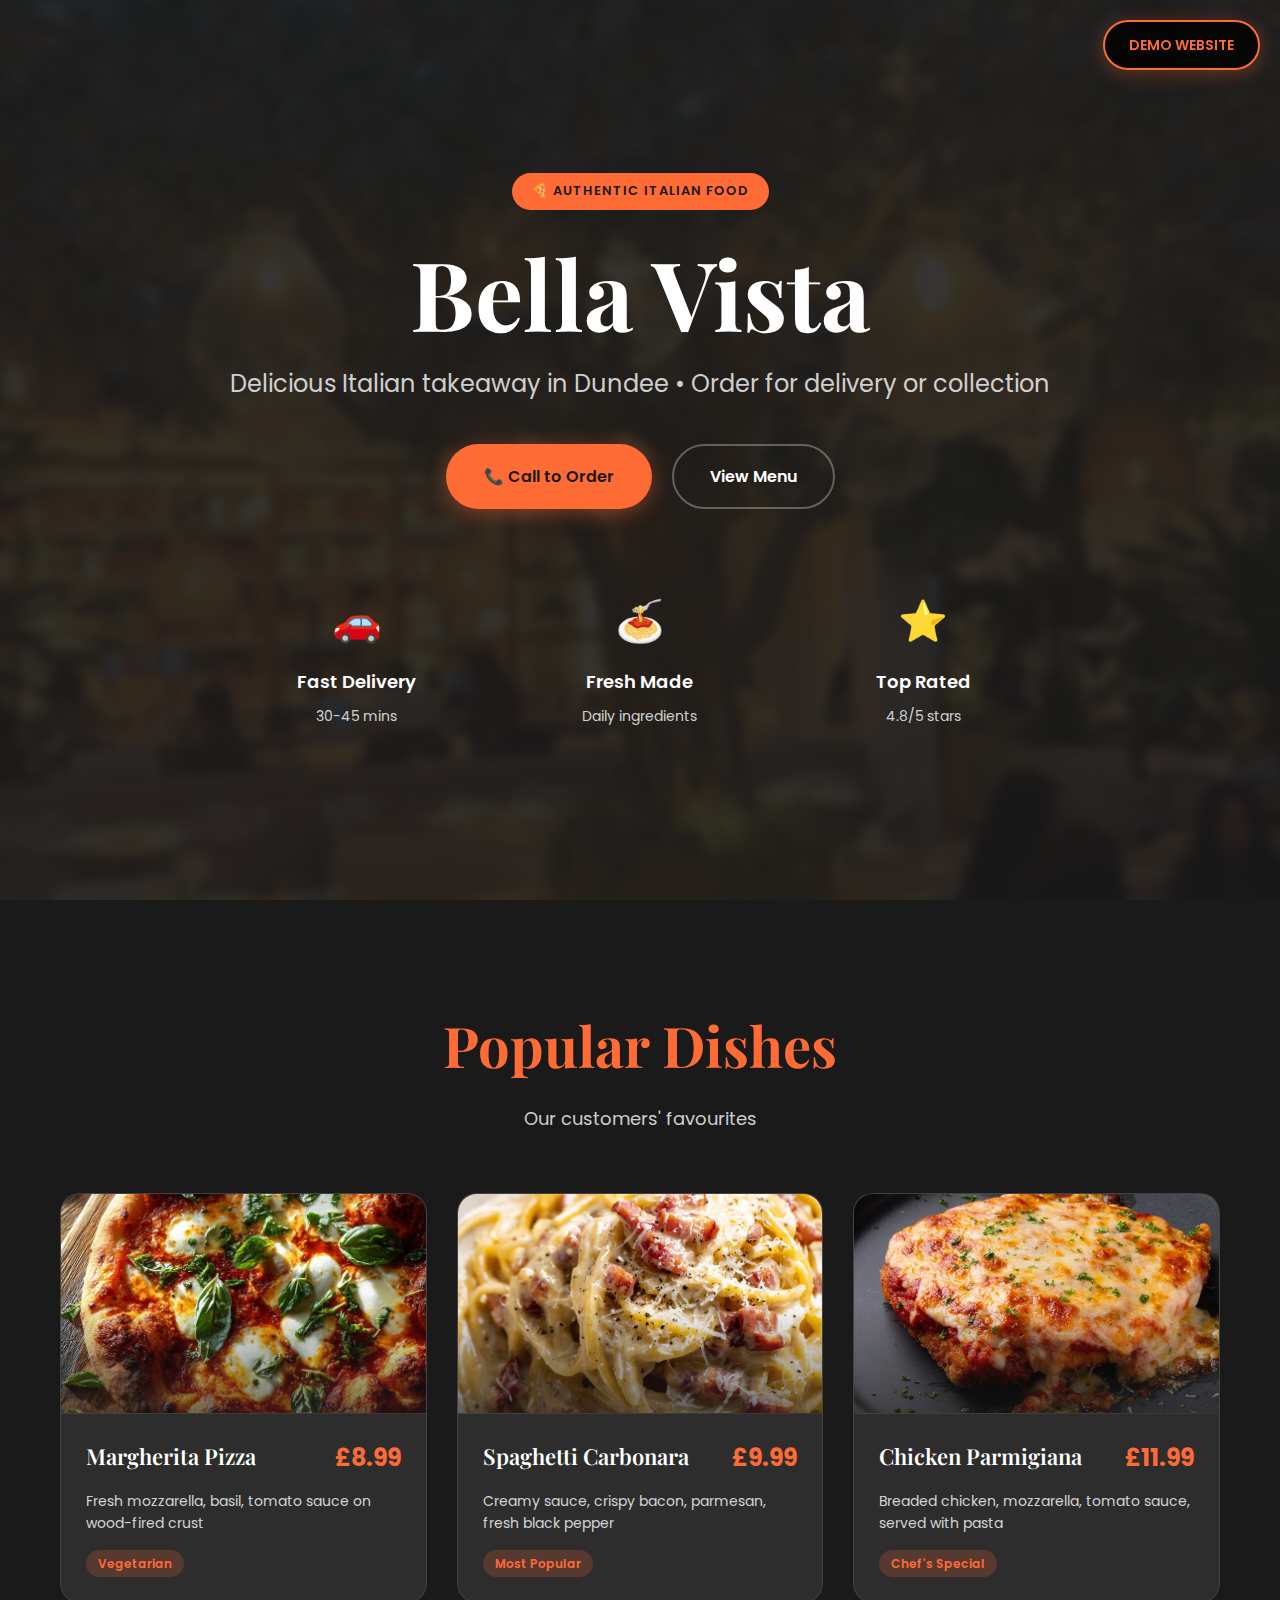
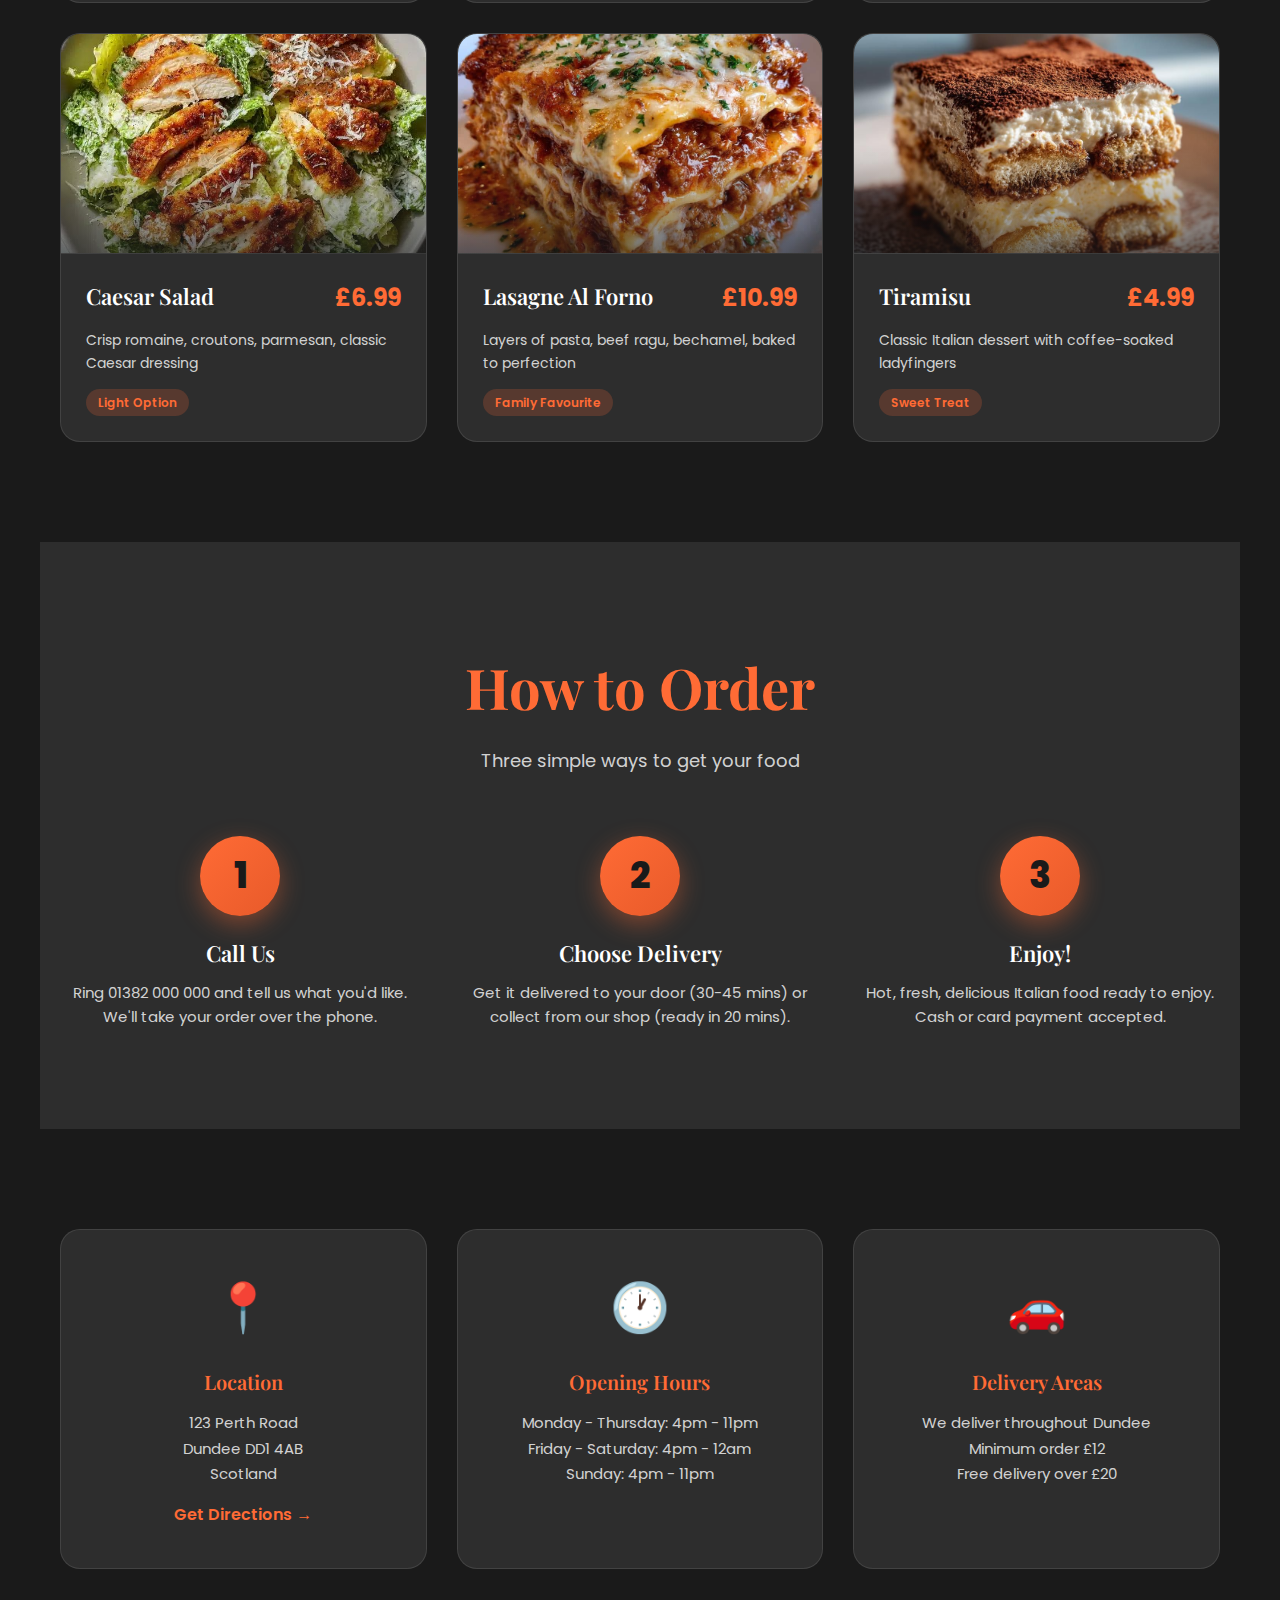
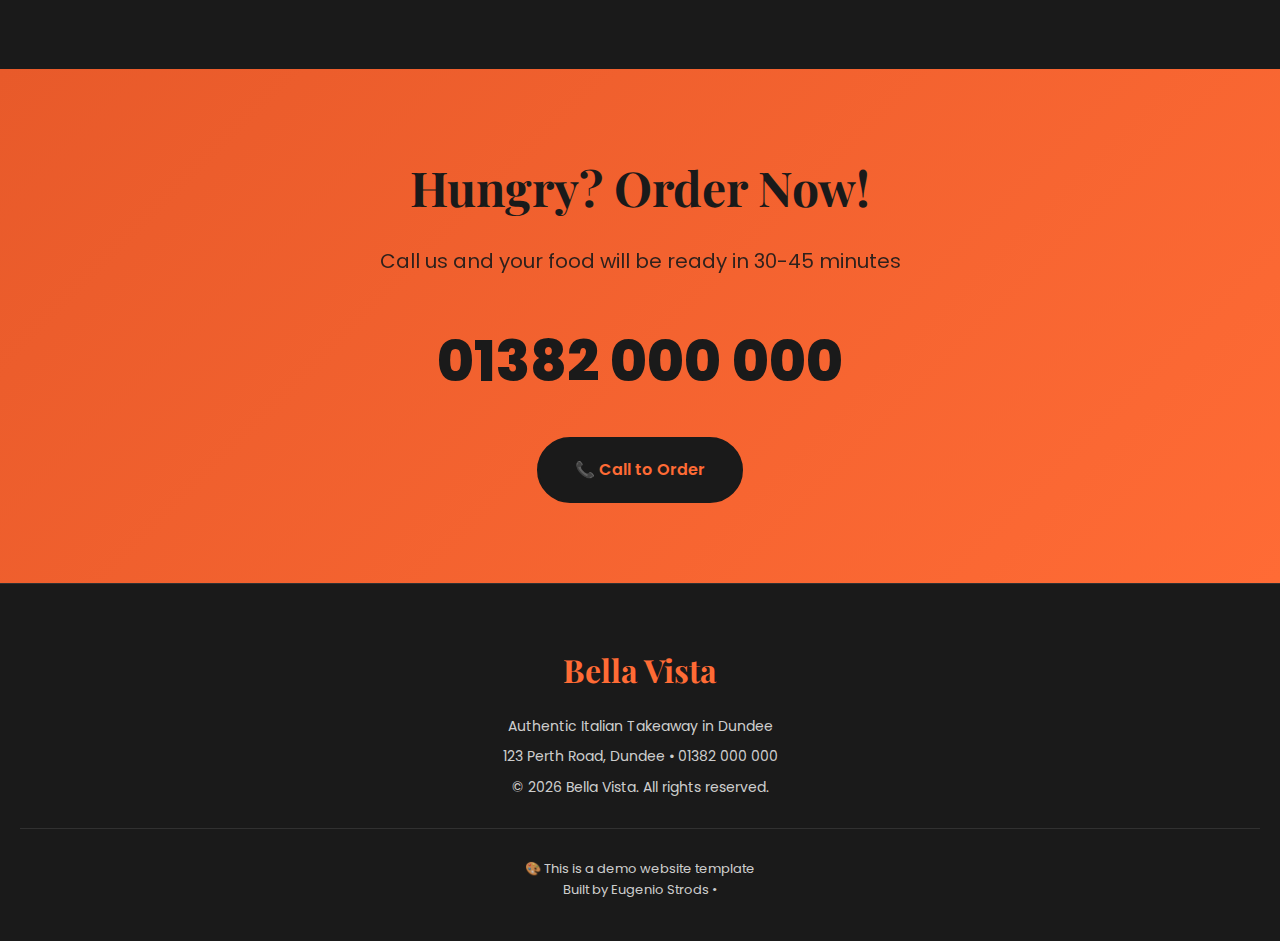
<file: demos/restaurant-takeaway-demo.html>
<!DOCTYPE html>
<html lang="en">
<head>
  <meta charset="UTF-8">
  <meta name="viewport" content="width=device-width, initial-scale=1.0">
  <title>Bella Vista | Delicious Italian Takeaway</title>
  <meta name="description" content="Order delicious Italian food for delivery or collection. Fast service, authentic taste.">
  
  <link rel="preconnect" href="https://fonts.googleapis.com">
  <link rel="preconnect" href="https://fonts.gstatic.com" crossorigin>
  <link href="https://fonts.googleapis.com/css2?family=Poppins:wght@300;400;500;600;700;800&family=Playfair+Display:wght@400;700&display=swap" rel="stylesheet">
  
  <style>
    :root {
      --orange: #FF6B35;
      --orange-light: #FF8C5A;
      --orange-dark: #E85A2A;
      --dark: #1A1A1A;
      --dark-light: #2D2D2D;
      --cream: #FFF8F0;
      --green: #4CAF50;
      --text: #FFFFFF;
      --text-dark: #1A1A1A;
      --text-muted: rgba(255, 255, 255, 0.8);
    }
    
    * {
      margin: 0;
      padding: 0;
      box-sizing: border-box;
    }
    
    body {
      font-family: 'Poppins', sans-serif;
      background: var(--dark);
      color: var(--text);
      line-height: 1.6;
      overflow-x: hidden;
    }
    
    h1, h2, h3 {
      font-family: 'Playfair Display', serif;
      font-weight: 700;
    }
    
    /* Demo Badge */
    .demo-badge {
      position: fixed;
      top: 20px;
      right: 20px;
      background: rgba(0, 0, 0, 0.8);
      backdrop-filter: blur(10px);
      border: 2px solid var(--orange);
      padding: 12px 24px;
      border-radius: 50px;
      z-index: 1000;
      font-size: 14px;
      font-weight: 600;
      color: var(--orange);
      box-shadow: 0 4px 20px rgba(255, 107, 53, 0.3);
      animation: pulse 2s ease-in-out infinite;
    }
    
    @keyframes pulse {
      0%, 100% { transform: scale(1); }
      50% { transform: scale(1.05); }
    }
    
    /* Hero Section */
    .hero {
      position: relative;
      min-height: 100vh;
      display: flex;
      align-items: center;
      justify-content: center;
      text-align: center;
      overflow: hidden;
      padding: 100px 20px 80px;
      background: #1a1a1a;
    }
    
    /* Blurred background image layer */
    .hero::before {
      content: '';
      position: absolute;
      inset: 0;
      background-image: url('../assets/images/demos/restauraunt-interior.jpg');
      background-size: cover;
      background-position: center;
      background-repeat: no-repeat;
      filter: blur(5px);
      transform: scale(1.1);
      z-index: 0;
    }
    
    /* Dark overlay with orange glow accents */
    .hero::after {
      content: '';
      position: absolute;
      inset: 0;
      background: 
        linear-gradient(rgba(26, 26, 26, 0.88), rgba(26, 26, 26, 0.88)),
        radial-gradient(circle at 20% 80%, rgba(255, 107, 53, 0.12) 0%, transparent 50%),
        radial-gradient(circle at 80% 20%, rgba(255, 107, 53, 0.08) 0%, transparent 50%);
      z-index: 1;
    }
    
    .hero-content {
      position: relative;
      z-index: 2;
      max-width: 900px;
    }
    
    .hero-badge {
      display: inline-block;
      padding: 8px 20px;
      background: var(--orange);
      color: var(--text-dark);
      border-radius: 50px;
      font-size: 13px;
      font-weight: 600;
      text-transform: uppercase;
      letter-spacing: 1px;
      margin-bottom: 30px;
      animation: slideDown 0.8s ease-out;
    }
    
    @keyframes slideDown {
      from {
        opacity: 0;
        transform: translateY(-30px);
      }
      to {
        opacity: 1;
        transform: translateY(0);
      }
    }
    
    .hero-title {
      font-size: clamp(48px, 8vw, 96px);
      line-height: 1.1;
      margin-bottom: 20px;
      animation: fadeInUp 1s ease-out 0.2s both;
    }
    
    @keyframes fadeInUp {
      from {
        opacity: 0;
        transform: translateY(30px);
      }
      to {
        opacity: 1;
        transform: translateY(0);
      }
    }
    
    .hero-subtitle {
      font-size: clamp(18px, 2vw, 24px);
      font-weight: 400;
      color: var(--text-muted);
      margin-bottom: 40px;
      animation: fadeInUp 1.2s ease-out 0.4s both;
    }
    
    .hero-cta {
      display: flex;
      gap: 20px;
      justify-content: center;
      flex-wrap: wrap;
      animation: fadeInUp 1.4s ease-out 0.6s both;
    }
    
    /* Buttons */
    .btn {
      display: inline-flex;
      align-items: center;
      gap: 10px;
      padding: 18px 36px;
      font-size: 16px;
      font-weight: 600;
      text-decoration: none;
      border-radius: 50px;
      transition: all 0.3s ease;
      border: 2px solid transparent;
    }
    
    .btn-primary {
      background: var(--orange);
      color: var(--text-dark);
      box-shadow: 0 4px 20px rgba(255, 107, 53, 0.4);
    }
    
    .btn-primary:hover {
      background: var(--orange-dark);
      transform: translateY(-3px);
      box-shadow: 0 6px 30px rgba(255, 107, 53, 0.5);
    }
    
    .btn-secondary {
      background: transparent;
      color: var(--text);
      border-color: rgba(255, 255, 255, 0.3);
    }
    
    .btn-secondary:hover {
      background: rgba(255, 255, 255, 0.1);
      border-color: var(--orange);
      transform: translateY(-3px);
    }
    
    /* Features */
    .features {
      display: grid;
      grid-template-columns: repeat(auto-fit, minmax(200px, 1fr));
      gap: 30px;
      margin-top: 60px;
    }
    
    .feature-item {
      text-align: center;
      padding: 20px;
      animation: fadeInUp 0.8s ease-out both;
    }
    
    .feature-item:nth-child(1) { animation-delay: 0.8s; }
    .feature-item:nth-child(2) { animation-delay: 1s; }
    .feature-item:nth-child(3) { animation-delay: 1.2s; }
    
    .feature-icon {
      font-size: 40px;
      margin-bottom: 15px;
    }
    
    .feature-title {
      font-size: 18px;
      font-weight: 600;
      margin-bottom: 8px;
    }
    
    .feature-text {
      font-size: 14px;
      color: var(--text-muted);
    }
    
    /* Section */
    .section {
      padding: 100px 20px;
      max-width: 1200px;
      margin: 0 auto;
    }
    
    .section-header {
      text-align: center;
      margin-bottom: 60px;
    }
    
    .section-title {
      font-size: clamp(36px, 5vw, 56px);
      margin-bottom: 15px;
      color: var(--orange);
    }
    
    .section-subtitle {
      font-size: 18px;
      color: var(--text-muted);
      font-weight: 400;
    }
    
    /* Menu Grid */
    .menu-grid {
      display: grid;
      grid-template-columns: repeat(auto-fill, minmax(320px, 1fr));
      gap: 30px;
    }
    
    .menu-card {
      background: var(--dark-light);
      border-radius: 20px;
      overflow: hidden;
      border: 1px solid rgba(255, 255, 255, 0.1);
      transition: all 0.3s ease;
      cursor: pointer;
    }
    
    .menu-card:hover {
      transform: translateY(-8px);
      border-color: var(--orange);
      box-shadow: 0 12px 40px rgba(255, 107, 53, 0.3);
    }
    
    .menu-card-image {
      width: 100%;
      height: 220px;
      background: linear-gradient(135deg, var(--dark-light), var(--dark));
      display: flex;
      align-items: center;
      justify-content: center;
      font-size: 80px;
      border-bottom: 1px solid rgba(255, 255, 255, 0.1);
      overflow: hidden;
      position: relative;
    }
    
    .menu-card-image img {
      width: 100%;
      height: 100%;
      object-fit: cover;
      transition: transform 0.3s ease;
    }
    
    .menu-card:hover .menu-card-image img {
      transform: scale(1.05);
    }
    
    .menu-card-image::after {
      content: '';
      position: absolute;
      inset: 0;
      background: linear-gradient(to bottom, transparent 50%, rgba(26, 26, 26, 0.6) 100%);
      pointer-events: none;
    }
    
    .menu-card-content {
      padding: 25px;
    }
    
    .menu-card-header {
      display: flex;
      justify-content: space-between;
      align-items: start;
      margin-bottom: 12px;
    }
    
    .menu-card-title {
      font-size: 22px;
      font-weight: 600;
    }
    
    .menu-card-price {
      font-size: 24px;
      font-weight: 700;
      color: var(--orange);
    }
    
    .menu-card-description {
      font-size: 14px;
      color: var(--text-muted);
      line-height: 1.6;
      margin-bottom: 15px;
    }
    
    .menu-card-badge {
      display: inline-block;
      padding: 4px 12px;
      background: rgba(255, 107, 53, 0.2);
      color: var(--orange);
      border-radius: 50px;
      font-size: 12px;
      font-weight: 600;
    }
    
    /* How to Order */
    .how-to-order {
      background: var(--dark-light);
    }
    
    .steps {
      display: grid;
      grid-template-columns: repeat(auto-fit, minmax(250px, 1fr));
      gap: 40px;
      margin-top: 50px;
    }
    
    .step {
      text-align: center;
      position: relative;
    }
    
    .step-number {
      width: 80px;
      height: 80px;
      margin: 0 auto 20px;
      background: linear-gradient(135deg, var(--orange), var(--orange-dark));
      border-radius: 50%;
      display: flex;
      align-items: center;
      justify-content: center;
      font-size: 36px;
      font-weight: 800;
      color: var(--text-dark);
      box-shadow: 0 8px 25px rgba(255, 107, 53, 0.4);
    }
    
    .step-title {
      font-size: 22px;
      font-weight: 600;
      margin-bottom: 10px;
    }
    
    .step-description {
      font-size: 15px;
      color: var(--text-muted);
      line-height: 1.6;
    }
    
    /* Info Section */
    .info-grid {
      display: grid;
      grid-template-columns: repeat(auto-fit, minmax(280px, 1fr));
      gap: 30px;
    }
    
    .info-card {
      background: var(--dark-light);
      padding: 40px 30px;
      border-radius: 20px;
      border: 1px solid rgba(255, 255, 255, 0.1);
      text-align: center;
      transition: all 0.3s ease;
    }
    
    .info-card:hover {
      transform: translateY(-5px);
      border-color: var(--orange);
      box-shadow: 0 8px 30px rgba(255, 107, 53, 0.2);
    }
    
    .info-icon {
      font-size: 48px;
      margin-bottom: 20px;
    }
    
    .info-title {
      font-size: 20px;
      font-weight: 600;
      margin-bottom: 12px;
      color: var(--orange);
    }
    
    .info-text {
      font-size: 15px;
      color: var(--text-muted);
      line-height: 1.7;
    }
    
    .info-link {
      display: inline-block;
      margin-top: 15px;
      color: var(--orange);
      text-decoration: none;
      font-weight: 600;
      transition: all 0.3s ease;
    }
    
    .info-link:hover {
      transform: translateX(5px);
    }
    
    /* CTA Section */
    .cta-section {
      text-align: center;
      background: linear-gradient(135deg, var(--orange-dark), var(--orange));
      color: var(--text-dark);
      padding: 80px 20px;
    }
    
    .cta-title {
      font-size: clamp(32px, 5vw, 48px);
      margin-bottom: 20px;
    }
    
    .cta-text {
      font-size: 20px;
      margin-bottom: 40px;
      opacity: 0.9;
    }
    
    .cta-phone {
      font-size: clamp(36px, 6vw, 56px);
      font-weight: 800;
      margin-bottom: 30px;
      text-decoration: none;
      color: var(--text-dark);
      display: block;
      transition: all 0.3s ease;
    }
    
    .cta-phone:hover {
      transform: scale(1.05);
    }
    
    /* Footer */
    footer {
      background: var(--dark);
      padding: 60px 20px 40px;
      text-align: center;
      border-top: 1px solid rgba(255, 255, 255, 0.1);
    }
    
    .footer-logo {
      font-size: 32px;
      font-weight: 700;
      font-family: 'Playfair Display', serif;
      color: var(--orange);
      margin-bottom: 20px;
    }
    
    .footer-text {
      font-size: 14px;
      color: var(--text-muted);
      margin: 8px 0;
    }
    
    .footer-demo {
      margin-top: 30px;
      padding-top: 30px;
      border-top: 1px solid rgba(255, 255, 255, 0.1);
      font-size: 13px;
      color: var(--text-muted);
    }
    
    /* Responsive */
    @media (max-width: 768px) {
      .demo-badge {
        top: 10px;
        right: 10px;
        padding: 8px 16px;
        font-size: 12px;
      }
      
      .hero {
        padding: 80px 20px 60px;
      }
      
      .section {
        padding: 60px 20px;
      }
      
      .hero-cta {
        flex-direction: column;
      }
      
      .btn {
        width: 100%;
        justify-content: center;
      }
      
      .menu-grid {
        grid-template-columns: 1fr;
      }
    }
    
    /* Reduced Motion */
    @media (prefers-reduced-motion: reduce) {
      *,
      *::before,
      *::after {
        animation-duration: 0.01ms !important;
        animation-iteration-count: 1 !important;
        transition-duration: 0.01ms !important;
      }
    }
  </style>
</head>
<body>

  <!-- Demo Badge -->
  <div class="demo-badge">DEMO WEBSITE</div>

  <!-- Hero Section -->
  <section class="hero">
    <div class="hero-content">
      <div class="hero-badge">🍕 Authentic Italian Food</div>
      <h1 class="hero-title">Bella Vista</h1>
      <p class="hero-subtitle">Delicious Italian takeaway in Dundee • Order for delivery or collection</p>
      
      <div class="hero-cta">
        <a href="tel:01382000000" class="btn btn-primary">
          📞 Call to Order
        </a>
        <a href="#menu" class="btn btn-secondary">
          View Menu
        </a>
      </div>
      
      <div class="features">
        <div class="feature-item">
          <div class="feature-icon">🚗</div>
          <div class="feature-title">Fast Delivery</div>
          <div class="feature-text">30-45 mins</div>
        </div>
        
        <div class="feature-item">
          <div class="feature-icon">🍝</div>
          <div class="feature-title">Fresh Made</div>
          <div class="feature-text">Daily ingredients</div>
        </div>
        
        <div class="feature-item">
          <div class="feature-icon">⭐</div>
          <div class="feature-title">Top Rated</div>
          <div class="feature-text">4.8/5 stars</div>
        </div>
      </div>
    </div>
  </section>

  <!-- Menu Section -->
  <section id="menu" class="section">
    <div class="section-header">
      <h2 class="section-title">Popular Dishes</h2>
      <p class="section-subtitle">Our customers' favourites</p>
    </div>
    
    <div class="menu-grid">
      <div class="menu-card">
        <div class="menu-card-image">
          <img src="../assets/images/demos/margherita-pizza.jpg" alt="Margherita Pizza" loading="lazy">
        </div>
        <div class="menu-card-content">
          <div class="menu-card-header">
            <h3 class="menu-card-title">Margherita Pizza</h3>
            <div class="menu-card-price">£8.99</div>
          </div>
          <p class="menu-card-description">
            Fresh mozzarella, basil, tomato sauce on wood-fired crust
          </p>
          <span class="menu-card-badge">Vegetarian</span>
        </div>
      </div>
      
      <div class="menu-card">
        <div class="menu-card-image">
          <img src="../assets/images/demos/spaghetti-carbonara.jpg" alt="Spaghetti Carbonara" loading="lazy">
        </div>
        <div class="menu-card-content">
          <div class="menu-card-header">
            <h3 class="menu-card-title">Spaghetti Carbonara</h3>
            <div class="menu-card-price">£9.99</div>
          </div>
          <p class="menu-card-description">
            Creamy sauce, crispy bacon, parmesan, fresh black pepper
          </p>
          <span class="menu-card-badge">Most Popular</span>
        </div>
      </div>
      
      <div class="menu-card">
        <div class="menu-card-image">
          <img src="../assets/images/demos/chicken-parmigiana.jpg" alt="Chicken Parmigiana" loading="lazy">
        </div>
        <div class="menu-card-content">
          <div class="menu-card-header">
            <h3 class="menu-card-title">Chicken Parmigiana</h3>
            <div class="menu-card-price">£11.99</div>
          </div>
          <p class="menu-card-description">
            Breaded chicken, mozzarella, tomato sauce, served with pasta
          </p>
          <span class="menu-card-badge">Chef's Special</span>
        </div>
      </div>
      
      <div class="menu-card">
        <div class="menu-card-image">
          <img src="../assets/images/demos/caesar-salad.jpg" alt="Caesar Salad" loading="lazy">
        </div>
        <div class="menu-card-content">
          <div class="menu-card-header">
            <h3 class="menu-card-title">Caesar Salad</h3>
            <div class="menu-card-price">£6.99</div>
          </div>
          <p class="menu-card-description">
            Crisp romaine, croutons, parmesan, classic Caesar dressing
          </p>
          <span class="menu-card-badge">Light Option</span>
        </div>
      </div>
      
      <div class="menu-card">
        <div class="menu-card-image">
          <img src="../assets/images/demos/lasagna.jpg" alt="Lasagne Al Forno" loading="lazy">
        </div>
        <div class="menu-card-content">
          <div class="menu-card-header">
            <h3 class="menu-card-title">Lasagne Al Forno</h3>
            <div class="menu-card-price">£10.99</div>
          </div>
          <p class="menu-card-description">
            Layers of pasta, beef ragu, bechamel, baked to perfection
          </p>
          <span class="menu-card-badge">Family Favourite</span>
        </div>
      </div>
      
      <div class="menu-card">
        <div class="menu-card-image">
          <img src="../assets/images/demos/tiramisu.jpg" alt="Tiramisu" loading="lazy">
        </div>
        <div class="menu-card-content">
          <div class="menu-card-header">
            <h3 class="menu-card-title">Tiramisu</h3>
            <div class="menu-card-price">£4.99</div>
          </div>
          <p class="menu-card-description">
            Classic Italian dessert with coffee-soaked ladyfingers
          </p>
          <span class="menu-card-badge">Sweet Treat</span>
        </div>
      </div>
    </div>
  </section>

  <!-- How to Order -->
  <section class="section how-to-order">
    <div class="section-header">
      <h2 class="section-title">How to Order</h2>
      <p class="section-subtitle">Three simple ways to get your food</p>
    </div>
    
    <div class="steps">
      <div class="step">
        <div class="step-number">1</div>
        <h3 class="step-title">Call Us</h3>
        <p class="step-description">
          Ring 01382 000 000 and tell us what you'd like. We'll take your order over the phone.
        </p>
      </div>
      
      <div class="step">
        <div class="step-number">2</div>
        <h3 class="step-title">Choose Delivery</h3>
        <p class="step-description">
          Get it delivered to your door (30-45 mins) or collect from our shop (ready in 20 mins).
        </p>
      </div>
      
      <div class="step">
        <div class="step-number">3</div>
        <h3 class="step-title">Enjoy!</h3>
        <p class="step-description">
          Hot, fresh, delicious Italian food ready to enjoy. Cash or card payment accepted.
        </p>
      </div>
    </div>
  </section>

  <!-- Info Section -->
  <section class="section">
    <div class="info-grid">
      <div class="info-card">
        <div class="info-icon">📍</div>
        <h3 class="info-title">Location</h3>
        <p class="info-text">
          123 Perth Road<br>
          Dundee DD1 4AB<br>
          Scotland
        </p>
        <a href="https://maps.google.com" target="_blank" class="info-link">
          Get Directions →
        </a>
      </div>
      
      <div class="info-card">
        <div class="info-icon">🕐</div>
        <h3 class="info-title">Opening Hours</h3>
        <p class="info-text">
          Monday - Thursday: 4pm - 11pm<br>
          Friday - Saturday: 4pm - 12am<br>
          Sunday: 4pm - 11pm
        </p>
      </div>
      
      <div class="info-card">
        <div class="info-icon">🚗</div>
        <h3 class="info-title">Delivery Areas</h3>
        <p class="info-text">
          We deliver throughout Dundee<br>
          Minimum order £12<br>
          Free delivery over £20
        </p>
      </div>
    </div>
  </section>

  <!-- CTA Section -->
  <section class="cta-section">
    <h2 class="cta-title">Hungry? Order Now!</h2>
    <p class="cta-text">Call us and your food will be ready in 30-45 minutes</p>
    <a href="tel:01382000000" class="cta-phone">01382 000 000</a>
    <div class="btn-group" style="justify-content: center;">
      <a href="tel:01382000000" class="btn" style="background: var(--text-dark); color: var(--orange); border-color: var(--text-dark);">
        📞 Call to Order
      </a>
    </div>
  </section>

  <!-- Footer -->
  <footer>
    <div class="footer-logo">Bella Vista</div>
    <p class="footer-text">Authentic Italian Takeaway in Dundee</p>
    <p class="footer-text">123 Perth Road, Dundee • 01382 000 000</p>
    <p class="footer-text">© 2026 Bella Vista. All rights reserved.</p>
    
    <div class="footer-demo">
      <p>🎨 This is a demo website template</p>
      <p>Built by Eugenio Strods • <a href="/cdn-cgi/l/email-protection#e3869684868d8a8c9097918c8790a3848e828a8fcd808c8e" style="color: var(--orange);"><span class="__cf_email__"
</file>
<file: assets/css/themes.css>
/* =========================
   INEO THEME SYSTEM
   Dark/Light Mode with Cyan Accent
========================= */

:root {
  /* Accent - Cyan only */
  --accent-color: #00ffcc;
  --accent-glow: rgba(0, 255, 204, 0.5);
  --accent-color-rgb: 0, 255, 204;
  
  /* Default to dark mode */
  --bg-primary: #0a0a0a;
  --bg-secondary: #111111;
  --bg-tertiary: #1a1a1a;
  --bg-card: rgba(255, 255, 255, 0.03);
  
  --text-primary: #ffffff;
  --text-secondary: rgba(255, 255, 255, 0.75);
  --text-muted: rgba(255, 255, 255, 0.5);
  --text-inverse: #000000;
  
  --border-color: rgba(255, 255, 255, 0.12);
  --border-subtle: rgba(255, 255, 255, 0.08);
  
  --panel-top: rgba(255, 255, 255, 0.07);
  --panel-bot: rgba(255, 255, 255, 0.03);
  --panel-border: rgba(255, 255, 255, 0.11);
  --hero-glow: rgba(0, 255, 204, 0.15);
  --radius-card: 24px;
  
  --shadow-sm: 0 2px 8px rgba(0, 0, 0, 0.3);
  --shadow-md: 0 4px 20px rgba(0, 0, 0, 0.4);
  --shadow-lg: 0 8px 40px rgba(0, 0, 0, 0.5);
  --shadow-glow: 0 0 30px var(--accent-glow);
}

/* =========================
   DARK MODE (Default)
========================= */

:root[data-theme="dark"],
:root:not([data-theme]) {
  --bg-primary: #0a0a0a;
  --bg-secondary: #111111;
  --bg-tertiary: #1a1a1a;
  --bg-card: rgba(255, 255, 255, 0.03);
  
  --text-primary: #ffffff;
  --text-secondary: rgba(255, 255, 255, 0.75);
  --text-muted: rgba(255, 255, 255, 0.5);
  --text-inverse: #000000;
  
  --border-color: rgba(255, 255, 255, 0.12);
  --border-subtle: rgba(255, 255, 255, 0.08);
  
  --panel-top: rgba(255, 255, 255, 0.07);
  --panel-bot: rgba(255, 255, 255, 0.03);
  --panel-border: rgba(255, 255, 255, 0.11);
  
  --input-bg: rgba(255, 255, 255, 0.05);
  --input-border: rgba(255, 255, 255, 0.15);
  --input-focus: rgba(0, 255, 204, 0.3);
  
  --navbar-bg: rgba(10, 10, 10, 0.85);
  --menu-bg: rgba(15, 15, 15, 0.98);
}

:root[data-theme="dark"] body,
:root:not([data-theme]) body {
  background: 
    radial-gradient(circle at 80% 80%, rgba(0, 255, 204, 0.06) 0%, transparent 50%),
    radial-gradient(circle at 20% 20%, rgba(0, 255, 204, 0.04) 0%, transparent 50%),
    #0a0a0a;
}

/* =========================
   LIGHT MODE
========================= */

:root[data-theme="light"] {
  --bg-primary: #ffffff;
  --bg-secondary: #f8f9fa;
  --bg-tertiary: #f0f2f5;
  --bg-card: rgba(0, 0, 0, 0.02);
  
  --text-primary: #111111;
  --text-secondary: rgba(0, 0, 0, 0.75);
  --text-muted: rgba(0, 0, 0, 0.5);
  --text-inverse: #ffffff;
  
  --border-color: rgba(0, 0, 0, 0.1);
  --border-subtle: rgba(0, 0, 0, 0.06);
  
  --panel-top: rgba(0, 0, 0, 0.03);
  --panel-bot: rgba(0, 0, 0, 0.01);
  --panel-border: rgba(0, 0, 0, 0.08);
  --hero-glow: rgba(0, 255, 204, 0.2);
  
  --input-bg: rgba(0, 0, 0, 0.03);
  --input-border: rgba(0, 0, 0, 0.12);
  --input-focus: rgba(0, 255, 204, 0.4);
  
  --navbar-bg: rgba(255, 255, 255, 0.9);
  --menu-bg: rgba(255, 255, 255, 0.98);
  
  --shadow-sm: 0 2px 8px rgba(0, 0, 0, 0.08);
  --shadow-md: 0 4px 20px rgba(0, 0, 0, 0.1);
  --shadow-lg: 0 8px 40px rgba(0, 0, 0, 0.12);
  --shadow-glow: 0 0 30px rgba(0, 255, 204, 0.3);
  
  /* Darker cyan for light mode readability */
  --accent-color: #00c9a0;
  --accent-glow: rgba(0, 201, 160, 0.4);
}

:root[data-theme="light"] body {
  background: 
    radial-gradient(circle at 80% 80%, rgba(0, 255, 204, 0.08) 0%, transparent 50%),
    radial-gradient(circle at 20% 20%, rgba(0, 255, 204, 0.05) 0%, transparent 50%),
    #ffffff;
}

/* Light mode specific overrides */
:root[data-theme="light"] .card,
:root[data-theme="light"] .about-me,
:root[data-theme="light"] .pricing-section,
:root[data-theme="light"] .contact-section {
  background: linear-gradient(135deg, rgba(0, 0, 0, 0.02) 0%, rgba(0, 0, 0, 0.01) 100%);
  border-color: var(--border-color);
}

:root[data-theme="light"] .service-card,
:root[data-theme="light"] .process-step,
:root[data-theme="light"] .project-card {
  background: var(--bg-card);
  border-color: var(--border-color);
}

:root[data-theme="light"] .btn {
  border-color: var(--border-color);
}

:root[data-theme="light"] .btn:not(.btn-primary) {
  color: var(--text-primary);
}

:root[data-theme="light"] .input,
:root[data-theme="light"] input,
:root[data-theme="light"] textarea {
  background: var(--input-bg);
  border-color: var(--input-border);
  color: var(--text-primary);
}

:root[data-theme="light"] .check {
  border-color: var(--border-color);
}

:root[data-theme="light"] .check:hover {
  border-color: var(--accent-color);
}

:root[data-theme="light"] .pill {
  background: rgba(0, 201, 160, 0.15);
  border-color: rgba(0, 201, 160, 0.3);
}

:root[data-theme="light"] .stats-bar {
  background: var(--bg-secondary);
  border-color: var(--border-color);
}

:root[data-theme="light"] .stat-value {
  color: #00a080;
}

:root[data-theme="light"] header {
  background: 
    radial-gradient(ellipse at top, rgba(0, 255, 204, 0.1) 0%, transparent 60%),
    var(--bg-primary);
}

:root[data-theme="light"] .header-logo img {
  filter: invert(1) drop-shadow(0 4px 12px var(--accent-glow));
}

:root[data-theme="light"] footer {
  background: var(--bg-secondary);
  border-top-color: var(--border-color);
}

/* =========================
   MODE TRANSITIONS
========================= */

html.theme-transitioning,
html.theme-transitioning *,
html.theme-transitioning *::before,
html.theme-transitioning *::after {
  transition: 
    background 0.3s ease,
    background-color 0.3s ease,
    border-color 0.3s ease,
    color 0.3s ease,
    box-shadow 0.3s ease,
    filter 0.3s ease !important;
}

/* Smooth transitions for theme changes */
body,
.card,
.panel,
.btn,
.step,
.pill,
.check,
.stats-bar,
header,
footer,
.service-card,
.process-step,
.project-card,
.input,
input,
textarea {
  transition-property: 
    background,
    background-color,
    border-color,
    color,
    box-shadow;
  transition-duration: 0.3s;
  transition-timing-function: ease;
}

/* =========================
   THEME TOGGLE BUTTON
========================= */

.theme-toggle {
  width: 48px;
  height: 48px;
  border-radius: 50%;
  border: 2px solid var(--border-color);
  background: var(--bg-card);
  backdrop-filter: blur(8px);
  cursor: pointer;
  display: flex;
  align-items: center;
  justify-content: center;
  transition: all 0.2s ease;
  position: relative;
  overflow: hidden;
}

.theme-toggle:hover {
  border-color: var(--accent-color);
  transform: scale(1.05);
}

.theme-toggle:active {
  transform: scale(0.95);
}

.theme-toggle svg {
  width: 24px;
  height: 24px;
  transition: all 0.3s ease;
}

.theme-toggle .icon-sun,
.theme-toggle .icon-moon {
  position: absolute;
  transition: all 0.3s ease;
}

/* Dark mode - show sun icon */
:root[data-theme="dark"] .theme-toggle .icon-sun,
:root:not([data-theme]) .theme-toggle .icon-sun {
  opacity: 1;
  transform: rotate(0deg) scale(1);
}

:root[data-theme="dark"] .theme-toggle .icon-moon,
:root:not([data-theme]) .theme-toggle .icon-moon {
  opacity: 0;
  transform: rotate(-90deg) scale(0.5);
}

/* Light mode - show moon icon */
:root[data-theme="light"] .theme-toggle .icon-sun {
  opacity: 0;
  transform: rotate(90deg) scale(0.5);
}

:root[data-theme="light"] .theme-toggle .icon-moon {
  opacity: 1;
  transform: rotate(0deg) scale(1);
}

/* =========================
   HIGH CONTRAST MODE
========================= */

@media (prefers-contrast: high) {
  :root {
    --border-color: rgba(255, 255, 255, 0.3);
  }
  
  :root[data-theme="light"] {
    --border-color: rgba(0, 0, 0, 0.25);
  }
  
  .btn {
    border-width: 2px;
  }
  
  .card {
    border-width: 2px;
  }
}

/* =========================
   REDUCED MOTION
========================= */

@media (prefers-reduced-motion: reduce) {
  *,
  *::before,
  *::after {
    transition-duration: 0.01ms !important;
    animation-duration: 0.01ms !important;
  }
}
</file>
<file: assets/css/components.css>
/* =========================
   GRID / LAYOUT
========================= */

.grid{
  display: grid;
  grid-template-columns: repeat(auto-fit, minmax(260px, 1fr));
  gap: 22px;
  align-items: start;
}

.wide{ grid-column: 1 / -1; }

@media (min-width: 900px){
  .grid{ grid-template-columns: repeat(3, minmax(0, 1fr)); }
  #pricing{ grid-column: span 2; }
}


/* =========================
   CARDS / PANELS
========================= */

.card,
.panel,
.pricing-card{
  position: relative;
  background: linear-gradient(180deg, var(--panel-top), var(--panel-bot));
  border: 1px solid var(--panel-border);
  border-radius: var(--radius-card);
  padding: 24px;
  min-height: 220px;
  transform: translateZ(0);
  transition:
    transform .26s ease,
    box-shadow .26s ease,
    border-color .26s ease,
    background-color .26s ease,
    filter .26s ease;
}

.card:hover,
.panel:hover,
.pricing-card:hover{
  transform: translateY(-4px);
  border-color: color-mix(in oklab, var(--accent-color) 55%, rgba(255,255,255,.1));
  box-shadow: 
    0 16px 40px rgba(0,0,0,.28),
    0 0 26px var(--accent-glow);
}

/* subtle inner edge */
.card::after,
.panel::after,
.pricing-card::after{
  content:"";
  position:absolute;
  inset:0;
  border-radius:inherit;
  pointer-events:none;
  opacity:0;
  transition:opacity .26s ease;
  box-shadow:
    inset 0 0 0 1px rgba(255,255,255,.06),
    inset 0 0 0 2px rgba(0,0,0,.18);
}

.card:hover::after,
.panel:hover::after,
.pricing-card:hover::after{
  opacity:1;
}


/* =========================
   BUTTONS / LINKS
========================= */

.btn{
  display:inline-flex;
  align-items:center;
  justify-content:center;
  gap:10px;
  margin:14px 8px 0;
  padding:12px 16px;
  border-radius:999px;
  background:rgba(255,255,255,.04);
  border:1px solid rgba(255,255,255,.14);
  color:#fff;
  font-weight:600;
  text-decoration:none;
  cursor:pointer;
  transform: translateZ(0);
  transition:
    transform .18s ease,
    box-shadow .18s ease,
    background .18s ease,
    border-color .18s ease;
}

.btn:hover{
  transform: translateY(-2px);
  border-color: var(--accent-color);
  background: rgba(255,255,255,.06);
  box-shadow:
    0 12px 28px rgba(0,0,0,.28),
    0 0 18px var(--accent-glow);
}

.btn:active{
  transform: translateY(0) scale(.99);
}


/* CTA arrow (optional span) */
.btn .cta-arrow{
  margin-left:10px;
  transition:transform .18s ease, opacity .18s ease;
  opacity:.85;
}

.btn:hover .cta-arrow{
  transform:translateX(6px);
  opacity:1;
}

.link{
  color:var(--accent-color);
  text-decoration:none;
}

.link:hover{ text-decoration:underline; }


/* =========================
   TEXT HELPERS
========================= */

.muted{ color:rgba(245,245,245,.72); }
.tiny{ font-size:.9rem; margin-top:10px; }


/* =========================
   PILLS / TAGS
========================= */

.pill-list{
  display:flex;
  flex-wrap:wrap;
  gap:10px;
  margin-top:12px;
}

.pill{
  padding:8px 12px;
  border-radius:999px;
  border:1px solid rgba(255,255,255,.14);
  background:rgba(255,255,255,.04);
  font-size:.9rem;
  font-weight:600;
}


/* =========================
   FORM ELEMENTS
========================= */

.label{
  display:block;
  margin:12px 0 10px;
  font-weight:600;
  opacity:.9;
}

.input{
  width:100%;
  padding:10px 12px;
  border-radius:10px;
  border:1px solid rgba(255,255,255,.12);
  background:rgba(255,255,255,.03);
  color:#fff;
}

.input:focus{
  border-color:var(--accent-color);
  box-shadow:0 0 12px var(--accent-glow);
}

.input-hidden{
  position:absolute;
  left:-9999px;
  opacity:0;
}


/* =========================
   PRICING UI
========================= */

.field{ margin-top:14px; }

.qty{
  display:flex;
  align-items:center;
  gap:12px;
  padding:10px 12px;
  border-radius:14px;
  border:1px solid rgba(255,255,255,.12);
  background:rgba(255,255,255,.03);
}

.qty-btn{
  width:40px;
  height:40px;
  border-radius:12px;
  border:1px solid rgba(255,255,255,.14);
  background:rgba(255,255,255,.04);
  color:#fff;
  font-weight:700;
  cursor:pointer;
  transition:.2s ease;
}

.qty-btn:hover{
  border-color:var(--accent-color);
  box-shadow:0 0 14px var(--accent-glow);
  transform:translateY(-1px);
}

.qty-value{
  min-width:24px;
  text-align:center;
  font-weight:800;
}

.breakdown{
  margin-top:18px;
  padding-top:14px;
  border-top:1px dashed rgba(255,255,255,.14);
  display:grid;
  gap:10px;
}

.breakdown .row{
  display:flex;
  justify-content:space-between;
}

.breakdown .total{
  margin-top:6px;
  padding-top:10px;
  border-top:1px solid rgba(255,255,255,.1);
  font-size:1.2rem;
  font-weight:800;
}

#priceValue{
  color:var(--accent-color);
  text-shadow:0 0 10px var(--accent-glow);
  transition: transform .18s ease;
}

/* Price bump animation */
.price-bump{
  animation: priceBump .18s ease;
}

@keyframes priceBump{
  0%{ transform: scale(1); }
  60%{ transform: scale(1.04); }
  100%{ transform: scale(1); }
}

/* =========================
   PROJECTS / PROCESS
========================= */

.project{
  margin-top:14px;
  padding-top:14px;
  border-top:1px solid rgba(255,255,255,.1);
}

.project:first-of-type{
  border-top:none;
  padding-top:0;
}

.process{
  list-style:none;
  display:grid;
  gap:12px;
  padding:0;
  margin-top:14px;
}

.process li{
  display:grid;
  grid-template-columns:38px 1fr;
  gap:12px;
  padding:12px;
  border-radius:14px;
  border:1px solid rgba(255,255,255,.1);
  background:rgba(255,255,255,.03);
}

.step{
  width:38px;
  height:38px;
  display:flex;
  align-items:center;
  justify-content:center;
  border-radius:14px;
  border:1px solid rgba(255,255,255,.14);
  background:rgba(255,255,255,.04);
  font-weight:800;
  color:var(--accent-color);
  box-shadow:0 0 10px var(--accent-glow);
}

:root[data-mode="garage"] .step{ border-radius:10px; }


/* =========================
   FLEX / MOTION
========================= */

html.mode-pulse{
  animation:modePulse .42s ease;
}

@keyframes modePulse{
  0%{ filter:brightness(1); }
  40%{ filter:brightness(1.06); }
  100%{ filter:brightness(1); }
}

.reveal{
  opacity:0;
  transform:translateY(14px);
  transition:opacity .52s ease, transform .52s ease;
}

.reveal.is-in{
  opacity:1;
  transform:none;
}

@media (prefers-reduced-motion: reduce){
  .reveal{ opacity:1; transform:none; transition:none; }
  html.mode-pulse{ animation:none; }
}

/* =========================
   CHIPS (Package switch)
========================= */

.chip{
  display: inline-flex;
  align-items: center;
  justify-content: center;
  padding: 10px 14px;
  border-radius: 999px;
  border: 1px solid rgba(255,255,255,.14);
  background: rgba(255,255,255,.04);
  color: #fff;
  font-weight: 600;
  cursor: pointer;
  font-family: inherit;
  font-size: inherit;
  line-height: 1;

  outline: none;
  appearance: none;

  transform: translateZ(0);
  transition:
    transform .18s ease,
    box-shadow .18s ease,
    background .18s ease,
    border-color .18s ease;
}

/* Active state (already used by theme.js) */
.chip.is-active{
  border-color: var(--accent-color);
  box-shadow: 0 0 14px var(--accent-glow);
}

.chip:hover{
  transform: translateY(-2px);
  border-color: var(--accent-color);
  background: rgba(255,255,255,.06);
  box-shadow:
    0 10px 24px rgba(0,0,0,.25),
    0 0 18px var(--accent-glow);
}

.chip:focus-visible{
  box-shadow:
    0 0 0 2px var(--accent-color),
    0 0 18px var(--accent-glow);
}

.check{
  display: flex;
  align-items: center;
  gap: 14px;
  padding: 14px 16px;

  border: 1px solid rgba(255,255,255,.10);
  border-radius: 14px;
  background: rgba(255,255,255,.02);

  cursor: pointer;
  position: relative;

  transition:
    border-color .18s ease,
    box-shadow .18s ease,
    background .18s ease,
    transform .18s ease;
}

/* =========================
   ADD-ON CHECK (FINAL)
========================= */

.check:hover{
  border-color: rgba(255,255,255,.25);
}

/* Selected */
.check:has(input:checked){
  border-color: var(--accent-color);
  background:
    linear-gradient(
      180deg,
      rgba(255,255,255,.06),
      rgba(255,255,255,.02)
    );
  box-shadow:
    0 0 0 1px rgba(255,255,255,.06),
    0 0 22px var(--accent-glow);

  animation: addonPop .22s ease;
}

/* Text */
.check-label{
  flex: 1;
  transition: color .18s ease;
}

.check:has(input:checked) .check-label{
  color: var(--accent-color);
  font-weight: 700;
}

/* Price pill (tone it down slightly) */
.check .pill{
  transition:
    border-color .18s ease,
    box-shadow .18s ease,
    background .18s ease;
}

.check:has(input:checked) .pill{
  border-color: var(--accent-color);
  background: rgba(255,255,255,.08);
  box-shadow: 0 0 10px var(--accent-glow);
}

/* Tick */
.check::after{
  content: "✓";
  opacity: 0;
  font-weight: 800;
  color: var(--accent-color);
  transition: opacity .18s ease, transform .18s ease;
  transform: scale(.8);
}

.check:has(input:checked)::after{
  opacity: 1;
  transform: scale(1);
}

@keyframes addonPop{
  0%{
    transform: translateY(-1px) scale(.98);
  }
  60%{
    transform: translateY(-1px) scale(1.02);
  }
  100%{
    transform: translateY(-1px) scale(1);
  }
}
</file>
<file: assets/css/sections.css>
/* =========================
   HEADER
========================= */

header {
  position: relative;
  padding: 80px 20px;
  text-align: center;
  background: #0a0a0a;
  border-bottom: 1px solid rgba(255,255,255,.12);
  overflow: hidden;
}

.header-content {
  position: relative;
  z-index: 2;
  max-width: 900px;
  margin: 0 auto;
}

.header-badge {
  display: inline-block;
  padding: 8px 20px;
  border-radius: 999px;
  background: rgba(255,255,255,.08);
  border: 1px solid rgba(255,255,255,.2);
  font-size: 12px;
  font-weight: 700;
  text-transform: uppercase;
  letter-spacing: 1px;
  margin-bottom: 20px;
  color: var(--accent-color);
  animation: fadeIn 0.6s ease-out;
}

/* Animated grid background */
.header-bg-grid {
  position: absolute;
  inset: 0;
  background-image: 
    linear-gradient(rgba(255,255,255,.02) 1px, transparent 1px),
    linear-gradient(90deg, rgba(255,255,255,.02) 1px, transparent 1px);
  background-size: 50px 50px;
  opacity: 0.5;
  animation: gridMove 20s linear infinite;
  z-index: 0;
}

@keyframes gridMove {
  from {
    transform: translate(0, 0);
  }
  to {
    transform: translate(50px, 50px);
  }
}

/* Gradient glow */
header::before {
  content: "";
  position: absolute;
  top: -50%;
  left: 50%;
  transform: translateX(-50%);
  width: 120%;
  height: 150%;
  background: radial-gradient(
    ellipse at center,
    var(--hero-glow) 0%,
    transparent 60%
  );
  opacity: 0.8;
  z-index: 1;
  animation: glowPulse 4s ease-in-out infinite;
}

@keyframes glowPulse {
  0%, 100% {
    opacity: 0.6;
    transform: translateX(-50%) scale(1);
  }
  50% {
    opacity: 0.9;
    transform: translateX(-50%) scale(1.05);
  }
}

header h1 {
  font-size: clamp(40px, 6vw, 72px);
  letter-spacing: -0.04em;
  text-transform: none;
  margin-bottom: 20px;
  background: linear-gradient(
    135deg,
    #fff 0%,
    var(--accent-color) 100%
  );
  -webkit-background-clip: text;
  -webkit-text-fill-color: transparent;
  background-clip: text;
  animation: titleSlide 0.8s ease-out;
}

@keyframes titleSlide {
  from {
    opacity: 0;
    transform: translateY(-20px);
  }
  to {
    opacity: 1;
    transform: translateY(0);
  }
}

.hero-line-1 {
  color: #fff;
  margin-top: 16px;
  font-weight: 600;
  font-size: clamp(16px, 2vw, 20px);
  letter-spacing: -0.01em;
  opacity: 0;
  animation: fadeIn 0.8s ease-out 0.3s forwards;
}

header .muted {
  opacity: 0;
  animation: fadeIn 0.8s ease-out 0.5s forwards;
}

.header-actions {
  margin-top: 32px;
  display: flex;
  gap: 12px;
  justify-content: center;
  flex-wrap: wrap;
  opacity: 0;
  animation: fadeIn 0.8s ease-out 0.7s forwards;
}

/* =========================
   STATS BAR
========================= */

.stats-bar {
  display: grid;
  grid-template-columns: repeat(auto-fit, minmax(200px, 1fr));
  gap: 20px;
  max-width: 1200px;
  margin: 0 auto;
  padding: 40px 24px;
  background: rgba(255,255,255,.02);
  border-bottom: 1px solid rgba(255,255,255,.08);
}

.stat {
  text-align: center;
  padding: 20px;
}

.stat-value {
  font-size: clamp(32px, 4vw, 48px);
  font-weight: 800;
  font-family: var(--font-display);
  color: var(--accent-color);
  line-height: 1;
  margin-bottom: 8px;
}

.stat-label {
  font-size: 14px;
  text-transform: uppercase;
  letter-spacing: 1px;
  color: rgba(255,255,255,.6);
  font-weight: 600;
}

/* =========================
   MAIN CONTENT
========================= */

main {
  max-width: 1200px;
  margin: 60px auto;
  padding: 0 24px;
}

section { 
  margin-bottom: 28px;
}

h2 {
  margin-bottom: 16px;
  position: relative;
  display: inline-block;
  letter-spacing: -0.03em;
}

h2::after {
  content: "";
  position: absolute;
  bottom: -4px;
  left: 0;
  width: 60%;
  height: 3px;
  background: linear-gradient(
    90deg,
    var(--accent-color) 0%,
    transparent 100%
  );
  border-radius: 2px;
  animation: underlineGrow 0.6s ease-out;
}

@keyframes underlineGrow {
  from {
    width: 0;
    opacity: 0;
  }
  to {
    width: 60%;
    opacity: 1;
  }
}

.card h2 { 
  margin-bottom: 18px;
}

ul {
  margin-top: 12px;
  padding-left: 24px;
}

li {
  margin-bottom: 10px;
}

/* =========================
   SERVICE GRID
========================= */

.service-grid {
  display: grid;
  grid-template-columns: repeat(auto-fit, minmax(280px, 1fr));
  gap: 24px;
  margin-top: 32px;
}

.service-item {
  padding: 20px;
  background: rgba(255, 255, 255, 0.02);
  border: 1px solid rgba(255, 255, 255, 0.08);
  border-radius: 12px;
  transition: all 0.3s ease;
}

.service-item:hover {
  background: rgba(255, 255, 255, 0.04);
  border-color: rgba(255, 255, 255, 0.12);
  transform: translateY(-2px);
}

.service-item h3,
.service-item-title {
  font-size: 20px;
  margin-bottom: 8px;
  color: var(--text-primary);
}

.service-item p {
  margin: 0;
  line-height: 1.6;
}

@media (max-width: 768px) {
  .service-grid {
    grid-template-columns: 1fr;
    gap: 16px;
  }
}

/* =========================
   PROCESS
========================= */

.process-spacing {
  margin-top: 32px;
}

.process-timeline {
  margin-top: 4px;
  font-weight: 600;
  color: rgba(255, 255, 255, 0.7);
}

.process-cta {
  margin-top: 24px;
}

/* =========================
   WORK/PROJECTS
========================= */

.project-spacing {
  margin-top: 32px;
}

.work-cta {
  margin-top: 24px;
}

/* =========================
   TESTIMONIALS
========================= */

.testimonial-placeholder {
  margin-top: 20px;
  padding: 24px;
  background: rgba(255, 255, 255, 0.02);
  border: 1px solid rgba(255, 255, 255, 0.08);
  border-radius: 12px;
}

/* =========================
   PORTFOLIO GRID
========================= */

.portfolio-grid {
  display: grid;
  grid-template-columns: repeat(auto-fit, minmax(320px, 1fr));
  gap: 32px;
  margin-top: 32px;
}

.portfolio-card {
  padding: 28px;
  background: rgba(255, 255, 255, 0.02);
  border: 1px solid rgba(255, 255, 255, 0.08);
  border-radius: 16px;
  transition: all 0.3s ease;
  position: relative;
  overflow: hidden;
}

.portfolio-card-glow {
  position: absolute;
  top: 0;
  left: 0;
  right: 0;
  height: 2px;
  background: linear-gradient(90deg, transparent, var(--accent-color), transparent);
  opacity: 0;
  transition: opacity 0.3s ease;
}

.portfolio-card:hover {
  background: rgba(255, 255, 255, 0.04);
  border-color: rgba(255, 255, 255, 0.12);
  transform: translateY(-4px);
  box-shadow: 0 8px 32px rgba(0, 0, 0, 0.3);
}

.portfolio-card:hover .portfolio-card-glow {
  opacity: 1;
}

.portfolio-header {
  margin-bottom: 16px;
}

.portfolio-title {
  font-size: 22px;
  font-weight: 700;
  margin-bottom: 8px;
  line-height: 1.3;
  color: var(--text-primary);
}

.industry-badge {
  display: inline-block;
  padding: 6px 14px;
  background: rgba(255, 255, 255, 0.08);
  border: 1px solid rgba(255, 255, 255, 0.15);
  border-radius: 999px;
  font-size: 12px;
  font-weight: 600;
  text-transform: uppercase;
  letter-spacing: 0.5px;
  color: var(--accent-color);
}

.portfolio-summary {
  color: rgba(255, 255, 255, 0.7);
  line-height: 1.6;
  margin-bottom: 20px;
  font-size: 15px;
}

.portfolio-features {
  list-style: none;
  padding: 0;
  margin-bottom: 24px;
}

.portfolio-features li {
  padding: 8px 0;
  padding-left: 24px;
  position: relative;
  color: rgba(255, 255, 255, 0.6);
  font-size: 14px;
  line-height: 1.5;
}

.portfolio-features li::before {
  content: "•";
  position: absolute;
  left: 8px;
  color: var(--accent-color);
  font-weight: bold;
}

.portfolio-cta {
  margin-top: auto;
}

.portfolio-cta .btn {
  width: 100%;
  justify-content: center;
}

@media (max-width: 768px) {
  .portfolio-grid {
    grid-template-columns: 1fr;
    gap: 24px;
  }

  .portfolio-card {
    padding: 24px;
  }

  .portfolio-title {
    font-size: 20px;
  }
}

/* =========================
   FOOTER
========================= */

footer {
  text-align: center;
  padding: 40px 20px;
  background: linear-gradient(
    180deg,
    #0a0a0a 0%,
    #050505 100%
  );
  border-top: 1px solid rgba(255,255,255,.08);
  position: relative;
}

footer::before {
  content: "";
  position: absolute;
  top: 0;
  left: 50%;
  transform: translateX(-50%);
  width: 200px;
  height: 1px;
  background: linear-gradient(
    90deg,
    transparent,
    var(--accent-color),
    transparent
  );
}

.footer-content p {
  font-size: 14px;
  color: rgba(255,255,255,.5);
  font-weight: 500;
  margin: 4px 0;
}

.footer-nav {
  display: flex;
  gap: 24px;
  justify-content: center;
  flex-wrap: wrap;
  margin-bottom: 20px;
}

.footer-nav a {
  color: rgba(255,255,255,.6);
  text-decoration: none;
  font-size: 14px;
  font-weight: 500;
  transition: color 0.3s ease;
}

.footer-nav a:hover {
  color: var(--accent-color);
}

/* =========================
   CONTACT FORM
========================= */

.contact-form {
  margin-top: 20px;
}

.contact-form textarea.input {
  resize: vertical;
  min-height: 140px;
  font-family: inherit;
}

.contact-form .btn {
  width: 100%;
  margin-top: 20px;
  font-size: 16px;
  padding: 16px 24px;
}

/* =========================
   QUOTE ACTIONS
========================= */

.quote-actions {
  display: flex;
  gap: 12px;
  flex-wrap: wrap;
  margin-top: 24px;
}

.quote-actions .btn {
  flex: 1;
  min-width: 200px;
  margin: 0;
}

/* =========================
   RESPONSIVE
========================= */

@media (max-width: 768px) {
  header {
    padding: 60px 20px;
  }
  
  main {
    margin: 40px auto;
    padding: 0 16px;
  }
  
  .stats-bar {
    grid-template-columns: repeat(2, 1fr);
    gap: 16px;
    padding: 30px 16px;
  }
  
  .quote-actions {
    flex-direction: column;
  }
  
  .quote-actions .btn {
    width: 100%;
  }
  
  .grid {
    grid-template-columns: 1fr;
    gap: 20px;
  }
  
  #pricing {
    grid-column: 1;
  }
}

@media (max-width: 480px) {
  header {
    padding: 50px 16px;
  }
  
  .header-actions {
    flex-direction: column;
    width: 100%;
  }
  
  .header-actions .btn,
  .header-actions .chip {
    width: 100%;
    justify-content: center;
  }
  
  .chips {
    width: 100%;
    flex-direction: column;
  }
  
  .stats-bar {
    grid-template-columns: 1fr;
  }
  
  .testimonials-grid {
    grid-template-columns: 1fr;
  }
}
</file>
<file: assets/css/theme-ultra-divine.css>
/* ULTRA-DIVINE MODE-SWITCHING - COMPLETE TRANSFORMATION */

/* Moon Background Integration */
body::after {
  content: '';
  position: fixed;
  top: 50%;
  right: -150px;
  width: 700px;
  height: 700px;
  transform: translateY(-50%);
  background-size: cover;
  background-position: center;
  background-repeat: no-repeat;
  opacity: 0;
  transition: opacity 1.5s ease, right 1.5s ease;
  pointer-events: none;
  z-index: 1;
  mix-blend-mode: screen;
}

:root[data-mode="garage"] body::after {
  background-image: url('../../redmoon.jpg');
  opacity: 0.4;
  right: -100px;
  animation: moonFloat 25s ease-in-out infinite;
}

:root[data-mode="food"] body::after {
  background-image: url('../../cyanmoon.jpg');
  opacity: 0.35;
  right: -100px;
  animation: moonFloat 25s ease-in-out infinite;
}

@keyframes moonFloat {
  0%, 100% {
    transform: translateY(-50%) translateX(0);
  }
  50% {
    transform: translateY(-45%) translateX(-40px);
  }
}

/* GARAGE MODE - Angular, Sharp, Grid-Based */
:root[data-mode="garage"] .grid {
  display: grid;
  grid-template-columns: repeat(12, 1fr);
  gap: 20px;
  position: relative;
  z-index: 2;
}

/* Default: all cards span full width in garage mode */
:root[data-mode="garage"] .card {
  grid-column: span 12;
  clip-path: polygon(15px 0, 100% 0, 100% calc(100% - 15px), calc(100% - 15px) 100%, 0 100%, 0 15px);
  border: 2px solid rgba(255, 59, 59, 0.3);
  background: linear-gradient(135deg, rgba(26, 26, 26, 0.95), rgba(20, 20, 20, 0.95));
  position: relative;
}

:root[data-mode="garage"] .card::before {
  content: '';
  position: absolute;
  top: 0;
  right: 0;
  width: 2px;
  height: 100%;
  background: linear-gradient(to bottom, transparent, var(--accent-color), transparent);
  opacity: 0;
  transition: opacity 0.3s ease;
}

:root[data-mode="garage"] .card:hover::before {
  opacity: 1;
}

/* Specific overrides for the pricing/services section only */
:root[data-mode="garage"] .card:nth-of-type(1) { grid-column: span 12; }
:root[data-mode="garage"] .card:nth-of-type(2) { grid-column: span 12; }
:root[data-mode="garage"] .card:nth-of-type(3) { grid-column: span 12; }
:root[data-mode="garage"] .card:nth-of-type(4) { grid-column: span 12; }
:root[data-mode="garage"] .card:nth-of-type(5) { grid-column: span 12; }

:root[data-mode="garage"] .card.wide {
  grid-column: span 12 !important;
}

/* FOOD MODE - Organic, Rounded, Card-Based */
:root[data-mode="food"] .grid {
  display: grid;
  grid-template-columns: repeat(auto-fit, minmax(300px, 1fr));
  gap: 30px;
  position: relative;
  z-index: 1;
}

:root[data-mode="food"] .card {
  border-radius: 24px;
  border: 1px solid rgba(0, 255, 204, 0.2);
  background: linear-gradient(135deg, rgba(26, 26, 26, 0.8), rgba(15, 30, 25, 0.8));
  position: relative;
  overflow: hidden;
}

:root[data-mode="food"] .card::before {
  content: '';
  position: absolute;
  top: -50%;
  left: -50%;
  width: 200%;
  height: 200%;
  background: radial-gradient(circle, rgba(0, 255, 204, 0.1) 0%, transparent 70%);
  opacity: 0;
  transition: opacity 0.5s ease;
}

:root[data-mode="food"] .card:hover::before {
  opacity: 1;
  animation: rotate 10s linear infinite;
}

@keyframes rotate {
  from { transform: rotate(0deg); }
  to { transform: rotate(360deg); }
}

:root[data-mode="food"] .wide {
  grid-column: 1 / -1;
}

/* Typography Transformation */
:root[data-mode="garage"] h1,
:root[data-mode="garage"] h2,
:root[data-mode="garage"] h3 {
  font-family: 'Rajdhani', sans-serif;
  text-transform: uppercase;
  letter-spacing: 0.05em;
  font-weight: 700;
}

:root[data-mode="food"] h1,
:root[data-mode="food"] h2,
:root[data-mode="food"] h3 {
  font-family: 'Playfair Display', serif;
  text-transform: none;
  letter-spacing: 0.02em;
  font-weight: 400;
}

/* Button Transformation */
:root[data-mode="garage"] .btn {
  clip-path: polygon(8px 0, 100% 0, 100% calc(100% - 8px), calc(100% - 8px) 100%, 0 100%, 0 8px);
  border-width: 2px;
  font-weight: 700;
  text-transform: uppercase;
  letter-spacing: 0.1em;
}

:root[data-mode="food"] .btn {
  border-radius: 50px;
  border-width: 1px;
  font-weight: 500;
  text-transform: none;
  letter-spacing: 0.02em;
}

/* Pill Transformation */
:root[data-mode="garage"] .pill {
  clip-path: polygon(6px 0, 100% 0, 100% calc(100% - 6px), calc(100% - 6px) 100%, 0 100%, 0 6px);
  border: 1px solid var(--accent-color);
}

:root[data-mode="food"] .pill {
  border-radius: 50px;
  border: 1px solid rgba(0, 255, 204, 0.3);
}

/* Process Steps Transformation */
:root[data-mode="garage"] .step {
  clip-path: polygon(10px 0, 100% 0, 100% calc(100% - 10px), calc(100% - 10px) 100%, 0 100%, 0 10px);
  border: 2px solid var(--accent-color);
}

:root[data-mode="food"] .step {
  border-radius: 50%;
  border: 2px solid var(--accent-color);
}

/* Enhanced Reveal Animations */
.reveal {
  opacity: 0;
  transform: translateY(30px);
  transition: 
    opacity 0.8s cubic-bezier(0.4, 0, 0.2, 1),
    transform 0.8s cubic-bezier(0.4, 0, 0.2, 1);
}

.reveal.revealed {
  opacity: 1;
  transform: translateY(0);
}

/* Stagger delays for sequential appearance */
.reveal:nth-child(1) { transition-delay: 0.1s; }
.reveal:nth-child(2) { transition-delay: 0.2s; }
.reveal:nth-child(3) { transition-delay: 0.3s; }
.reveal:nth-child(4) { transition-delay: 0.4s; }
.reveal:nth-child(5) { transition-delay: 0.5s; }
.reveal:nth-child(6) { transition-delay: 0.6s; }

/* DIVINE Mode-Switching Effects */
.color-wave {
  position: fixed;
  top: 50%;
  left: 50%;
  width: 0;
  height: 0;
  border-radius: 50%;
  pointer-events: none;
  z-index: 9999;
  animation: waveExpand 1.5s cubic-bezier(0.4, 0, 0.2, 1) forwards;
  mix-blend-mode: screen;
  opacity: 0.7;
}

@keyframes waveExpand {
  0% {
    width: 0;
    height: 0;
    transform: translate(-50%, -50%) scale(1);
    opacity: 0.9;
  }
  50% {
    opacity: 0.7;
  }
  100% {
    width: 4000px;
    height: 4000px;
    transform: translate(-50%, -50%) scale(1);
    opacity: 0;
  }
}

/* Particle Burst */
.particle-container {
  position: fixed;
  pointer-events: none;
  z-index: 9998;
  transform: translate(-50%, -50%);
}

.mode-particle {
  position: absolute;
  width: 10px;
  height: 10px;
  border-radius: 50%;
  animation: particleBurst 1.8s cubic-bezier(0, 0.5, 0.5, 1) forwards;
  box-shadow: 0 0 15px currentColor;
}

@keyframes particleBurst {
  0% {
    transform: translate(0, 0) scale(1);
    opacity: 1;
  }
  100% {
    transform: translate(var(--tx), var(--ty)) scale(0);
    opacity: 0;
  }
}

/* Mode Switching State with Layout Transform */
.mode-switching {
  animation: modeSwitchTransform 1.2s cubic-bezier(0.4, 0, 0.2, 1);
}

@keyframes modeSwitchTransform {
  0% {
    filter: brightness(1) saturate(1);
  }
  25% {
    filter: brightness(1.2) saturate(1.4) blur(2px);
  }
  50% {
    filter: brightness(1.1) saturate(1.2) blur(1px);
  }
  75% {
    filter: brightness(1.15) saturate(1.3);
  }
  100% {
    filter: brightness(1) saturate(1);
  }
}

/* Enhanced Chip Buttons */
.chips {
  display: flex;
  gap: 20px;
  flex-wrap: wrap;
  margin-top: 24px;
  position: relative;
  z-index: 10;
}

.chip {
  display: inline-flex;
  align-items: center;
  justify-content: center;
  gap: 12px;
  padding: 18px 32px;
  border-radius: 999px;
  border: 2px solid rgba(255,255,255,.2);
  background: rgba(255,255,255,.03);
  color: #fff;
  font-weight: 700;
  font-family: var(--font-display);
  cursor: pointer;
  font-size: 16px;
  line-height: 1;
  outline: none;
  appearance: none;
  position: relative;
  overflow: hidden;
  transform: translateZ(0);
  transition:
    transform 0.4s cubic-bezier(0.34, 1.56, 0.64, 1),
    box-shadow 0.4s ease,
    background 0.4s ease,
    border-color 0.4s ease;
}

/* Animated border glow */
.chip::before {
  content: '';
  position: absolute;
  inset: -3px;
  border-radius: 999px;
  padding: 3px;
  background: linear-gradient(135deg, transparent, var(--accent-color), transparent);
  -webkit-mask: linear-gradient(#fff 0 0) content-box, linear-gradient(#fff 0 0);
  -webkit-mask-composite: xor;
  mask-composite: exclude;
  opacity: 0;
  transition: opacity 0.4s ease;
}

.chip.is-active::before {
  opacity: 1;
  animation: chipGlowRotate 4s linear infinite;
}

@keyframes chipGlowRotate {
  from { transform: rotate(0deg); }
  to { transform: rotate(360deg); }
}

/* Chip icon animation */
.chip-icon {
  font-size: 28px;
  transition: transform 0.5s cubic-bezier(0.34, 1.56, 0.64, 1);
  display: inline-block;
  filter: drop-shadow(0 0 8px currentColor);
}

/* Active state */
.chip.is-active {
  border-color: var(--accent-color);
  background: linear-gradient(
    135deg,
    rgba(255,255,255,.15),
    color-mix(in oklab, var(--accent-color) 20%, transparent)
  );
  box-shadow: 
    0 0 40px var(--accent-glow),
    inset 0 2px 0 rgba(255,255,255,.3),
    0 10px 30px rgba(0,0,0,.5);
  transform: scale(1.08);
}

.chip:hover {
  transform: translateY(-6px) scale(1.1);
  border-color: var(--accent-color);
  background: rgba(255,255,255,.12);
  box-shadow:
    0 20px 50px rgba(0,0,0,.4),
    0 0 45px var(--accent-glow);
}

.chip:hover .chip-icon {
  transform: scale(1.4) rotate(20deg);
  filter: drop-shadow(0 0 12px currentColor);
}

.chip:active {
  transform: scale(0.95);
}

.chip.is-active .chip-icon {
  animation: chipIconPulse 2.5s ease-in-out infinite;
}

@keyframes chipIconPulse {
  0%, 100% {
    transform: scale(1);
  }
  50% {
    transform: scale(1.2);
  }
}

/* Focus state for accessibility */
.chip:focus-visible {
  box-shadow:
    0 0 0 5px var(--accent-color),
    0 0 50px var(--accent-glow);
  outline: none;
}

/* Smooth transitions for layout changes */
.grid,
.card,
.btn,
.pill,
.step {
  transition:
    all 0.8s cubic-bezier(0.4, 0, 0.2, 1),
    clip-path 0.8s cubic-bezier(0.4, 0, 0.2, 1),
    border-radius 0.8s cubic-bezier(0.4, 0, 0.2, 1);
}

/* Header Background Transformation */
header::before {
  transition: background 1s cubic-bezier(0.4, 0, 0.2, 1);
}

header {
  position: relative;
  z-index: 10;
}

:root[data-mode="garage"] header::before {
  background: radial-gradient(
    ellipse at center,
    rgba(255, 59, 59, 0.15) 0%,
    transparent 60%
  );
}

:root[data-mode="food"] header::before {
  background: radial-gradient(
    ellipse at center,
    rgba(0, 255, 204, 0.15) 0%,
    transparent 60%
  );
}

/* Body background with atmospheric gradients */
body {
  transition: background 1s cubic-bezier(0.4, 0, 0.2, 1);
  position: relative;
  min-height: 100vh;
}

/* Ensure main content is above moon */
main {
  position: relative;
  z-index: 2;
}

:root[data-mode="garage"] body {
  background: 
    radial-gradient(circle at 15% 85%, rgba(255, 59, 59, 0.1) 0%, transparent 50%),
    radial-gradient(circle at 85% 15%, rgba(255, 59, 59, 0.06) 0%, transparent 50%),
    linear-gradient(135deg, #0a0a0a 0%, #1a0a0a 100%);
}

:root[data-mode="food"] body {
  background: 
    radial-gradient(circle at 85% 85%, rgba(0, 255, 204, 0.1) 0%, transparent 50%),
    radial-gradient(circle at 15% 15%, rgba(0, 255, 204, 0.06) 0%, transparent 50%),
    linear-gradient(135deg, #0a0a0a 0%, #0a1a1a 100%);
}

/* Stats Section Enhancement */
.stats-bar {
  transition: all 0.8s ease;
}

:root[data-mode="garage"] .stats-bar {
  background: rgba(255, 59, 59, 0.05);
  border-color: rgba(255, 59, 59, 0.2);
}

:root[data-mode="food"] .stats-bar {
  background: rgba(0, 255, 204, 0.05);
  border-color: rgba(0, 255, 204, 0.2);
}

/* Reduce Motion Support */
@media (prefers-reduced-motion: reduce) {
  *,
  *::before,
  *::after {
    animation-duration: 0.01ms !important;
    animation-iteration-count: 1 !important;
    transition-duration: 0.01ms !important;
  }
  
  .color-wave,
  .mode-particle,
  body::after {
    animation: none !important;
  }
  
  .chip:hover,
  .chip.is-active {
    transform: none !important;
  }
}

/* Mobile Optimization */
@media (max-width: 768px) {
  :root[data-mode="garage"] .card {
    grid-column: span 12 !important;
  }
  
  body::after {
    width: 500px;
    height: 500px;
    right: -120px;
  }
  
  .chip {
    padding: 14px 26px;
    font-size: 15px;
  }
  
  .chip-icon {
    font-size: 24px;
  }
  
  .chips {
    width: 100%;
    justify-content: center;
  }
  
  .tech-grid {
    grid-template-columns: repeat(2, 1fr) !important;
  }
}

@media (max-width: 480px) {
  body::after {
    width: 350px;
    height: 350px;
    right: -100px;
  }
  
  .tech-grid {
    grid-template-columns: 1fr !important;
  }
}

/* =========================
   TECHNOLOGIES GRID
========================= */

.tech-grid {
  display: grid;
  grid-template-columns: repeat(auto-fit, minmax(150px, 1fr));
  gap: 20px;
  margin-top: 20px;
}

.tech-item {
  text-align: center;
  padding: 25px 15px;
  background: rgba(255,255,255,.03);
  border: 1px solid rgba(255,255,255,.1);
  border-radius: 16px;
  transition: all 0.3s ease;
}

:root[data-mode="garage"] .tech-item {
  clip-path: polygon(8px 0, 100% 0, 100% calc(100% - 8px), calc(100% - 8px) 100%, 0 100%, 0 8px);
  border-radius: 0;
}

.tech-item:hover {
  transform: translateY(-8px);
  background: rgba(255,255,255,.06);
  border-color: var(--accent-color);
  box-shadow: 0 12px 30px rgba(0,0,0,.3), 0 0 20px var(--accent-glow);
}

.tech-icon {
  font-size: 40px;
  margin-bottom: 12px;
  filter: drop-shadow(0 0 10px var(--accent-color));
  transition: all 0.3s ease;
}

.tech-item:hover .tech-icon {
  transform: scale(1.2) rotate(10deg);
  filter: drop-shadow(0 0 15px var(--accent-color));
}

.tech-name {
  font-size: 16px;
  font-weight: 700;
  margin-bottom: 6px;
  color: var(--accent-color);
}

.tech-desc {
  font-size: 13px;
  color: rgba(255,255,255,.6);
}

/* =========================
   TIMELINE
========================= */

.timeline {
  position: relative;
  padding-left: 40px;
  margin-top: 20px;
}

.timeline::before {
  content: '';
  position: absolute;
  left: 15px;
  top: 0;
  bottom: 0;
  width: 2px;
  background: linear-gradient(
    to bottom,
    var(--accent-color),
    transparent
  );
}

.timeline-item {
  position: relative;
  margin-bottom: 30px;
  padding-bottom: 30px;
}

.timeline-item:last-child {
  margin-bottom: 0;
  padding-bottom: 0;
}

.timeline-dot {
  position: absolute;
  left: -29px;
  top: 0;
  width: 12px;
  height: 12px;
  background: var(--accent-color);
  border-radius: 50%;
  box-shadow: 0 0 15px var(--accent-glow);
  animation: timelinePulse 2s ease-in-out infinite;
}

@keyframes timelinePulse {
  0%, 100% {
    transform: scale(1);
    box-shadow: 0 0 15px var(--accent-glow);
  }
  50% {
    transform: scale(1.2);
    box-shadow: 0 0 25px var(--accent-glow);
  }
}

:root[data-mode="garage"] .timeline-dot {
  border-radius: 0;
  clip-path: polygon(50% 0, 100% 50%, 50% 100%, 0 50%);
}

.timeline-content {
  padding: 15px 20px;
  background: rgba(255,255,255,.03);
  border: 1px solid rgba(255,255,255,.1);
  border-radius: 12px;
  transition: all 0.3s ease;
}

:root[data-mode="garage"] .timeline-content {
  clip-path: polygon(8px 0, 100% 0, 100% calc(100% - 8px), calc(100% - 8px) 100%, 0 100%, 0 8px);
  border-radius: 0;
}

.timeline-content:hover {
  background: rgba(255,255,255,.05);
  border-color: var(--accent-color);
  transform: translateX(5px);
}

.timeline-date {
  font-size: 12px;
  font-weight: 700;
  color: var(--accent-color);
  text-transform: uppercase;
  letter-spacing: 1px;
  margin-bottom: 6px;
}

.timeline-title {
  font-size: 16px;
  font-weight: 700;
  margin-bottom: 6px;
}

.timeline-desc {
  font-size: 14px;
  color: rgba(255,255,255,.7);
  line-height: 1.6;
}
</file>
<file: assets/css/base.css>
:root {
  --font-display: "Space Grotesk", system-ui, -apple-system, sans-serif;
  --font-sans: "DM Sans", system-ui, -apple-system, "Segoe UI", Roboto, Arial, sans-serif;
}

/* RESET */
* {
  margin: 0;
  padding: 0;
  box-sizing: border-box;
}

html { 
  scroll-behavior: smooth;
  overflow-x: hidden;
}

/* PAGE BASE */
body {
  font-family: var(--font-sans);
  letter-spacing: -0.01em;
  background-color: #0a0a0a;
  color: #f5f5f5;
  line-height: 1.6;
  overflow-x: hidden;
  position: relative;
}

/* SKIP LINK */
.skip-link {
  position: absolute;
  left: -9999px;
  top: 12px;
  padding: 10px 14px;
  border-radius: 999px;
  background: #000;
  color: #fff;
  border: 1px solid rgba(255,255,255,.2);
  z-index: 9999;
  font-weight: 600;
  transition: all 0.3s ease;
}

.skip-link:focus { 
  left: 12px;
  box-shadow: 0 0 20px var(--accent-glow);
}

/* GLOBAL ANIMATIONS */
@keyframes fadeIn {
  from {
    opacity: 0;
    transform: translateY(20px);
  }
  to {
    opacity: 1;
    transform: translateY(0);
  }
}

@keyframes slideInRight {
  from {
    opacity: 0;
    transform: translateX(-30px);
  }
  to {
    opacity: 1;
    transform: translateX(0);
  }
}

@keyframes pulse {
  0%, 100% {
    opacity: 1;
  }
  50% {
    opacity: 0.7;
  }
}

@keyframes float {
  0%, 100% {
    transform: translateY(0px);
  }
  50% {
    transform: translateY(-10px);
  }
}

@keyframes glitchText {
  0% {
    text-shadow: 
      2px 0 0 var(--accent-color),
      -2px 0 0 rgba(0, 255, 204, 0.8);
    transform: translate(0);
  }
  20% {
    text-shadow: 
      -2px 0 0 var(--accent-color),
      2px 0 0 rgba(0, 255, 204, 0.8);
    transform: translate(-2px, 2px);
  }
  40% {
    text-shadow: 
      2px 0 0 var(--accent-color),
      -2px 0 0 rgba(0, 255, 204, 0.8);
    transform: translate(2px, -2px);
  }
  60% {
    text-shadow: 
      -2px 0 0 var(--accent-color),
      2px 0 0 rgba(0, 255, 204, 0.8);
    transform: translate(-2px, 2px);
  }
  80% {
    text-shadow: 
      2px 0 0 var(--accent-color),
      -2px 0 0 rgba(0, 255, 204, 0.8);
    transform: translate(2px, -2px);
  }
  100% {
    text-shadow: 
      2px 0 0 var(--accent-color),
      -2px 0 0 rgba(0, 255, 204, 0.8);
    transform: translate(0);
  }
}

.animate-fade-in {
  animation: fadeIn 0.8s ease-out;
}

/* GLITCH TEXT EFFECT */
.glitch-text {
  position: relative;
  animation: glitchText 0.3s ease-in-out;
  animation-delay: 0.5s;
}

/* CURSOR FOLLOWER */
.cursor-follower {
  position: fixed;
  width: 20px;
  height: 20px;
  border-radius: 50%;
  background: var(--accent-color);
  pointer-events: none;
  z-index: 9998;
  opacity: 0;
  transition: 
    opacity 0.3s ease,
    transform 0.15s ease;
  mix-blend-mode: difference;
  will-change: transform;
}

.cursor-follower.active {
  opacity: 0.6;
  transform: scale(1.5);
}

@media (hover: hover) and (pointer: fine) {
  .cursor-follower {
    opacity: 0.4;
  }
}

/* TYPOGRAPHY */
h1, h2, h3 {
  font-family: var(--font-display);
  font-weight: 700;
  letter-spacing: -0.03em;
}

h1 {
  font-size: clamp(36px, 5vw, 64px);
}

h2 {
  font-size: clamp(24px, 3vw, 32px);
  margin-bottom: 16px;
}

/* FLOATING CTA */
.floating-cta {
  position: fixed;
  bottom: 30px;
  right: 30px;
  z-index: 1000;
  opacity: 0;
  transform: translateY(100px);
  transition: all 0.4s cubic-bezier(0.34, 1.56, 0.64, 1);
}

.floating-cta.visible {
  opacity: 1;
  transform: translateY(0);
}

.btn-floating {
  box-shadow: 
    0 8px 30px rgba(0,0,0,.4),
    0 0 40px var(--accent-glow);
  animation: floatPulse 3s ease-in-out infinite;
}

@keyframes floatPulse {
  0%, 100% {
    transform: translateY(0) scale(1);
    box-shadow: 
      0 8px 30px rgba(0,0,0,.4),
      0 0 40px var(--accent-glow);
  }
  50% {
    transform: translateY(-5px) scale(1.02);
    box-shadow: 
      0 12px 40px rgba(0,0,0,.5),
      0 0 50px var(--accent-glow);
  }
}

/* REDUCE MOTION */
@media (prefers-reduced-motion: reduce) {
  *,
  *::before,
  *::after {
    animation-duration: 0.01ms !important;
    animation-iteration-count: 1 !important;
    transition-duration: 0.01ms !important;
  }
  
  html {
    scroll-behavior: auto;
  }
  
  .cursor-follower {
    display: none;
  }
  
  .floating-cta {
    display: none;
  }
}

/* RESPONSIVE */
@media (max-width: 768px) {
  .floating-cta {
    bottom: 20px;
    right: 20px;
  }
  
  .btn-floating {
    padding: 12px 18px;
    font-size: 14px;
  }
}
</file>
<file: assets/css/smooth-buttons.css>
/* SMOOTH BUTTON STYLES - Light/Dark Mode Compatible */
/* Uses CSS variables for accent glow colors */

/* Base Button Reset */
.btn, button {
  border: none;
  outline: none;
  cursor: pointer;
  font-family: inherit;
  text-decoration: none;
  display: inline-flex;
  align-items: center;
  justify-content: center;
  gap: 8px;
  transition: all 0.3s cubic-bezier(0.4, 0, 0.2, 1);
}

/* Primary Button - Smooth Glow */
.btn-primary,
.btn.btn-primary {
  background: var(--accent-color, #00ffcc);
  color: var(--text-inverse, #000);
  padding: 14px 32px;
  border-radius: 12px;
  font-weight: 600;
  font-size: 15px;
  letter-spacing: 0.01em;
  
  /* Multi-layered soft glow - uses CSS variable */
  box-shadow: 
    0 0 20px var(--accent-glow, rgba(0, 255, 204, 0.3)),
    0 0 40px color-mix(in srgb, var(--accent-color) 20%, transparent),
    0 0 60px color-mix(in srgb, var(--accent-color) 10%, transparent),
    0 4px 12px rgba(0, 0, 0, 0.3);
}

.btn-primary:hover {
  transform: translateY(-2px);
  
  /* Stronger glow on hover */
  box-shadow: 
    0 0 30px var(--accent-glow, rgba(0, 255, 204, 0.5)),
    0 0 60px color-mix(in srgb, var(--accent-color) 30%, transparent),
    0 0 90px color-mix(in srgb, var(--accent-color) 20%, transparent),
    0 8px 20px rgba(0, 0, 0, 0.4);
}

/* Light mode adjustments */
:root[data-theme="light"] .btn-primary {
  box-shadow: 
    0 0 15px var(--accent-glow, rgba(0, 201, 160, 0.3)),
    0 0 30px color-mix(in srgb, var(--accent-color) 15%, transparent),
    0 4px 12px rgba(0, 0, 0, 0.1);
}

:root[data-theme="light"] .btn-primary:hover {
  box-shadow: 
    0 0 25px var(--accent-glow, rgba(0, 201, 160, 0.4)),
    0 0 50px color-mix(in srgb, var(--accent-color) 20%, transparent),
    0 8px 20px rgba(0, 0, 0, 0.15);
}

/* Secondary/Outline Button */
.btn,
.btn-secondary {
  background: transparent;
  color: var(--text-primary, rgba(255, 255, 255, 0.9));
  padding: 14px 32px;
  border-radius: 12px;
  font-weight: 500;
  font-size: 15px;
  
  /* Soft border glow */
  border: 1.5px solid var(--border-color, rgba(255, 255, 255, 0.2));
  box-shadow: 
    0 0 15px rgba(255, 255, 255, 0.05),
    0 2px 8px rgba(0, 0, 0, 0.2);
}

.btn:hover,
.btn-secondary:hover {
  border-color: var(--accent-color, #00ffcc);
  transform: translateY(-2px);
  
  /* Smooth accent glow on hover - uses CSS variable */
  box-shadow: 
    0 0 20px color-mix(in srgb, var(--accent-color) 20%, transparent),
    0 0 40px color-mix(in srgb, var(--accent-color) 10%, transparent),
    0 4px 12px rgba(0, 0, 0, 0.3);
}

/* Light mode secondary button */
:root[data-theme="light"] .btn,
:root[data-theme="light"] .btn-secondary {
  box-shadow: 
    0 0 10px rgba(0, 0, 0, 0.03),
    0 2px 8px rgba(0, 0, 0, 0.08);
}

:root[data-theme="light"] .btn:hover,
:root[data-theme="light"] .btn-secondary:hover {
  box-shadow: 
    0 0 15px color-mix(in srgb, var(--accent-color) 15%, transparent),
    0 0 30px color-mix(in srgb, var(--accent-color) 8%, transparent),
    0 4px 12px rgba(0, 0, 0, 0.1);
}

/* Large Button */
.btn-large {
  padding: 16px 40px;
  font-size: 16px;
  border-radius: 14px;
}

/* Small Button */
.btn-small {
  padding: 10px 20px;
  font-size: 14px;
  border-radius: 10px;
}

/* Floating CTA Button */
.btn-floating,
.floating-cta .btn {
  border-radius: 14px;
  padding: 14px 28px;
  
  /* Extra soft, diffused glow for floating button - uses CSS variable */
  box-shadow: 
    0 0 25px var(--accent-glow, rgba(0, 255, 204, 0.4)),
    0 0 50px color-mix(in srgb, var(--accent-color) 25%, transparent),
    0 0 75px color-mix(in srgb, var(--accent-color) 15%, transparent),
    0 8px 20px rgba(0, 0, 0, 0.4);
}

.btn-floating:hover,
.floating-cta .btn:hover {
  box-shadow: 
    0 0 35px var(--accent-glow, rgba(0, 255, 204, 0.6)),
    0 0 70px color-mix(in srgb, var(--accent-color) 35%, transparent),
    0 0 105px color-mix(in srgb, var(--accent-color) 20%, transparent),
    0 12px 30px rgba(0, 0, 0, 0.5);
}

:root[data-theme="light"] .btn-floating,
:root[data-theme="light"] .floating-cta .btn {
  box-shadow: 
    0 0 20px color-mix(in srgb, var(--accent-color) 30%, transparent),
    0 0 40px color-mix(in srgb, var(--accent-color) 15%, transparent),
    0 8px 20px rgba(0, 0, 0, 0.15);
}

/* Quote Action Buttons */
.quote-actions {
  display: flex;
  gap: 16px;
  flex-wrap: wrap;
  margin-top: 24px;
}

.quote-actions .btn-primary {
  flex: 1;
  min-width: 200px;
  border-radius: 12px;
  padding: 16px 32px;
  background: var(--accent-color, #00ffcc);
  color: var(--text-inverse, #000);
  border: none;
  font-weight: 600;
  box-shadow: 
    0 0 20px var(--accent-glow, rgba(0, 255, 204, 0.3)),
    0 0 40px rgba(var(--accent-color-rgb, 0, 255, 204), 0.2);
}

.quote-actions .btn-primary:hover {
  transform: translateY(-2px);
  box-shadow: 
    0 0 30px var(--accent-glow, rgba(0, 255, 204, 0.5)),
    0 0 60px rgba(var(--accent-color-rgb, 0, 255, 204), 0.3);
}

.quote-actions .btn:not(.btn-primary) {
  flex: 1;
  min-width: 160px;
  border-radius: 12px;
  padding: 16px 32px;
  background: var(--bg-card, rgba(255, 255, 255, 0.05));
  border: 1.5px solid var(--border-color, rgba(255, 255, 255, 0.15));
  color: var(--text-primary);
}

.quote-actions .btn:not(.btn-primary):hover {
  background: var(--bg-tertiary, rgba(255, 255, 255, 0.08));
  border-color: var(--accent-color);
}

/* Contact Buttons */
.contact-buttons .btn {
  border-radius: 10px;
  padding: 12px 24px;
  font-size: 14px;
  background: var(--bg-card, rgba(255, 255, 255, 0.05));
  border: 1.5px solid var(--border-color, rgba(255, 255, 255, 0.15));
}

.contact-buttons .btn:hover {
  background: var(--bg-card, rgba(255, 255, 255, 0.08));
  transform: translateY(-1px);
  box-shadow: 
    0 0 15px color-mix(in srgb, var(--accent-color) 15%, transparent),
    0 2px 8px rgba(0, 0, 0, 0.3);
}

/* Header Action Buttons */
.header-actions .btn-primary {
  border-radius: 12px;
  font-size: 15px;
}

.header-actions .btn {
  border-radius: 12px;
  font-size: 15px;
}

/* Quantity Buttons (Pricing Calculator) */
.qty-btn {
  width: 40px;
  height: 40px;
  border-radius: 10px;
  background: var(--bg-card, rgba(255, 255, 255, 0.05));
  border: 1.5px solid var(--border-color, rgba(255, 255, 255, 0.15));
  color: var(--text-primary, rgba(255, 255, 255, 0.9));
  font-size: 20px;
  font-weight: 600;
  cursor: pointer;
  transition: all 0.2s ease;
}

.qty-btn:hover {
  background: var(--bg-card, rgba(255, 255, 255, 0.08));
  border-color: var(--accent-color);
  transform: scale(1.05);
  
  /* Subtle glow - uses CSS variable */
  box-shadow: 
    0 0 10px color-mix(in srgb, var(--accent-color) 20%, transparent),
    0 2px 6px rgba(0, 0, 0, 0.2);
}

/* Theme Toggle Button */
.theme-toggle {
  width: 48px;
  height: 48px;
  border-radius: 50%;
  border: 1px solid var(--border-color);
  background: var(--navbar-bg);
  backdrop-filter: blur(12px);
  cursor: pointer;
  display: flex;
  align-items: center;
  justify-content: center;
  transition: all 0.3s ease;
  
  /* Subtle glow */
  box-shadow: 
    0 2px 8px rgba(0, 0, 0, 0.3);
}

.theme-toggle:hover {
  border-color: var(--accent-color);
  transform: scale(1.05);
  box-shadow: 
    0 0 15px color-mix(in srgb, var(--accent-color) 20%, transparent),
    0 4px 12px rgba(0, 0, 0, 0.4);
}

.theme-toggle svg {
  width: 22px;
  height: 22px;
  color: var(--text-primary);
  transition: all 0.3s ease;
}

/* Work Page Project Links */
.project-link {
  display: inline-flex;
  align-items: center;
  gap: 8px;
  color: var(--accent-color);
  font-weight: 600;
  font-size: 15px;
  text-decoration: none;
  padding: 8px 16px;
  border-radius: 8px;
  transition: all 0.2s ease;
  background: var(--bg-card, rgba(255, 255, 255, 0.02));
}

.project-link:hover {
  gap: 12px;
  background: var(--bg-card, rgba(255, 255, 255, 0.05));
  
  /* Subtle smooth glow - uses CSS variable */
  box-shadow: 
    0 0 10px color-mix(in srgb, var(--accent-color) 10%, transparent),
    0 2px 6px rgba(0, 0, 0, 0.2);
}

/* Form Submit Button */
form button[type="submit"] {
  width: 100%;
  border-radius: 12px;
  padding: 16px;
  font-size: 16px;
}

/* Active/Focus States */
.btn:active,
.btn-primary:active,
button:active {
  transform: translateY(0);
  transition: transform 0.1s;
}

.btn:focus-visible,
.btn-primary:focus-visible,
button:focus-visible {
  outline: 2px solid var(--accent-color);
  outline-offset: 3px;
  border-radius: 12px;
}

/* Disabled State */
.btn:disabled,
.btn-primary:disabled,
button:disabled {
  opacity: 0.4;
  cursor: not-allowed;
  transform: none !important;
  box-shadow: none !important;
}

/* Process CTA Button */
.process-cta .btn {
  border-radius: 12px;
  padding: 14px 32px;
}

/* Work CTA Button */
.work-cta .btn {
  border-radius: 12px;
  padding: 14px 32px;
}

/* Link Buttons (styled like buttons) */
a.btn,
a.btn-primary {
  text-decoration: none;
}

/* Smooth antialiasing */
* {
  -webkit-font-smoothing: antialiased;
  -moz-osx-font-smoothing: grayscale;
}

/* Smooth all transitions */
*,
*::before,
*::after {
  transition-timing-function: cubic-bezier(0.4, 0, 0.2, 1);
}
</file>
